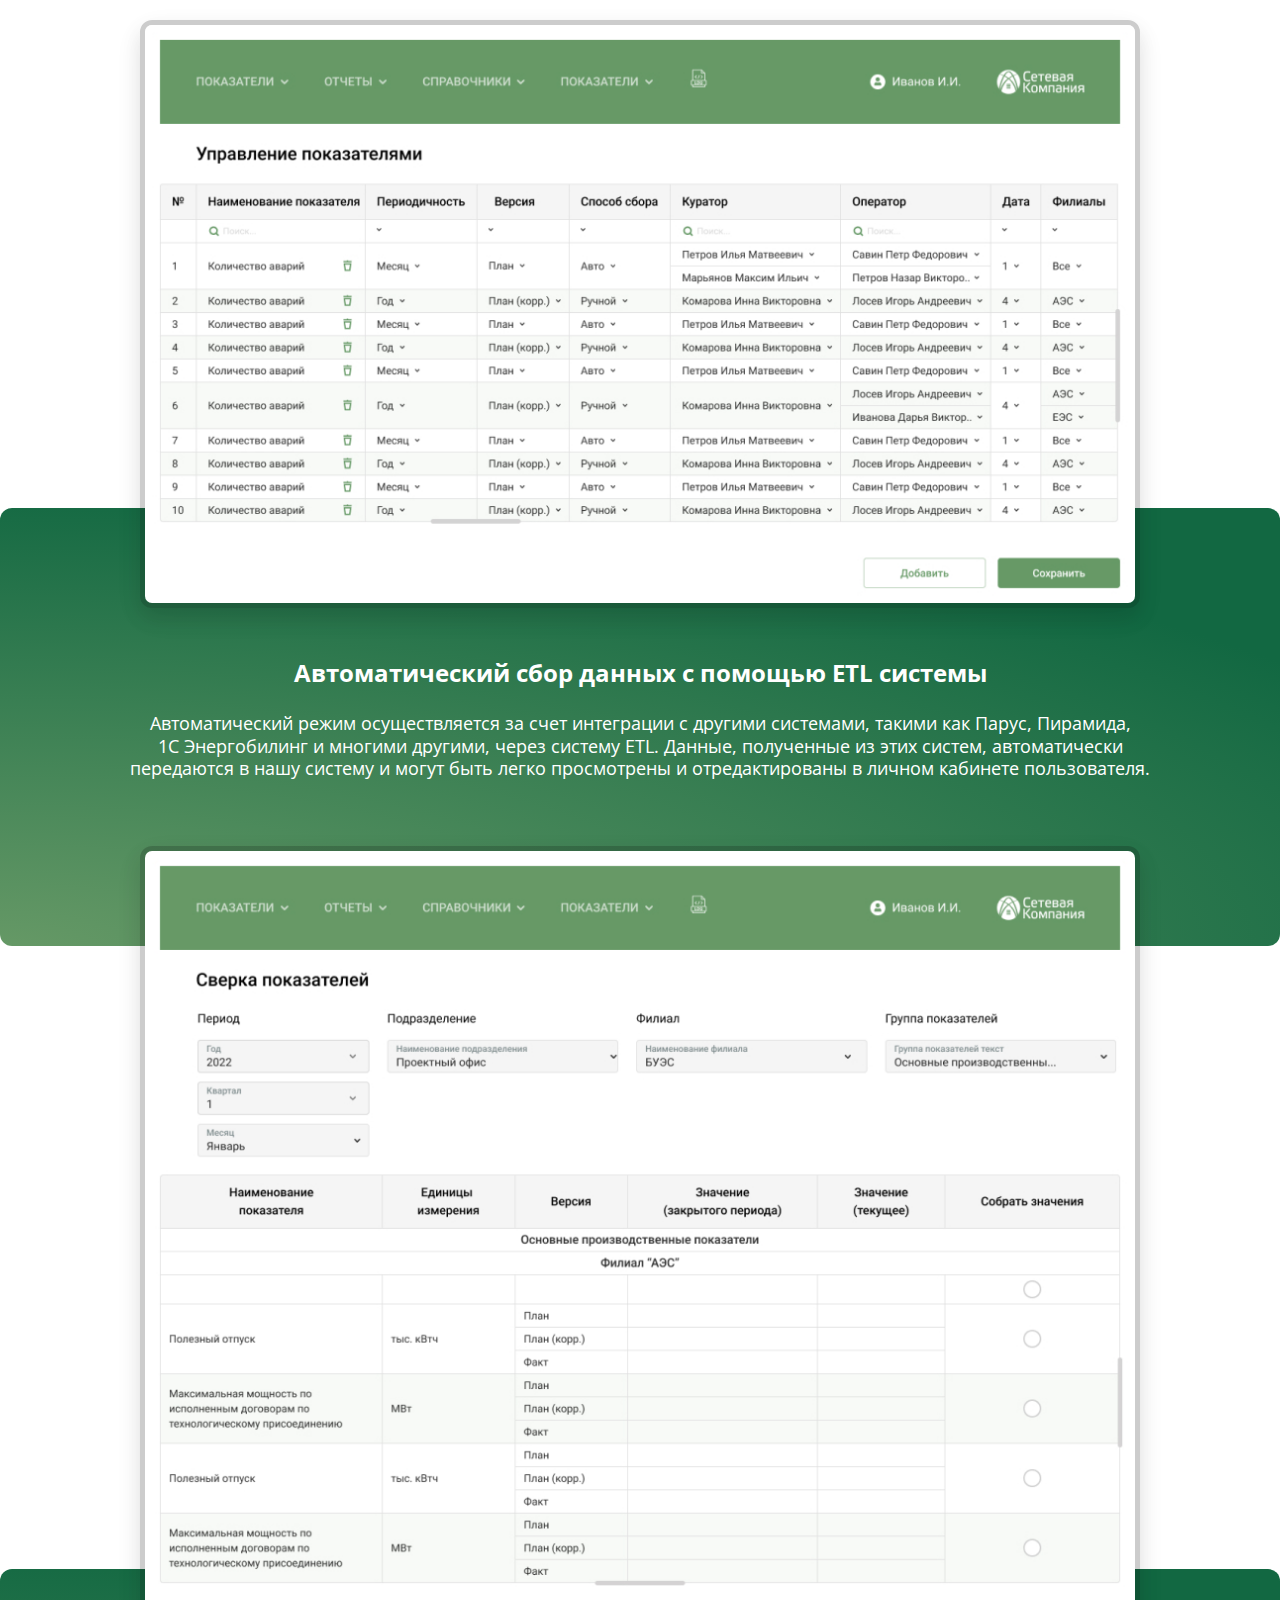
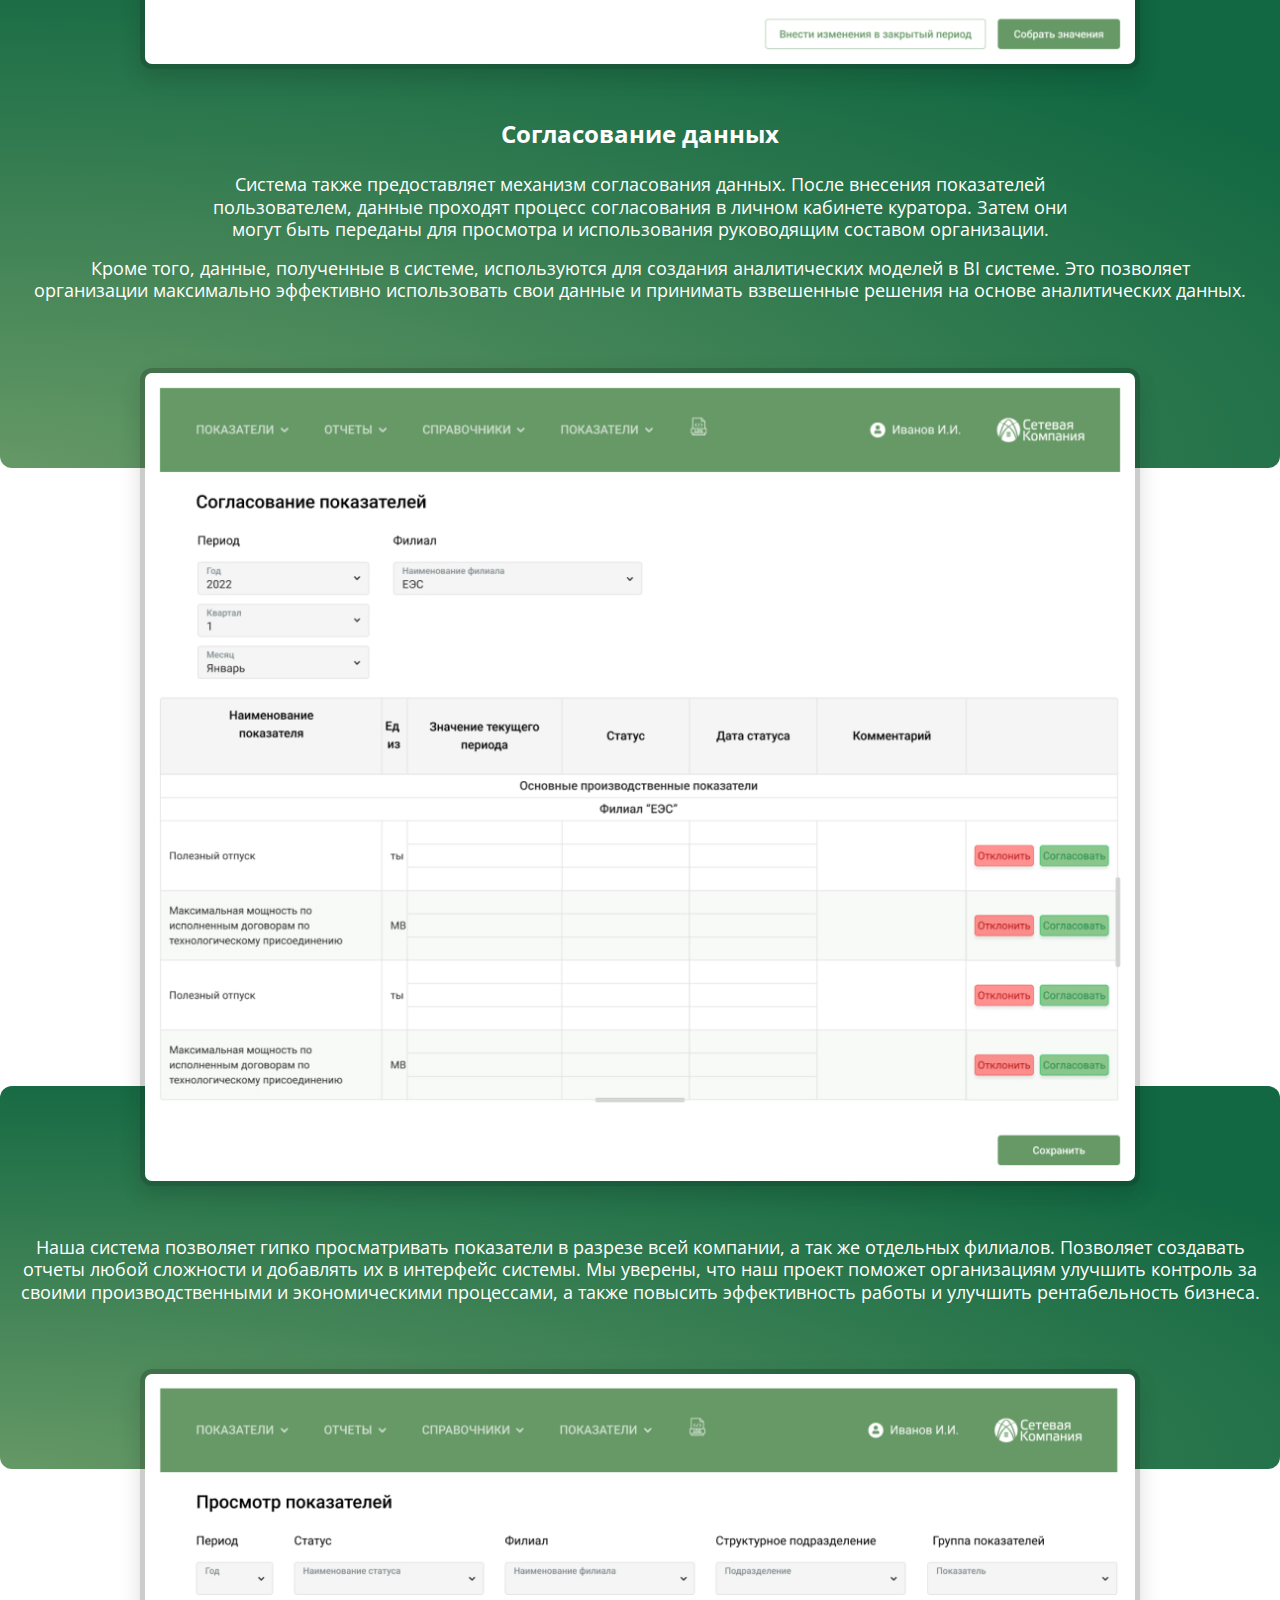
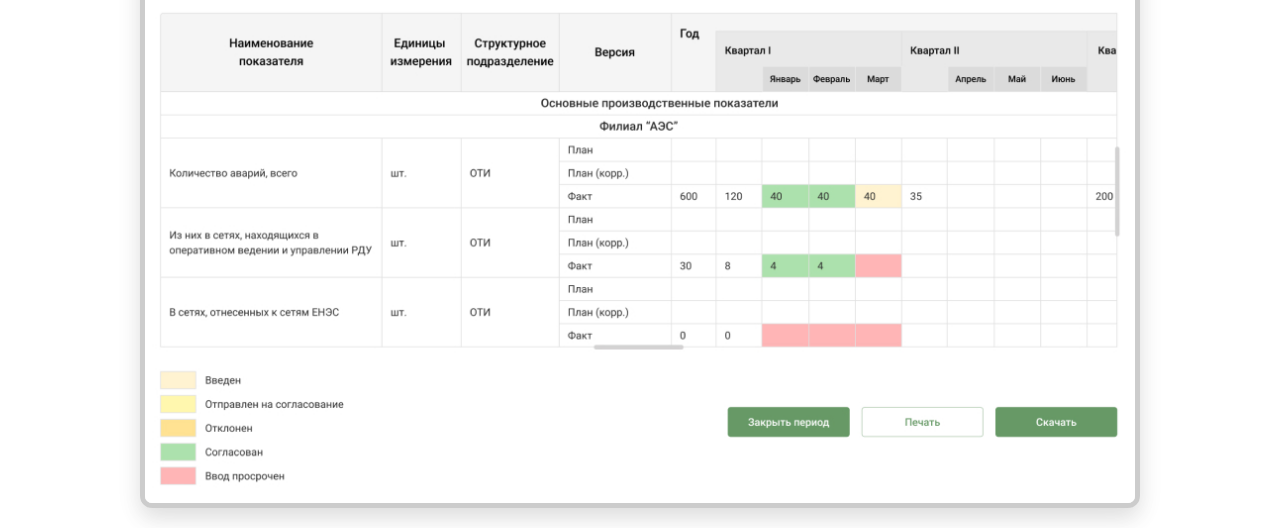
<file: asap/index.html>
<!DOCTYPE html>
<html>
<head>
    <meta http-equiv="Content-Type" content="text/html; charset=UTF-8">
    <meta http-equiv="X-UA-Compatible" content="IE=edge">
    <meta name="viewport" content="width=device-width, initial-scale=1.0">
    
    <link rel="icon" href="./favicon.ico" type="image/x-icon"> 
    <link rel="shortcut icon" href="./favicon.ico" type="image/x-icon">

    <link rel="preconnect" href="https://fonts.googleapis.com">
    <link rel="preconnect" href="https://fonts.gstatic.com" crossorigin>
    <link href="https://fonts.googleapis.com/css2?family=Open+Sans:ital,wght@0,300..800;1,300..800&display=swap" rel="stylesheet">

    <link href="./style.css" rel="stylesheet" type="text/css">

    <title>Портфолио АСАП</title>

<body>
    <div class="SGV-asap">
        <div class="SGV-container">
            <img src="./1.jpg">
            <div class="SGV-block">
                <h2>Автоматический сбор данных с помощью ETL системы</h2>
                <p>Автоматический режим осуществляется за счет интеграции с другими системами, такими как Парус, Пирамида, 1С Энергобилинг и многими другими, через систему ETL. Данные, полученные из этих систем, автоматически передаются в нашу систему и могут быть легко просмотрены и отредактированы в личном кабинете пользователя.</p>
            </div>
            <img src="./2.jpg">
            <div class="SGV-block">
                <h2>Согласование данных</h2>
                <p>Система также предоставляет механизм согласования данных. После внесения показателей пользователем, данные проходят процесс согласования в личном кабинете куратора. Затем они могут быть переданы для просмотра и использования руководящим составом организации.</p>
                <p>Кроме того, данные, полученные в системе, используются для создания аналитических моделей в BI системе. Это позволяет организации максимально эффективно использовать свои данные и принимать взвешенные решения на основе аналитических данных.</p>
            </div>
            <img src="./3.jpg">
            <div class="SGV-block">
                <p>Наша система позволяет гипко просматривать показатели в разрезе всей компании, а так же отдельных филиалов. Позволяет создавать отчеты любой сложности и добавлять их в интерфейс системы. Мы уверены, что наш проект поможет организациям улучшить контроль за своими производственными и экономическими процессами, а также повысить эффективность работы и улучшить рентабельность бизнеса.</p>
            </div>
            <img src="./4.jpg">
        </div>
    </div>
</body>
</html>
</file>
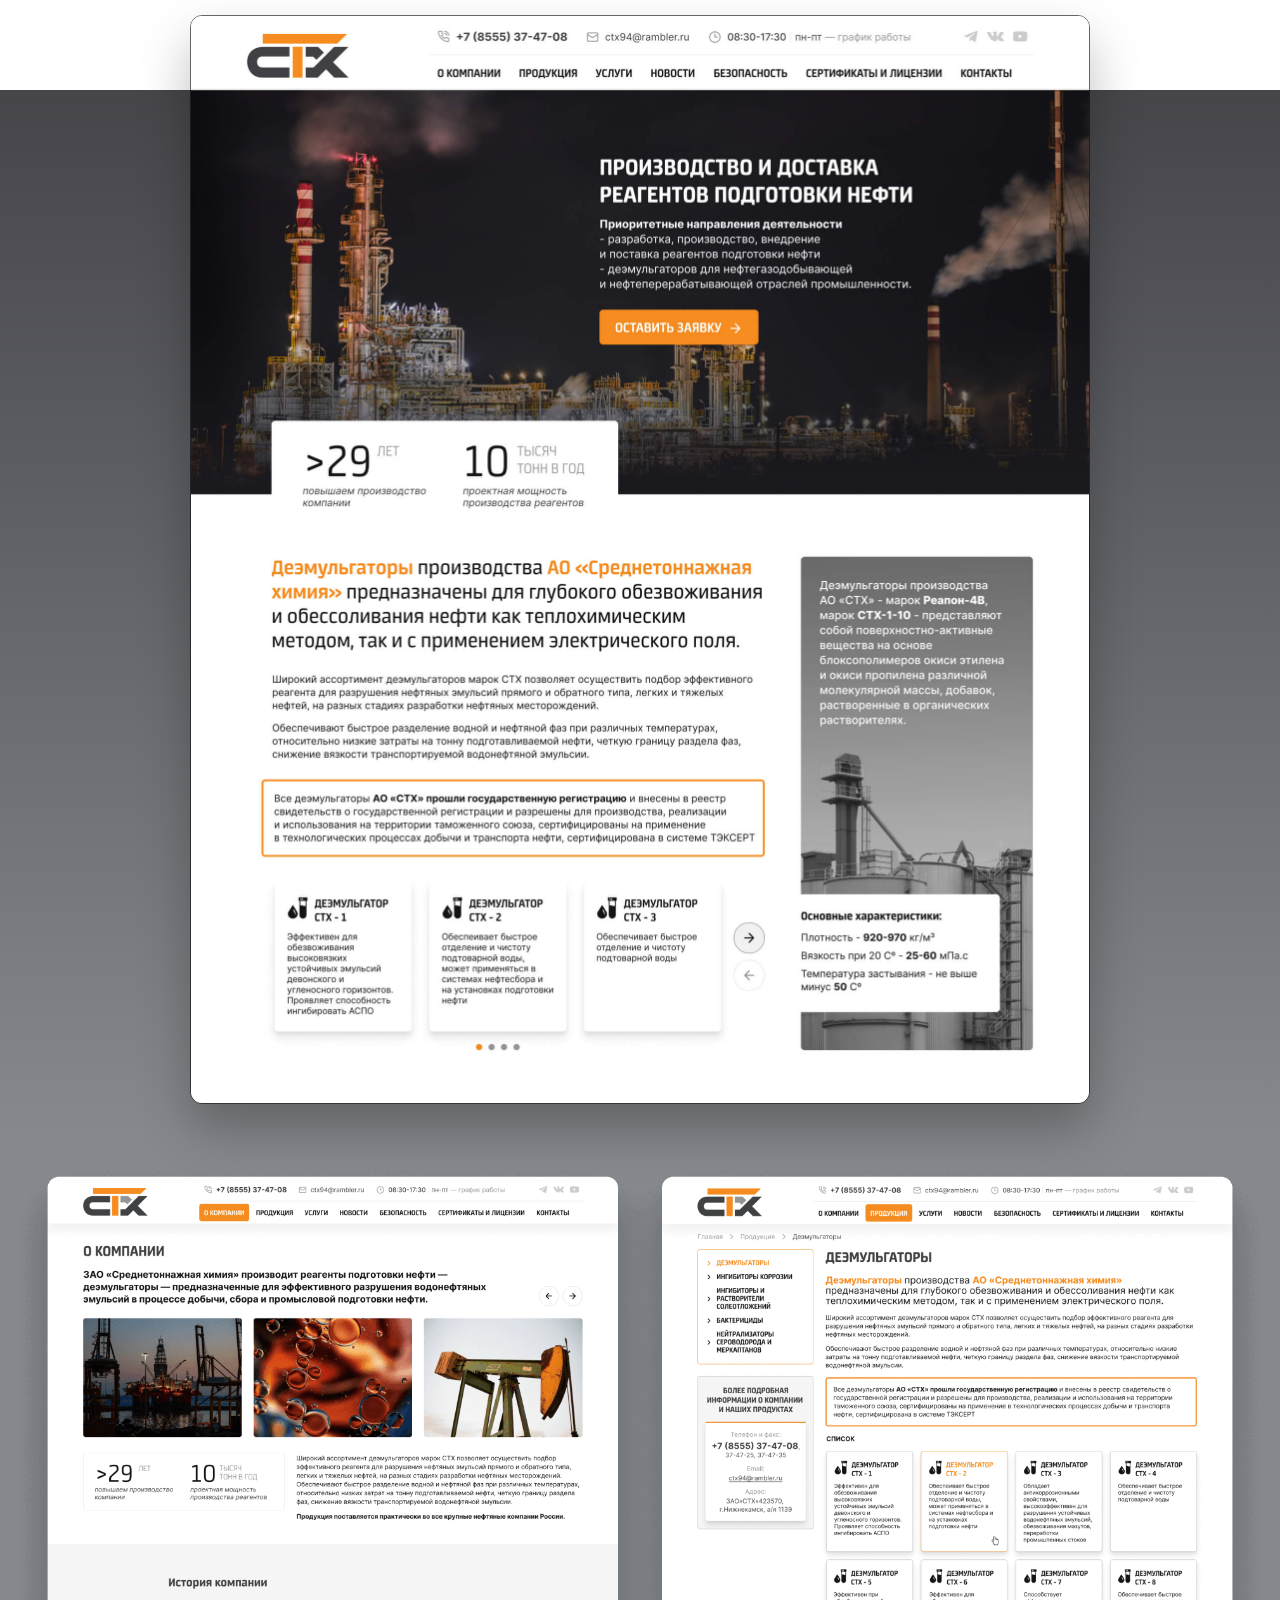
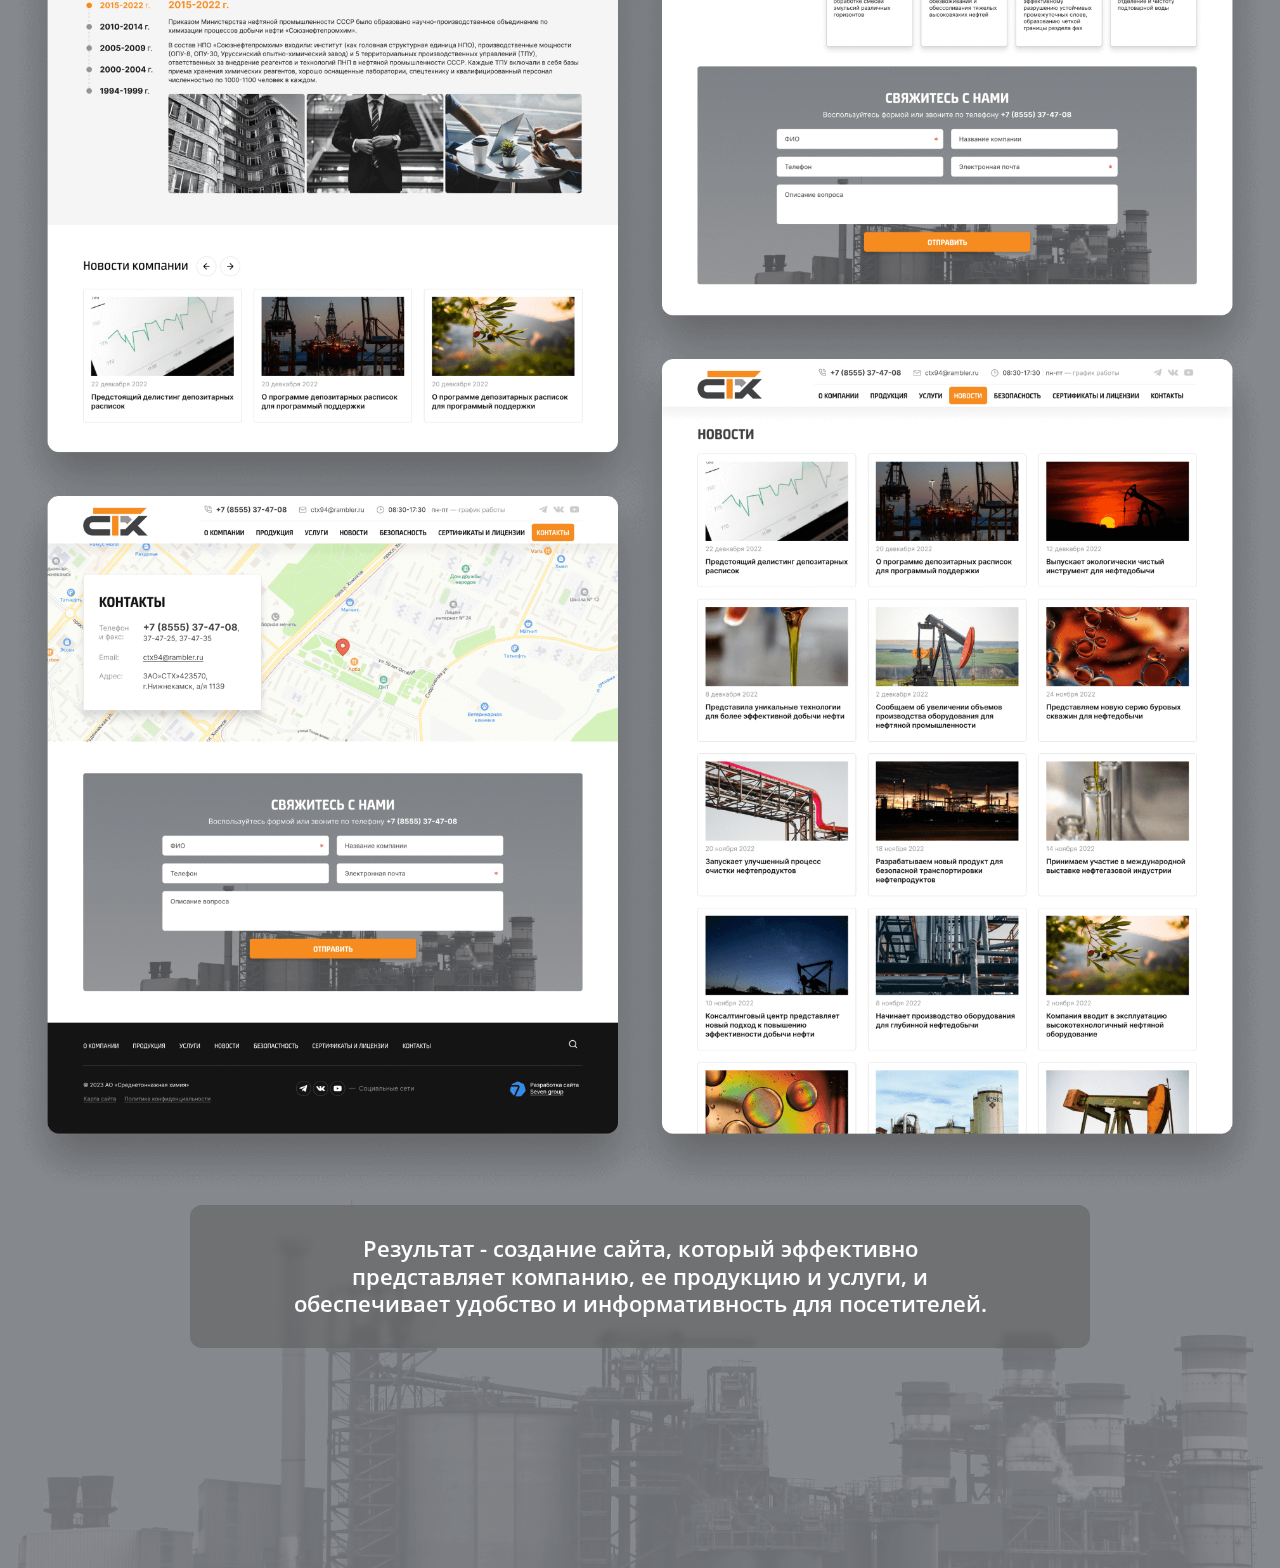
<file: ctx/index.html>
<!DOCTYPE html>
<html>
<head>
    <meta http-equiv="Content-Type" content="text/html; charset=UTF-8">
    <meta http-equiv="X-UA-Compatible" content="IE=edge">
    <meta name="viewport" content="width=device-width, initial-scale=1.0">
    
    <link rel="icon" href="./favicon.ico" type="image/x-icon"> 
    <link rel="shortcut icon" href="./favicon.ico" type="image/x-icon">

    <link rel="preconnect" href="https://fonts.googleapis.com">
    <link rel="preconnect" href="https://fonts.gstatic.com" crossorigin>
    <link href="https://fonts.googleapis.com/css2?family=Open+Sans:ital,wght@0,300..800;1,300..800&display=swap" rel="stylesheet">

    <link href="./style.css" rel="stylesheet" type="text/css">

    <title>Портфолио CTX</title>

<body>
    <div class="SGV-stx">
        <div class="SGV-stx_top">
            <div class="SGV-stx_top_bg">
                <img src="./img1.jpg">
            </div>
        </div>
        <div class="SGV-stx_bg">
            <div class="SGV-container">
                <img src="./img2.png">
                <div class="SGV-stx_text">
                    Результат - создание сайта, который эффективно представляет компанию, ее продукцию и услуги, и обеспечивает удобство и информативность для посетителей.
                </div>
            </div>
        </div>
    </div>
</body>
</html>
</file>
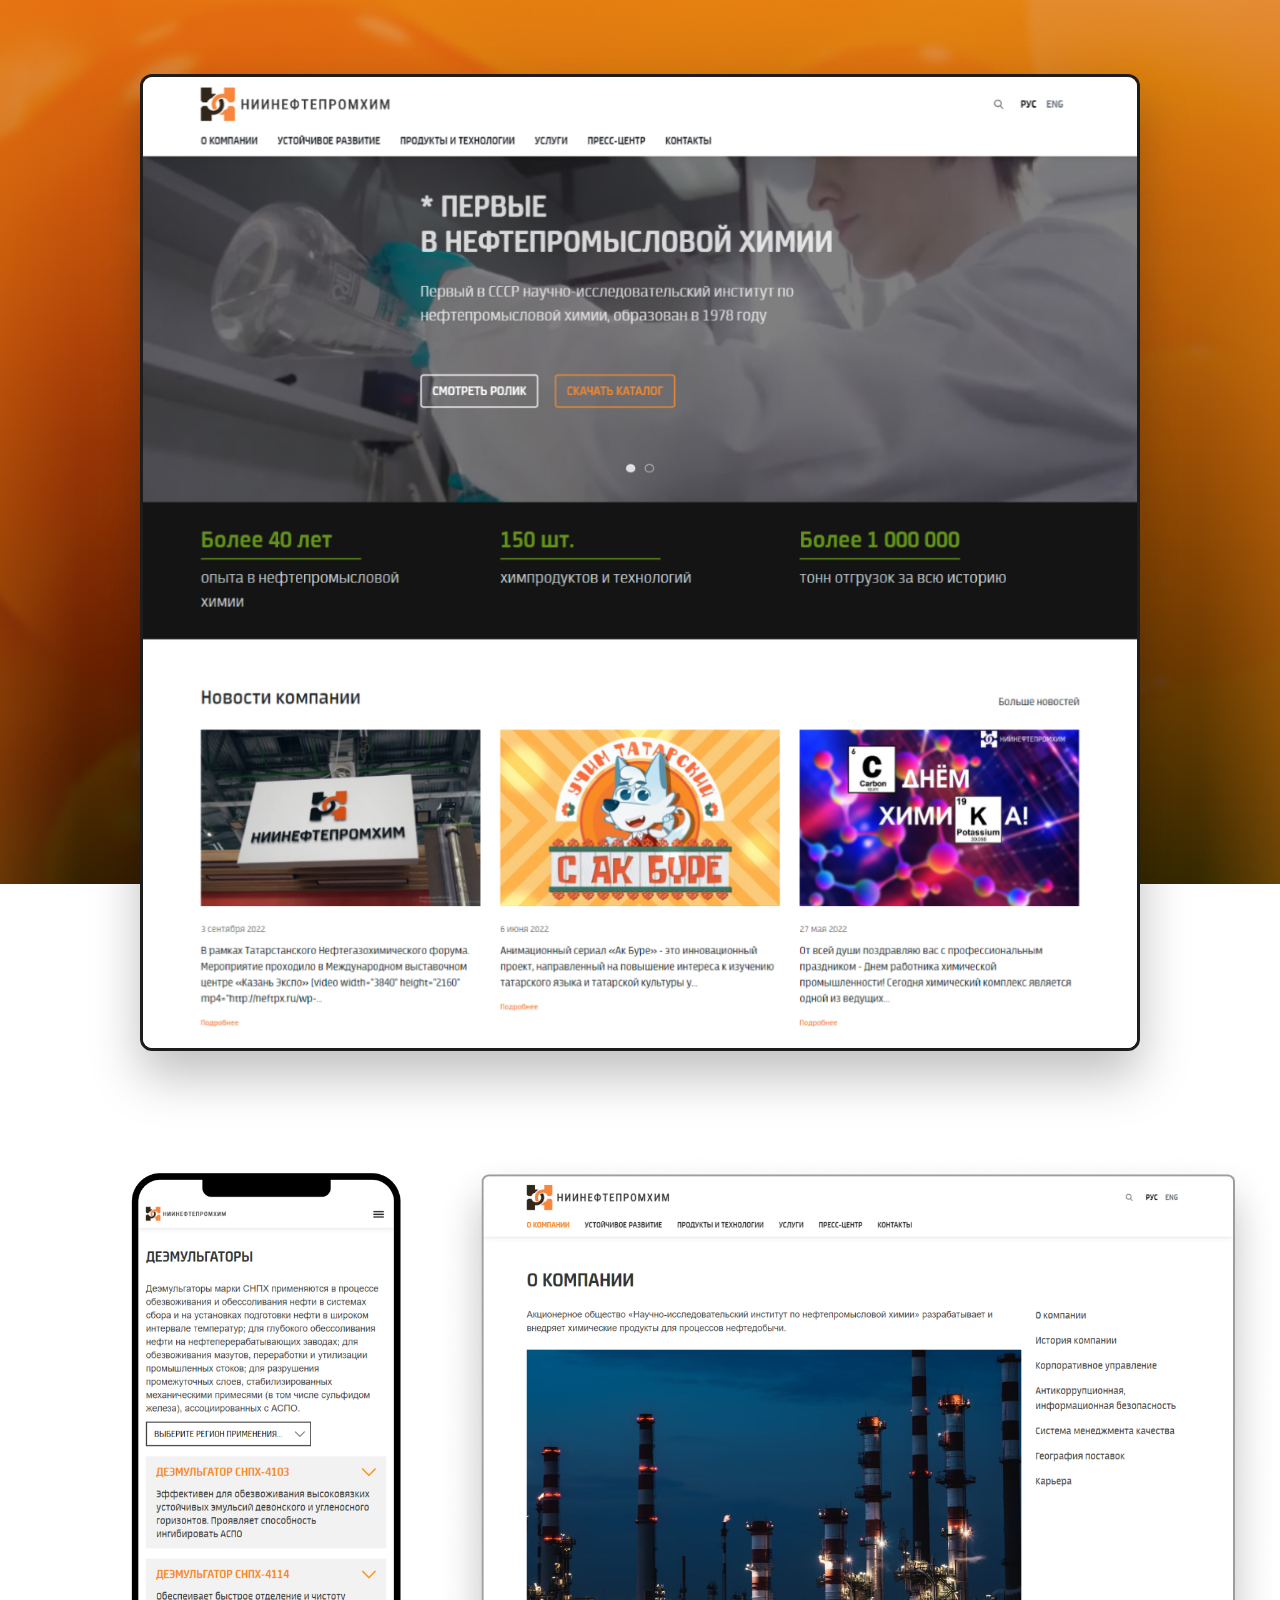
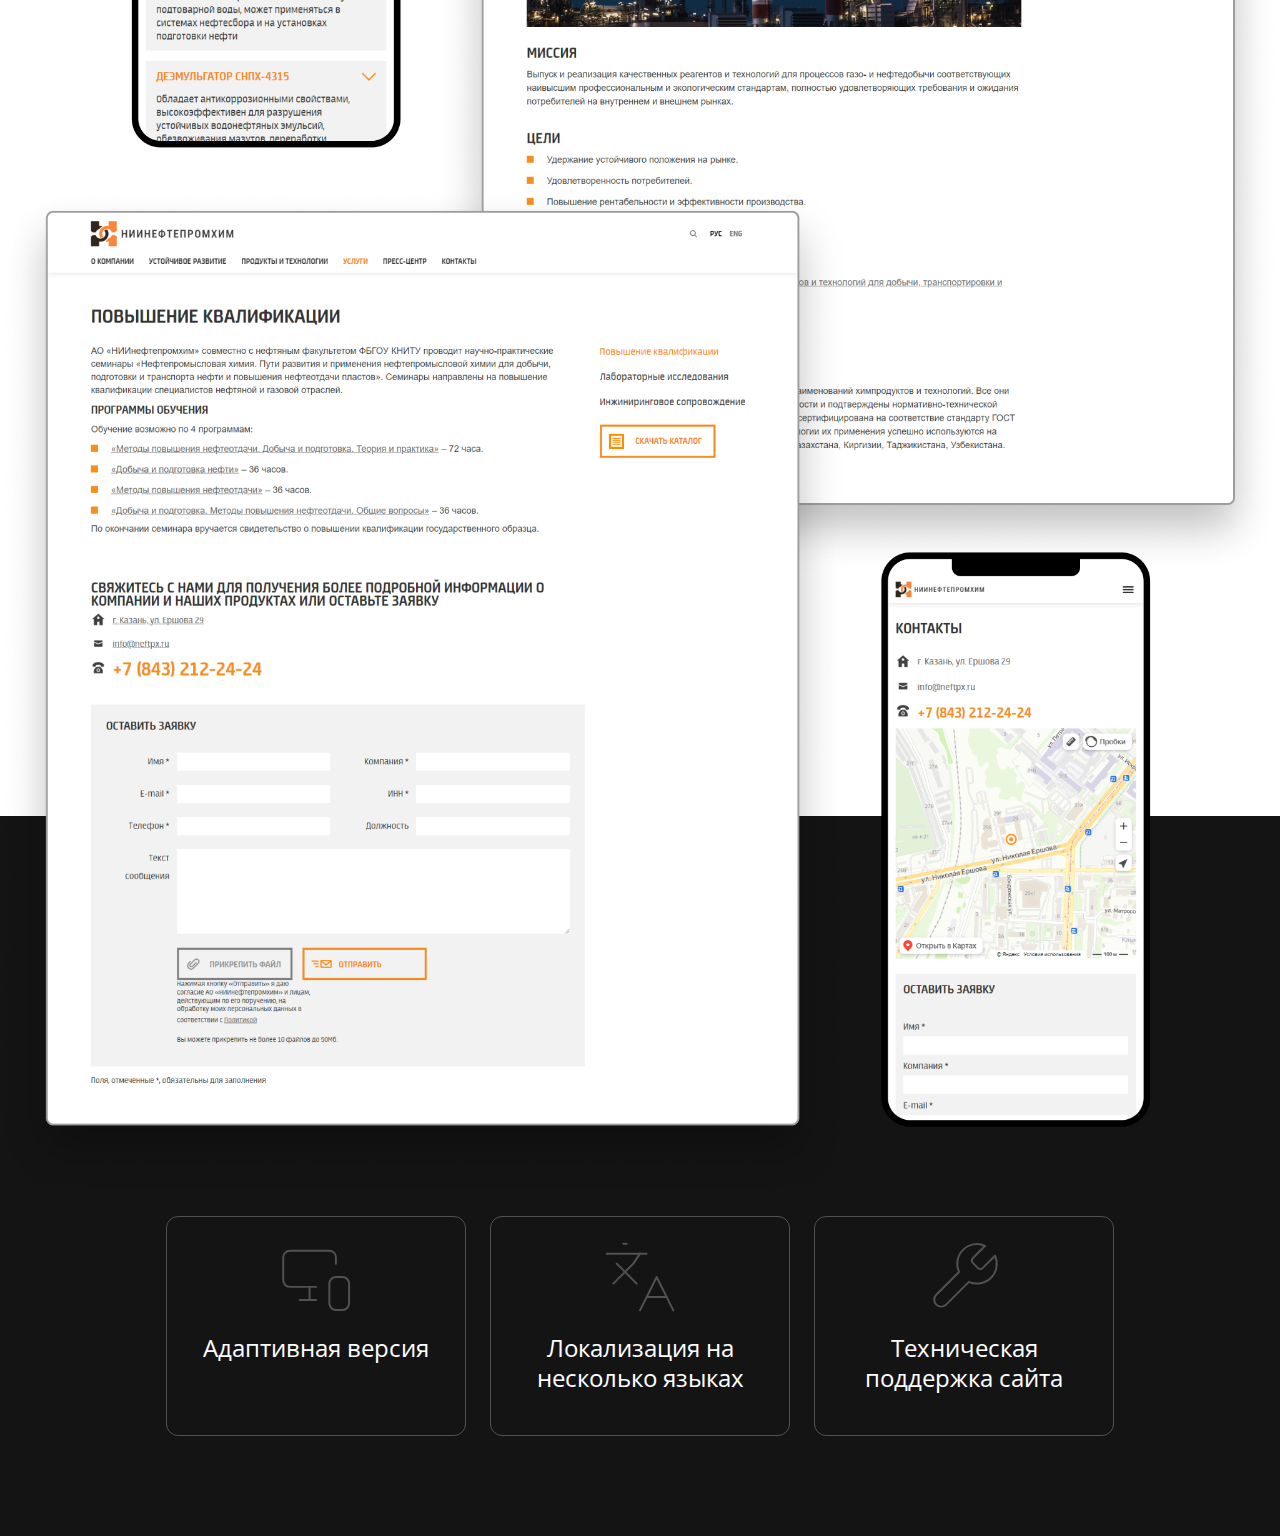
<file: neftpx/index.html>
<!DOCTYPE html>
<html>
<head>
    <meta http-equiv="Content-Type" content="text/html; charset=UTF-8">
    <meta http-equiv="X-UA-Compatible" content="IE=edge">
    <meta name="viewport" content="width=device-width, initial-scale=1.0">
    
    <link rel="icon" href="./favicon.ico" type="image/x-icon"> 
    <link rel="shortcut icon" href="./favicon.ico" type="image/x-icon">

    <link rel="preconnect" href="https://fonts.googleapis.com">
    <link rel="preconnect" href="https://fonts.gstatic.com" crossorigin>
    <link href="https://fonts.googleapis.com/css2?family=Open+Sans:ital,wght@0,300..800;1,300..800&display=swap" rel="stylesheet">

    <link href="./style.css" rel="stylesheet" type="text/css">

    <title>Портфолио neftpx</title>

<body>
    <div class="SVG-neftpx">
    <div class="SGV-background-orange">
        <img src="./fon.jpg">
    </div>
    <div class="SGV-container">
        <img class="SGV-img1" src="./neftpx1.jpg">
        <img class="SGV-img2" src="./neftpx2.png">
    </div>
    <div class="SGV-blackfon">
        <ul>
            <li>
                <svg class="SGV-icon-1">
                    <use xlink:href="#SGV-icon-1" />
                </svg>
                Адаптивная версия
            </li>
            <li>
                <svg class="SGV-icon-2">
                    <use xlink:href="#SGV-icon-2" />
                </svg>
                Локализация на несколько языках
            </li>
            <li>
                <svg class="SGV-icon-3">
                    <use xlink:href="#SGV-icon-3" />
                </svg>
                Техническая поддержка сайта
            </li>
        </ul>
    </div>
</div>
<!--sprite-->
<svg
    style="position: absolute; width: 0; height: 0"
    width="0"
    height="0"
    version="1.1"
    xmlns="http://www.w3.org/2000/svg"
    xmlns:xlink="http://www.w3.org/1999/xlink"
>
    <defs>
        <symbol id="SGV-icon-1" viewBox="0 0 81 80">
            <path d="M60.6663 26.6666V20C60.6663 18.2319 59.964 16.5362 58.7137 15.2859C57.4635 14.0357 55.7678 13.3333 53.9997 13.3333H13.9997C12.2316 13.3333 10.5359 14.0357 9.28563 15.2859C8.03539 16.5362 7.33301 18.2319 7.33301 20V43.3333C7.33301 45.1014 8.03539 46.7971 9.28563 48.0474C10.5359 49.2976 12.2316 50 13.9997 50H40.6663" stroke="#515151" stroke-width="2" stroke-linecap="round" stroke-linejoin="round"/>
            <path d="M34 63.3333V50.1333V60.6333" stroke="#515151" stroke-width="2" stroke-linecap="round" stroke-linejoin="round"/>
            <path d="M24 63.3334H40.6667" stroke="#515151" stroke-width="2" stroke-linecap="round" stroke-linejoin="round"/>
            <path d="M67.3333 40H60.6667C56.9848 40 54 42.9848 54 46.6667V66.6667C54 70.3486 56.9848 73.3333 60.6667 73.3333H67.3333C71.0152 73.3333 74 70.3486 74 66.6667V46.6667C74 42.9848 71.0152 40 67.3333 40Z" stroke="#515151" stroke-width="2" stroke-linecap="round" stroke-linejoin="round"/>
        </symbol>
        <symbol id="SGV-icon-2" viewBox="0 0 80 80">
            <path d="M16.6665 26.6666L36.6665 46.6666" stroke="#515151" stroke-width="2" stroke-linecap="round" stroke-linejoin="round"/>
            <path d="M13.3335 46.6667L33.3335 26.6667L40.0002 16.6667" stroke="#515151" stroke-width="2" stroke-linecap="round" stroke-linejoin="round"/>
            <path d="M6.6665 16.6667H46.6665" stroke="#515151" stroke-width="2" stroke-linecap="round" stroke-linejoin="round"/>
            <path d="M23.3335 6.66669H26.6668" stroke="#515151" stroke-width="2" stroke-linecap="round" stroke-linejoin="round"/>
            <path d="M73.3333 73.3333L56.6667 40L40 73.3333" stroke="#515151" stroke-width="2" stroke-linecap="round" stroke-linejoin="round"/>
            <path d="M46.6665 60H66.6665" stroke="#515151" stroke-width="2" stroke-linecap="round" stroke-linejoin="round"/>
        </symbol>
        <symbol id="SGV-icon-3" viewBox="0 0 81 80">
            <path d="M49.333 21C48.7223 21.6231 48.3802 22.4608 48.3802 23.3333C48.3802 24.2059 48.7223 25.0436 49.333 25.6667L54.6663 31C55.2894 31.6108 56.1272 31.9529 56.9997 31.9529C57.8722 31.9529 58.7099 31.6108 59.333 31L71.8997 18.4333C73.5758 22.1373 74.0833 26.2641 73.3545 30.2638C72.6258 34.2635 70.6954 37.9462 67.8206 40.8209C64.9458 43.6957 61.2632 45.6261 57.2635 46.3549C53.2638 47.0836 49.137 46.5761 45.433 44.9L22.3997 67.9333C21.0736 69.2594 19.275 70.0044 17.3997 70.0044C15.5243 70.0044 13.7258 69.2594 12.3997 67.9333C11.0736 66.6073 10.3286 64.8087 10.3286 62.9333C10.3286 61.058 11.0736 59.2594 12.3997 57.9333L35.433 34.9C33.7569 31.1961 33.2494 27.0692 33.9782 23.0695C34.7069 19.0698 36.6373 15.3872 39.5121 12.5124C42.3869 9.63764 46.0695 7.70724 50.0692 6.97849C54.0689 6.24973 58.1957 6.75723 61.8997 8.43335L49.3663 20.9667L49.333 21Z" stroke="#515151" stroke-width="2" stroke-linecap="round" stroke-linejoin="round"/>
        </symbol>
    </defs>
</svg>
<!--sprite-->
</body>
</html>
</file>
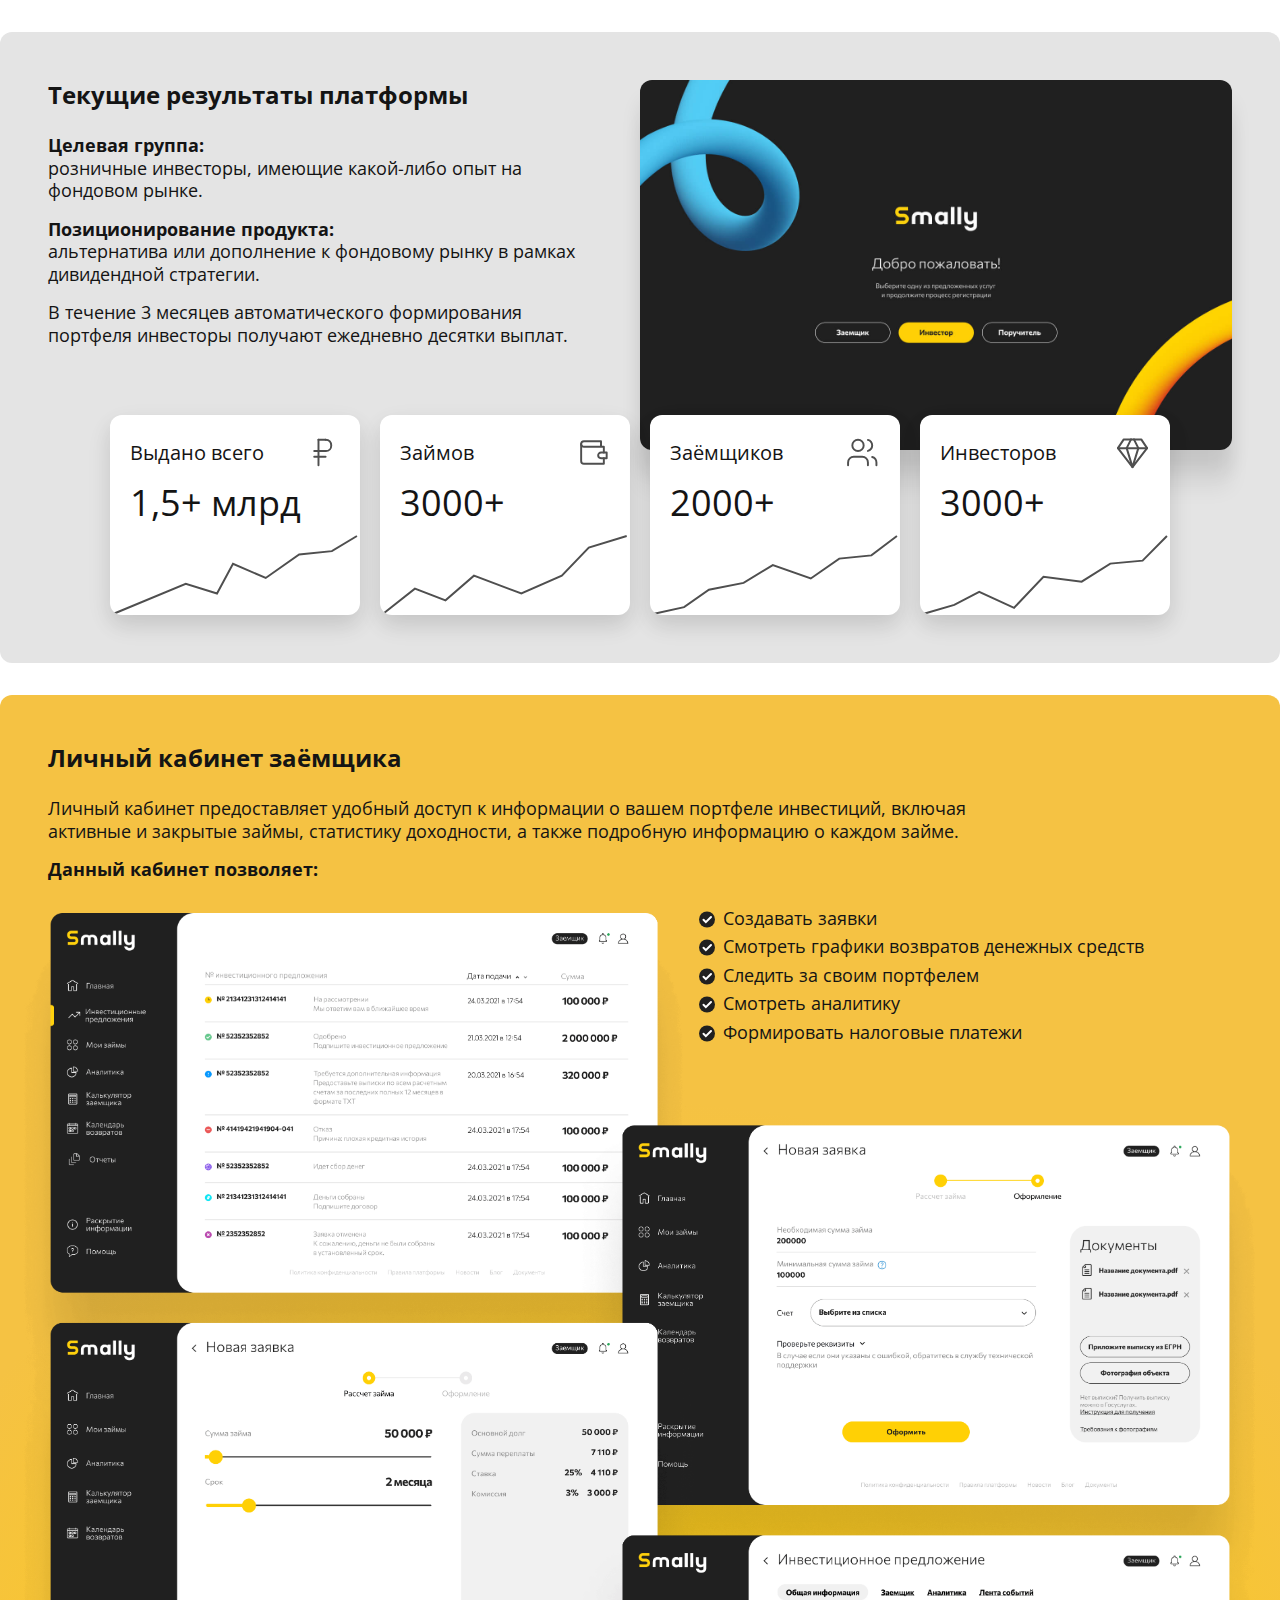
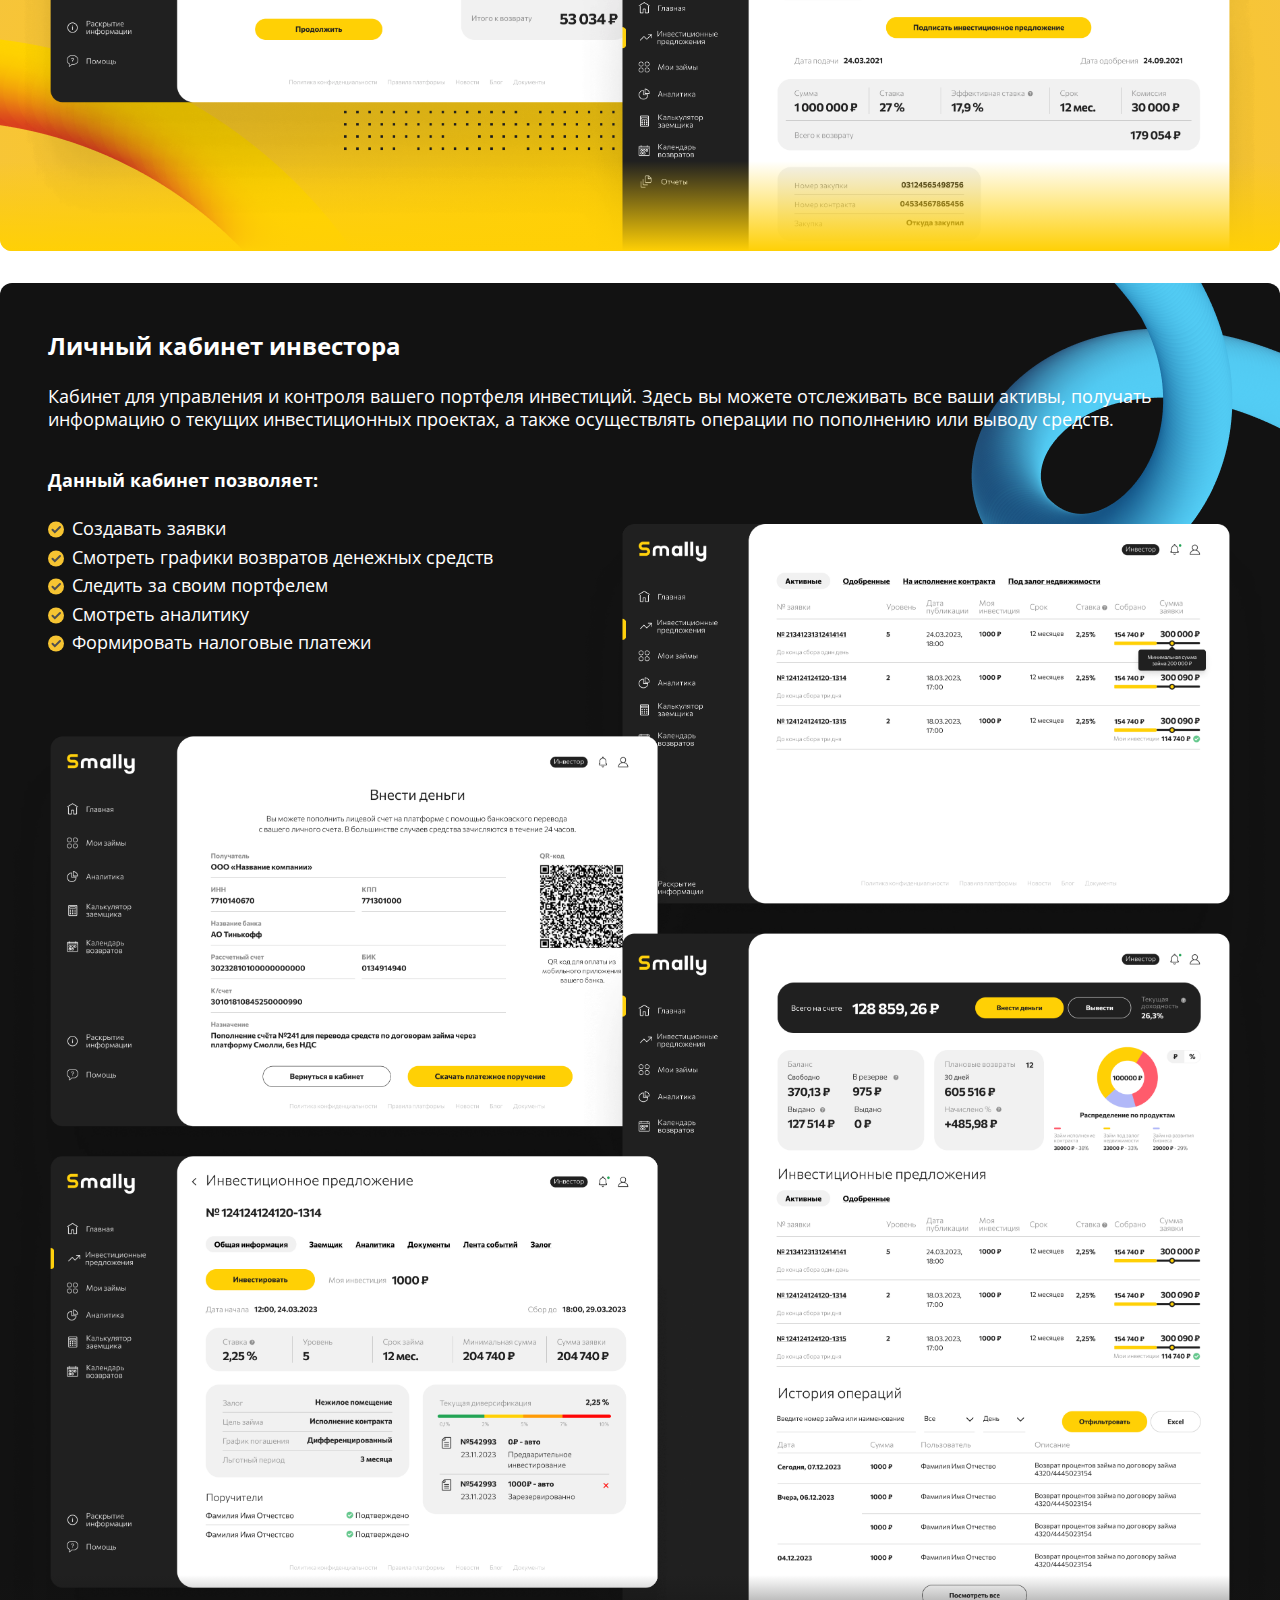
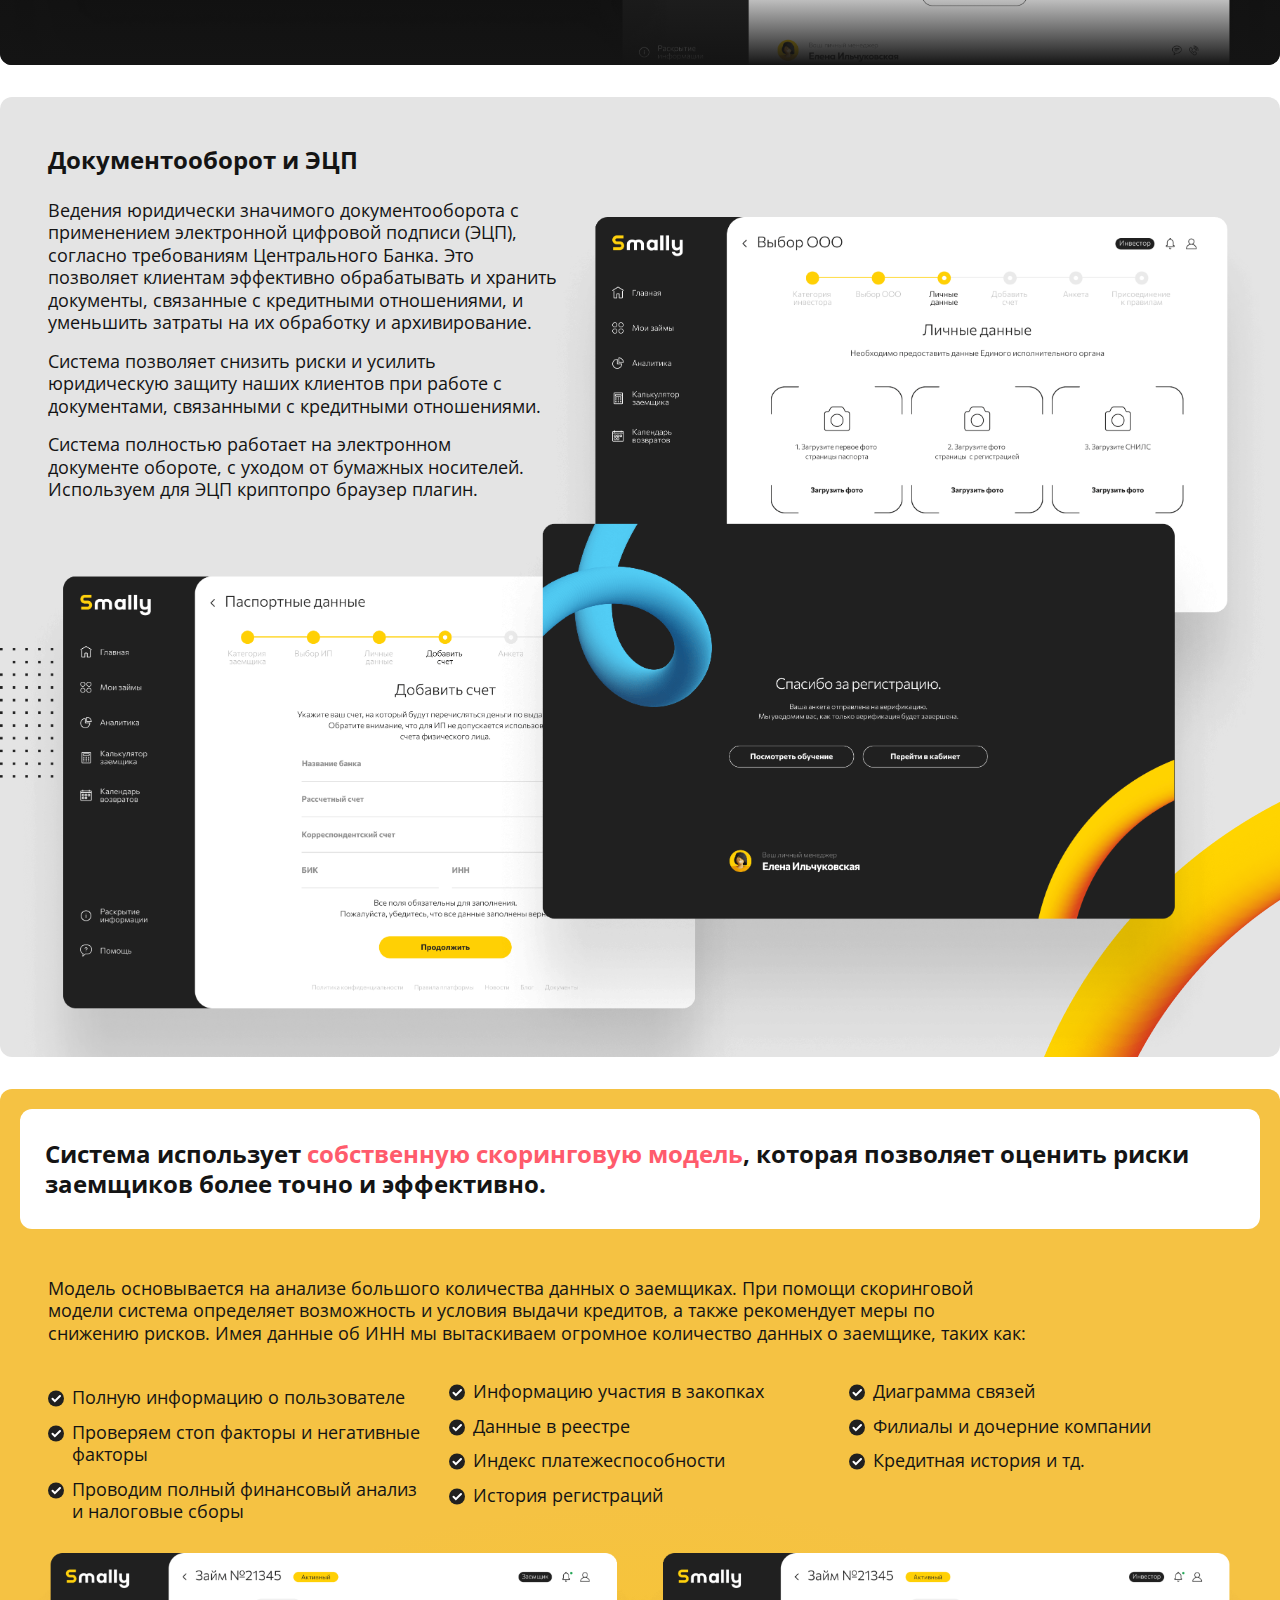
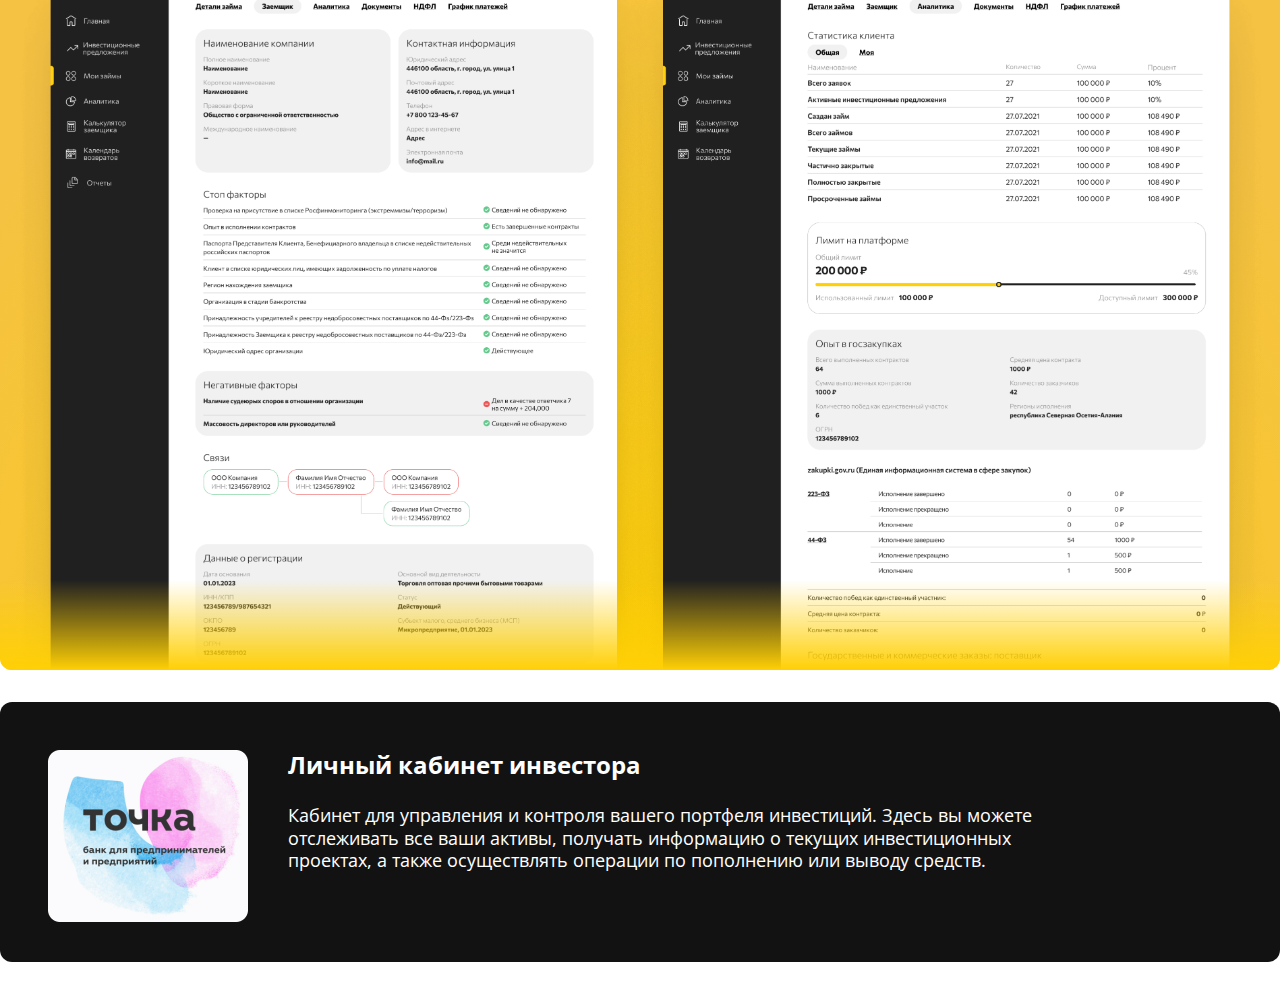
<file: smally/index.html>
<!DOCTYPE html>
<html>
<head>
    <meta http-equiv="Content-Type" content="text/html; charset=UTF-8">
    <meta http-equiv="X-UA-Compatible" content="IE=edge">
    <meta name="viewport" content="width=device-width, initial-scale=1.0">
    
    <link rel="icon" href="./favicon.ico" type="image/x-icon"> 
    <link rel="shortcut icon" href="./favicon.ico" type="image/x-icon">

    <link rel="preconnect" href="https://fonts.googleapis.com">
    <link rel="preconnect" href="https://fonts.gstatic.com" crossorigin>
    <link href="https://fonts.googleapis.com/css2?family=Open+Sans:ital,wght@0,300..800;1,300..800&display=swap" rel="stylesheet">

    <link href="./style.css" rel="stylesheet" type="text/css">

    <title>Портфолио Smally</title>

<body>
    <div class="SGV-container mb20 SVG-smally">
        <section class="SGV-section SGV-section-gray SGV-indent SGV-padding-big">
            <div class="SGV-info">
                <div class="SGV-info__text">
                    <h2>Текущие результаты платформы</h2>
                    <p><b>Целевая группа:</b> <br>розничные инвесторы, имеющие какой-либо опыт на фондовом рынке.</p>
                    <p><b>Позиционирование продукта: </b> <br>альтернатива или дополнение к фондовому рынку в рамках дивидендной стратегии.</p>
                    <p>В течение 3 месяцев  автоматического формирования портфеля инвесторы получают ежедневно десятки выплат.</p>
                </div>
                <img class="SGV-info50__img" src="./smally-1.jpg">
            </div>
            <div class="SGV-number-list">
                <div class="SGV-number-list__item">
                    <div class="SGV-number-list__item-block">
                        <div class="SGV-number-list__item-title">Выдано всего</div>
                        <svg class="icon-rub">
                            <use xlink:href="#icon-rub" />
                        </svg>
                    </div>
                    <div class="SGV-number-list__item-number">1,5+ млрд</div>
                    <svg class="icon-g1">
                        <use xlink:href="#icon-g1" />
                    </svg>
                </div>
                <div class="SGV-number-list__item">
                    <div class="SGV-number-list__item-block">
                        <div class="SGV-number-list__item-title">Займов</div>
                        <svg class="icon-loan">
                            <use xlink:href="#icon-loan" />
                        </svg>
                    </div>
                    <div class="SGV-number-list__item-number">3000+</div>
                    <svg class="icon-g2">
                        <use xlink:href="#icon-g2" />
                    </svg>
                </div>
                <div class="SGV-number-list__item">
                    <div class="SGV-number-list__item-block">
                        <div class="SGV-number-list__item-title">Заёмщиков</div>
                        <svg class="icon-user">
                            <use xlink:href="#icon-user" />
                        </svg>
                    </div>
                    <div class="SGV-number-list__item-number">2000+</div>
                    <svg class="icon-g3">
                        <use xlink:href="#icon-g3" />
                    </svg>
                </div>
                <div class="SGV-number-list__item">
                    <div class="SGV-number-list__item-block">
                        <div class="SGV-number-list__item-title">Инвесторов</div>
                        <svg class="icon-inv">
                            <use xlink:href="#icon-inv" />
                        </svg>
                    </div>
                    <div class="SGV-number-list__item-number">3000+</div>
                    <svg class="icon-g4">
                        <use xlink:href="#icon-g4" />
                    </svg>
                </div>
            </div>
        </section>
        <section class="SGV-section SGV-section-yellow SGV-indent">
            <div class="SGV-padding SGV-zn2">
                <h2>Личный кабинет заёмщика</h2>
                <p>Личный кабинет предоставляет удобный доступ к информации о вашем портфеле инвестиций, включая активные и закрытые займы, статистику доходности, а также подробную информацию о каждом займе.</p>
                <b>Данный кабинет позволяет:</b>
                <ul class="SGV-ul-right">
                    <li>Создавать заявки</li>
                    <li>Смотреть графики возвратов денежных средств</li>
                    <li>Следить за своим портфелем</li>
                    <li>Смотреть аналитику</li>
                    <li>Формировать налоговые платежи</li>
                </ul>
            </div>
            <picture>
                <source srcset="./smally-2.png" media="(min-width: 1024px)" />
                <img src="./smally-2-mini.png" />
              </picture>
        </section>
        <section class="SGV-section SGV-section-black SGV-indent">
            <div class="SGV-padding SGV-zn2">
                <h2>Личный кабинет инвестора</h2>
                <p>Кабинет для управления и контроля вашего портфеля инвестиций. Здесь вы можете отслеживать все ваши активы, получать информацию о текущих инвестиционных проектах, а также осуществлять операции по пополнению или выводу средств.</p>
                <br>
                <b>Данный кабинет позволяет:</b>
                <ul>
                    <li>Создавать заявки</li>
                    <li>Смотреть графики возвратов денежных средств</li>
                    <li>Следить за своим портфелем</li>
                    <li>Смотреть аналитику</li>
                    <li>Формировать налоговые платежи</li>
                </ul>
            </div>
            <picture>
                <source srcset="./smally-3.png" media="(min-width: 1024px)" />
                <img src="./smally-3-mini.png" />
              </picture>
        </section>
        <section class="SGV-section SGV-section-gray2 SGV-indent">
            <div class="SGV-padding SGV-w50">
                <h2>Документооборот и ЭЦП</h2>
                <p>Ведения юридически значимого документооборота с применением электронной цифровой подписи (ЭЦП), согласно требованиям Центрального Банка. Это позволяет клиентам эффективно обрабатывать и хранить документы, связанные с кредитными отношениями, и уменьшить затраты на их обработку и архивирование.</p>
                <p>Система позволяет снизить риски и усилить юридическую защиту наших клиентов при работе с документами, связанными с кредитными отношениями.</p>
                <p>Система полностью работает на электронном документе обороте, с уходом от бумажных носителей. Используем для ЭЦП криптопро браузер плагин.</p>
            </div>
            <picture>
                <source srcset="./smally-4.png" media="(min-width: 1024px)" />
                <img src="./smally-4-mini.png" />
              </picture>
        </section>
        <section class="SGV-section SGV-section-yellow2 SGV-indent">
            <div class="SGV-selected">Система использует <span>собственную скоринговую модель</span>, которая позволяет оценить риски заемщиков более точно и эффективно.</div>
            <div class="SGV-padding">
                <p>Модель основывается на анализе большого количества данных о заемщиках. При помощи скоринговой модели система определяет возможность и условия выдачи кредитов, а также рекомендует меры по снижению рисков. Имея данные об ИНН мы вытаскиваем огромное количество данных о заемщике, таких как:</p>
                <ul class="SGV-column3">
                    <li>Полную информацию о пользователе</li>
                    <li>Проверяем стоп факторы и негативные факторы</li>
                    <li>Проводим полный финансовый анализ и налоговые сборы</li>
                    <li>Информацию участия в закопках</li>
                    <li>Данные в реестре</li>
                    <li>Индекс платежеспособности</li>
                    <li>История регистраций</li>
                    <li>Диаграмма связей</li>
                    <li>Филиалы и дочерние компании</li>
                    <li>Кредитная история и тд.</li>
                </ul>
            </div>
            <picture>
                <img src="./smally-5.png" />
            </picture>
        </section>
        <section class="SGV-section SGV-section-black2 SGV-indent">
            <div class="SGV-padding-big">
                <img src="./tochka.png">
                <h2>Личный кабинет инвестора</h2>
                <p>Кабинет для управления и контроля вашего портфеля инвестиций. Здесь вы можете отслеживать все ваши активы, получать информацию о текущих инвестиционных проектах, а также осуществлять операции по пополнению или выводу средств.</p>
            </div>
            <div class="clearfix"></div>
        </section>
    </div>
<!--sprite-->
<svg
    style="position: absolute; width: 0; height: 0"
    width="0"
    height="0"
    version="1.1"
    xmlns="http://www.w3.org/2000/svg"
    xmlns:xlink="http://www.w3.org/1999/xlink"
>
    <defs>
    <symbol id="icon-rub" viewBox="0 0 36 35">
        <path d="M21.1666 16.0417C28.9439 16.0417 28.9439 4.375 21.1666 4.375" stroke="#4F4F4F" stroke-width="2" stroke-linecap="round" stroke-linejoin="round"/>
        <path d="M9.5 16.0416H21.1667" stroke="#4F4F4F" stroke-width="2" stroke-linecap="round" stroke-linejoin="round"/>
        <path d="M9.5 21.875H21.1667" stroke="#4F4F4F" stroke-width="2" stroke-linecap="round" stroke-linejoin="round"/>
        <path d="M13.875 30.625V4.375" stroke="#4F4F4F" stroke-width="2" stroke-linecap="round" stroke-linejoin="round"/>
        <path d="M13.875 4.375H21.1667" stroke="#4F4F4F" stroke-width="2" stroke-linecap="round" stroke-linejoin="round"/>
    </symbol>
    <symbol id="icon-g1" viewBox="0 0 252 82">
        <path d="M1 81L75.5156 50L107.557 60L123.951 29.5L157.483 44L191.76 20L225.292 16.5L251 1" stroke="#4F4F4F" stroke-width="2"/>
    </symbol>
    <symbol id="icon-loan" viewBox="0 0 36 35">
        <path d="M29.6667 17.5V11.6667H9.25004C8.47649 11.6667 7.73463 11.3594 7.18765 10.8124C6.64066 10.2655 6.33337 9.52359 6.33337 8.75004C6.33337 7.14587 7.64587 5.83337 9.25004 5.83337H26.75V11.6667" stroke="#4F4F4F" stroke-width="2" stroke-linecap="round" stroke-linejoin="round"/>
        <path d="M6.33337 8.75V26.25C6.33337 27.8542 7.64587 29.1667 9.25004 29.1667H29.6667V23.3333" stroke="#4F4F4F" stroke-width="2" stroke-linecap="round" stroke-linejoin="round"/>
        <path d="M26.75 17.5C25.9765 17.5 25.2346 17.8073 24.6876 18.3543C24.1407 18.9013 23.8334 19.6431 23.8334 20.4167C23.8334 22.0208 25.1459 23.3333 26.75 23.3333H32.5834V17.5H26.75Z" stroke="#4F4F4F" stroke-width="2" stroke-linecap="round" stroke-linejoin="round"/>
    </symbol>
    <symbol id="icon-g2" viewBox="0 0 252 82">
        <path d="M0.75 81L33.6349 55.0351L65.025 66.9649L94.173 41.7018L142.753 59.9474L184.233 41.7018L211.886 12.9298L250.75 1" stroke="#4F4F4F" stroke-width="2"/>
    </symbol>
    <symbol id="icon-user" viewBox="0 0 36 35">
        <path d="M23.5833 30.625V27.7083C23.5833 26.1612 22.9687 24.6775 21.8747 23.5835C20.7808 22.4896 19.2971 21.875 17.75 21.875H8.99996C7.45286 21.875 5.96913 22.4896 4.87517 23.5835C3.78121 24.6775 3.16663 26.1612 3.16663 27.7083V30.625" stroke="#4F4F4F" stroke-width="2" stroke-linecap="round" stroke-linejoin="round"/>
        <path d="M13.375 16.0417C16.5966 16.0417 19.2083 13.43 19.2083 10.2083C19.2083 6.98667 16.5966 4.375 13.375 4.375C10.1533 4.375 7.54163 6.98667 7.54163 10.2083C7.54163 13.43 10.1533 16.0417 13.375 16.0417Z" stroke="#4F4F4F" stroke-width="2" stroke-linecap="round" stroke-linejoin="round"/>
        <path d="M32.3334 30.625V27.7083C32.3324 26.4158 31.9022 25.1603 31.1104 24.1388C30.3185 23.1173 29.2098 22.3877 27.9584 22.0646" stroke="#4F4F4F" stroke-width="2" stroke-linecap="round" stroke-linejoin="round"/>
        <path d="M23.5834 4.56458C24.8381 4.88585 25.9503 5.6156 26.7445 6.63878C27.5387 7.66196 27.9698 8.92037 27.9698 10.2156C27.9698 11.5109 27.5387 12.7693 26.7445 13.7925C25.9503 14.8156 24.8381 15.5454 23.5834 15.8667" stroke="#4F4F4F" stroke-width="2" stroke-linecap="round" stroke-linejoin="round"/>
    </symbol>
    <symbol id="icon-g3" viewBox="0 0 252 82">
        <path d="M1 81L32.8114 73.9534L58.2605 56.1295L93.8144 49.0829L123.754 30.8446L162.677 44.5233L191.868 24.2124L224.802 20.8964L251 1" stroke="#4F4F4F" stroke-width="2"/>
    </symbol>
    <symbol id="icon-g4" viewBox="0 0 252 82">
        <path d="M1 81L32.9867 71.571L58.5761 58.3705L94.3259 74.5883L124.431 42.907L163.568 47.8101L192.92 29.3293L226.036 26.312L251 1" stroke="#4F4F4F" stroke-width="2"/>
    </symbol>
    <symbol id="icon-inv" viewBox="0 0 35 35">
        <path d="M8.74996 4.375H26.25L32.0833 13.125L17.5 32.0833L2.91663 13.125L8.74996 4.375Z" stroke="#4F4F4F" stroke-width="2" stroke-linecap="round" stroke-linejoin="round"/>
        <path d="M16.0417 4.375L11.6667 13.125L17.5001 32.0833L23.3334 13.125L18.9584 4.375" stroke="#4F4F4F" stroke-width="2" stroke-linecap="round" stroke-linejoin="round"/>
        <path d="M2.91663 13.125H32.0833" stroke="#4F4F4F" stroke-width="2" stroke-linecap="round" stroke-linejoin="round"/>
    </symbol>
    </defs>
</svg>
<!--sprite-->
</body>
</html>
</file>
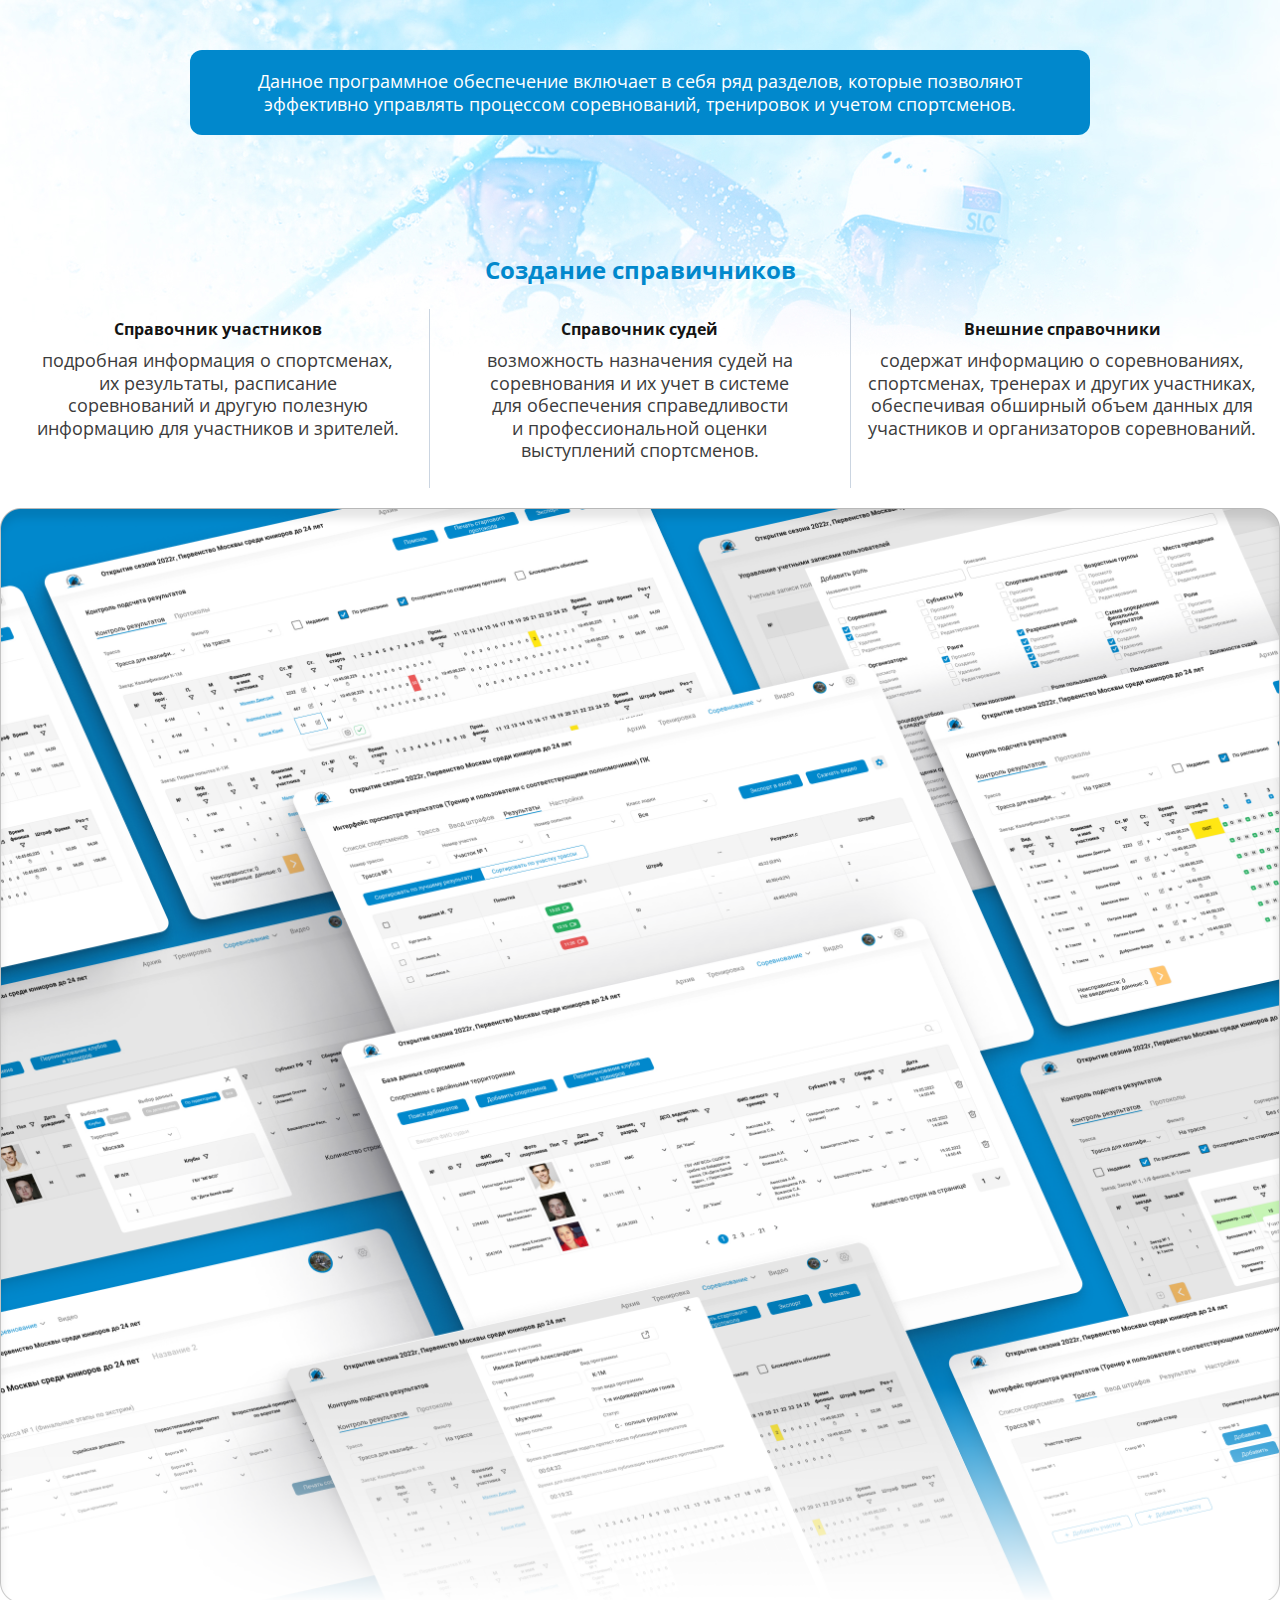
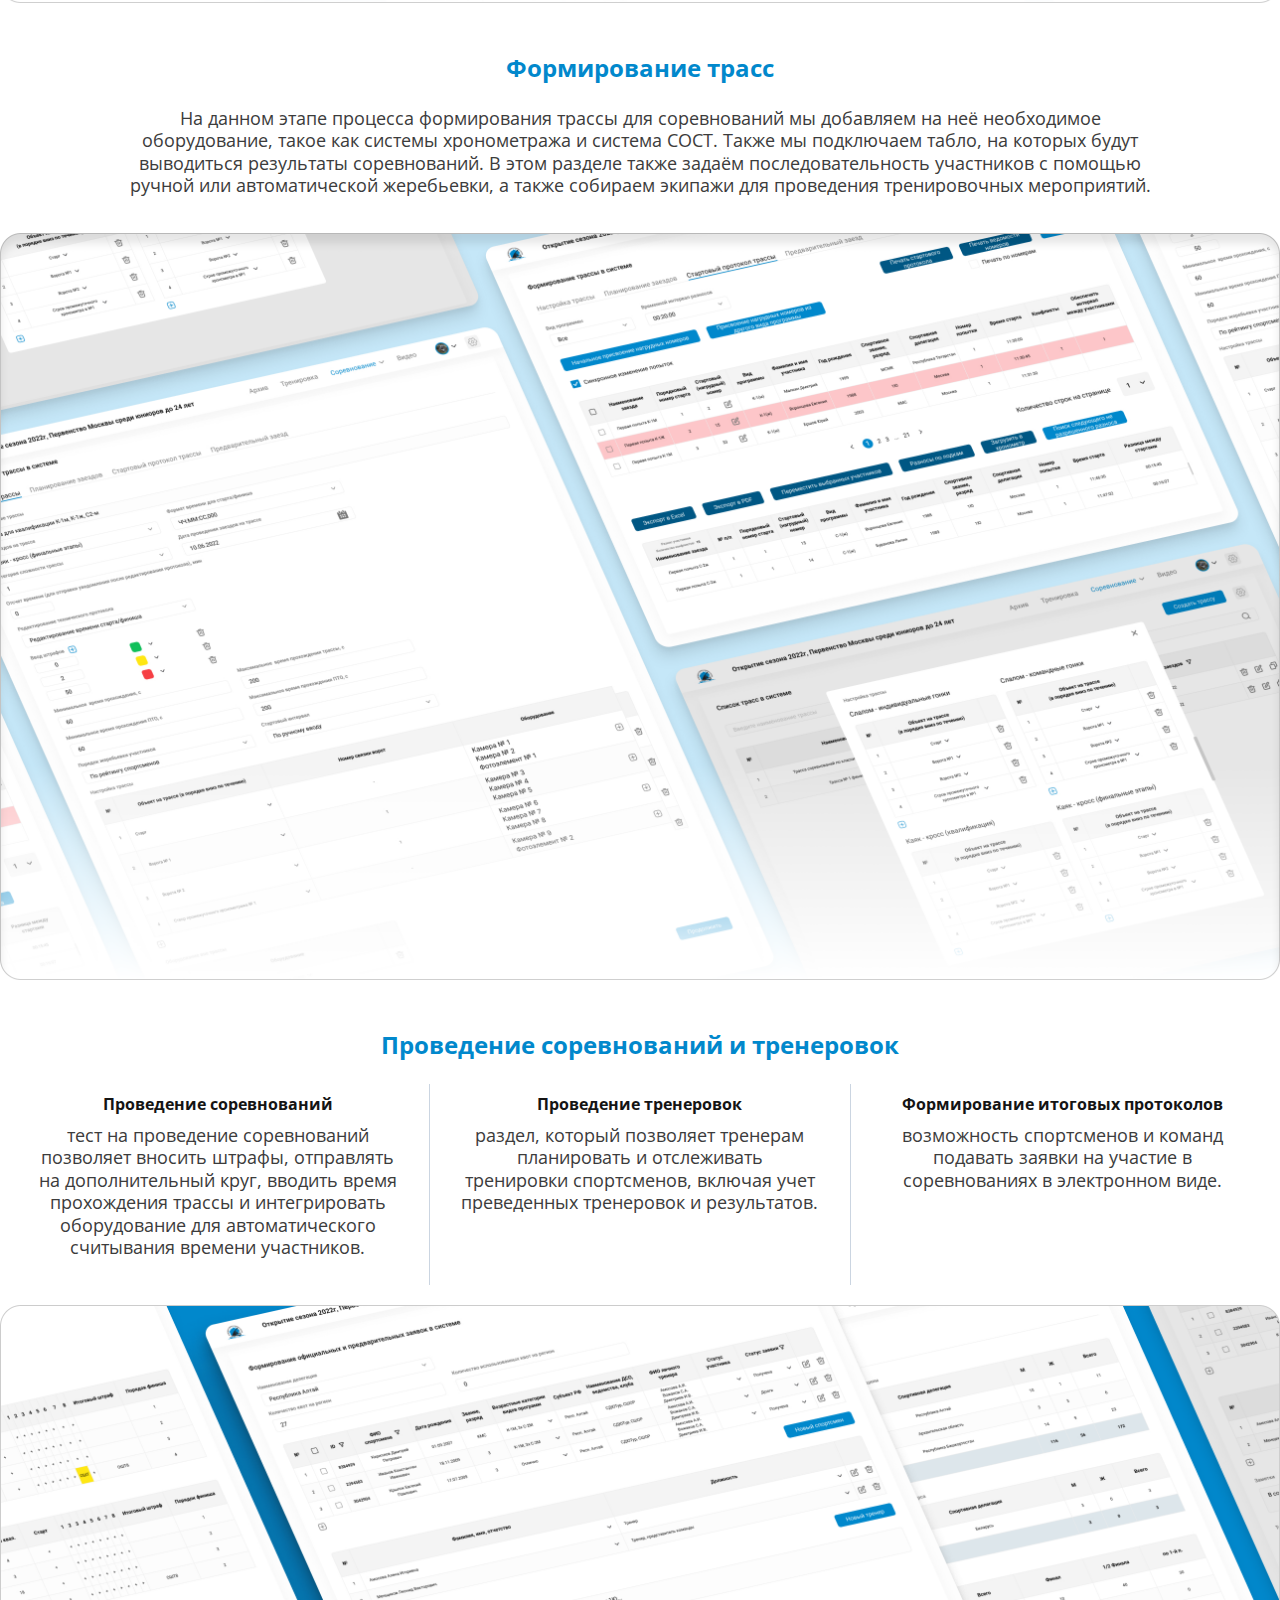
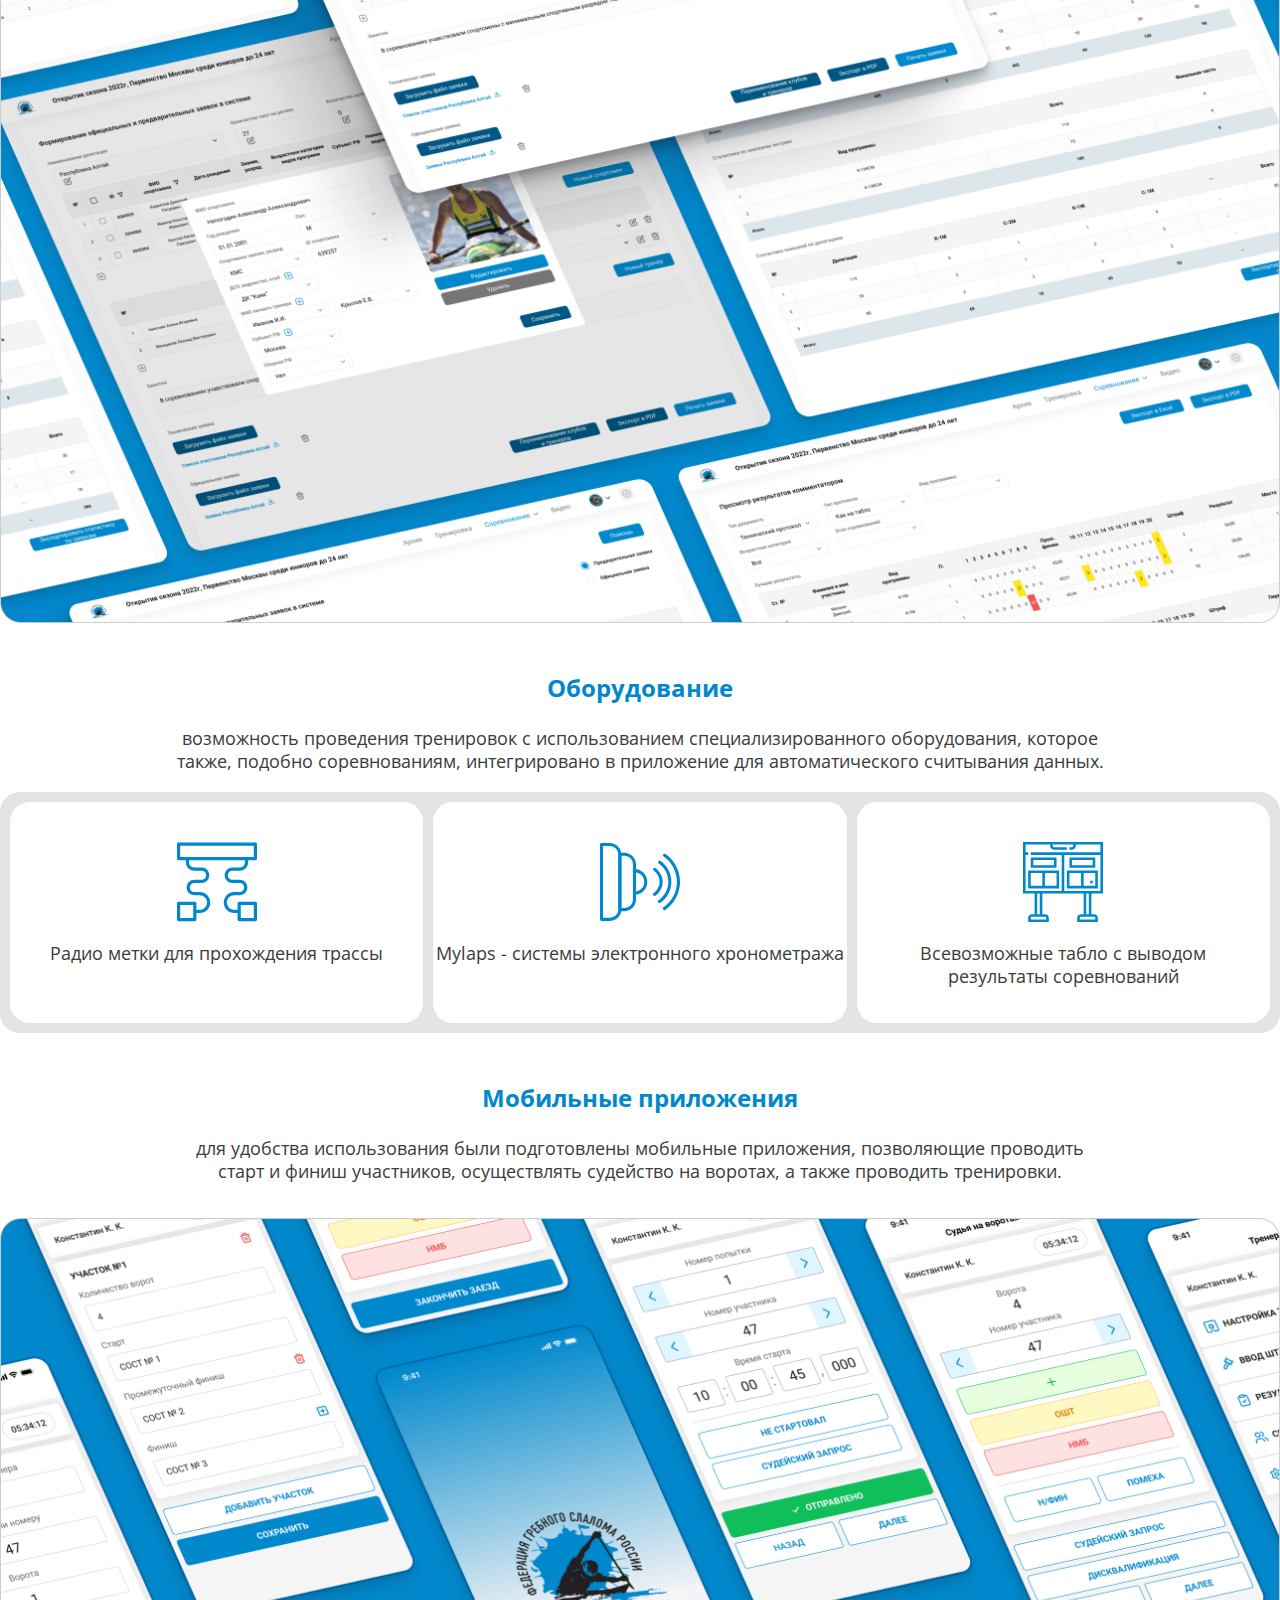
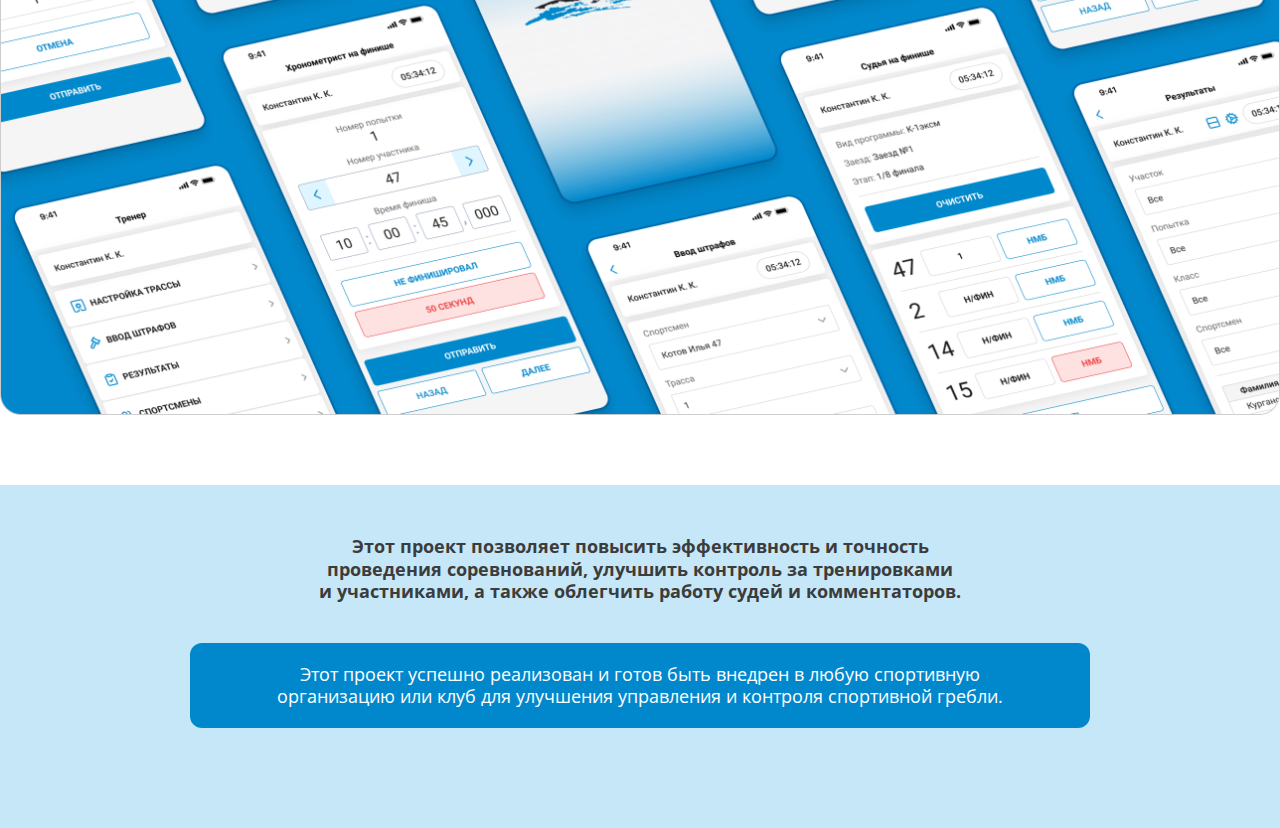
<file: Гребной/index.html>
<!DOCTYPE html>
<html>
<head>
    <meta http-equiv="Content-Type" content="text/html; charset=UTF-8">
    <meta http-equiv="X-UA-Compatible" content="IE=edge">
    <meta name="viewport" content="width=device-width, initial-scale=1.0">
    
    <link rel="icon" href="./favicon.ico" type="image/x-icon"> 
    <link rel="shortcut icon" href="./favicon.ico" type="image/x-icon">

    <link rel="preconnect" href="https://fonts.googleapis.com">
    <link rel="preconnect" href="https://fonts.gstatic.com" crossorigin>
    <link href="https://fonts.googleapis.com/css2?family=Open+Sans:ital,wght@0,300..800;1,300..800&display=swap" rel="stylesheet">

    <link href="./style.css" rel="stylesheet" type="text/css">

    <title>Портфолио Гребной</title>

<body>
    <div class="SVG-grebnoi">
        <div class="SGV-container">
            <div class="SVG-grebnoi-top">
                Данное программное обеспечение включает в себя ряд разделов, которые позволяют эффективно управлять процессом соревнований, тренировок и учетом спортсменов.
            </div>
            <section class="SVG-grebnoi__1">
                <h2>Создание справичников</h2>
                <div class="SVG-grebnoi__list">
                    <div class="SVG-grebnoi__item">
                        <h3>Справочник участников</h3>
                        <p>подробная информация о спортсменах, их результаты, расписание соревнований и другую полезную информацию для участников и зрителей.</p>
                    </div>
                    <div class="SVG-grebnoi__item">
                        <h3>Справочник судей</h3>
                        <p>возможность назначения судей на соревнования и их учет в системе для обеспечения справедливости и профессиональной оценки выступлений спортсменов.</p>
                    </div>
                    <div class="SVG-grebnoi__item">
                        <h3>Внешние справочники</h3>
                        <p>содержат информацию о соревнованиях, спортсменах, тренерах и других участниках, обеспечивая обширный объем данных для участников и организаторов соревнований.</p>
                    </div>
                </div>
                <img src="./img1.png">
            </section>
            <section class="SVG-grebnoi__2">
                <h2>Формирование трасс</h2>
                <p>На данном этапе процесса формирования трассы для соревнований мы добавляем на неё необходимое оборудование, такое как системы хронометража и система СОСТ. Также мы подключаем табло, на которых будут выводиться результаты соревнований. В этом разделе также задаём последовательность участников с помощью ручной или автоматической жеребьевки, а также собираем экипажи для проведения тренировочных мероприятий.</p>
                <img src="./img2.png">
            </section>
            <section class="SVG-grebnoi__3">
                <h2>Проведение соревнований и тренеровок</h2>
                <div class="SVG-grebnoi__list">
                    <div class="SVG-grebnoi__item">
                        <h3>Проведение соревнований</h3>
                        <p>тест на проведение соревнований позволяет вносить штрафы, отправлять на дополнительный круг, вводить время прохождения трассы и интегрировать оборудование для автоматического считывания времени участников.</p>
                    </div>
                    <div class="SVG-grebnoi__item">
                        <h3>Проведение тренеровок</h3>
                        <p>раздел, который позволяет тренерам планировать и отслеживать тренировки спортсменов, включая учет преведенных тренеровок и результатов.</p>
                    </div>
                    <div class="SVG-grebnoi__item">
                        <h3>Формирование итоговых протоколов</h3>
                        <p>возможность спортсменов и команд подавать заявки на участие в соревнованиях в электронном виде.</p>
                    </div>
                </div>
                <img src="./img3.png">
            </section>
            <section class="SVG-grebnoi__4">
                <h2>Оборудование</h2>
                <p>возможность проведения тренировок с использованием специализированного оборудования, которое также, подобно соревнованиям, интегрировано в приложение для автоматического считывания данных.</p>
                <div class="SVG-grebnoi__ul">
                    <div class="SVG-grebnoi__li">
                        <svg class="SVG-grebnoi__icon1">
                            <use xlink:href="#SVG-grebnoi__icon1" />
                        </svg>
                        <p>Радио метки для прохождения трассы</p>
                    </div>
                    <div class="SVG-grebnoi__li">
                        <svg class="SVG-grebnoi__icon2">
                            <use xlink:href="#SVG-grebnoi__icon2" />
                        </svg>
                        <p>Mylaps - системы электронного хронометража</p>
                    </div>
                    <div class="SVG-grebnoi__li">
                        <svg class="SVG-grebnoi__icon3">
                            <use xlink:href="#SVG-grebnoi__icon3" />
                        </svg>
                        <p>Всевозможные табло с выводом результаты соревнований</p>
                    </div>
                </div>
            </section>
            <section class="SVG-grebnoi__5">
                <h2>Мобильные приложения</h2>
                <p>для удобства использования были подготовлены мобильные приложения, позволяющие проводить старт и финиш участников, осуществлять судейство на воротах, а также проводить тренировки.</p>
                <img src="./img4.png">
            </section>
        </div>
        <div class="SVG-grebnoi__bottom">
            <div class="SVG-grebnoi__bottom-text">
                <p><b>Этот проект позволяет повысить эффективность и точность проведения соревнований, улучшить контроль за тренировками и участниками, а также облегчить работу судей и комментаторов.</b></p>
                <p class="p-blue">Этот проект успешно реализован и готов быть внедрен в любую спортивную организацию или клуб для улучшения управления и контроля спортивной гребли.</p>
            </div>
        </div>
    </div>
<!--sprite-->
<svg
    style="position: absolute; width: 0; height: 0"
    width="0"
    height="0"
    version="1.1"
    xmlns="http://www.w3.org/2000/svg"
    xmlns:xlink="http://www.w3.org/1999/xlink"
>
    <defs>
    <symbol id="SVG-grebnoi__icon1" viewBox="0 0 80 79">
        <path d="M78.4 0H1.6C1.17565 0 0.768688 0.168571 0.468629 0.468629C0.168571 0.768688 0 1.17565 0 1.6V16.1776C0 16.6019 0.168571 17.0089 0.468629 17.309C0.768688 17.609 1.17565 17.7776 1.6 17.7776H8.8672V20.0848C8.86974 22.2223 9.71999 24.2715 11.2314 25.783C12.7429 27.2944 14.7921 28.1447 16.9296 28.1472H24.5936C27.1088 28.1472 29.1568 30.1936 29.1568 32.7104C29.1568 35.2272 27.1104 37.272 24.5936 37.272H17.304C13.0672 37.272 9.6176 40.72 9.6176 44.9584C9.6176 49.1968 13.0656 52.6448 17.304 52.6448H22.7152C26.7632 52.6448 30.0576 55.9392 30.0576 59.9872C30.0576 64.0352 26.7632 67.3296 22.7152 67.3296H19.4304V60.8144C19.4304 60.3901 19.2618 59.9831 18.9618 59.683C18.6617 59.383 18.2547 59.2144 17.8304 59.2144H1.6C1.17565 59.2144 0.768688 59.383 0.468629 59.683C0.168571 59.9831 0 60.3901 0 60.8144V77.0464C0 77.4707 0.168571 77.8777 0.468629 78.1778C0.768688 78.4778 1.17565 78.6464 1.6 78.6464H17.832C18.2563 78.6464 18.6633 78.4778 18.9634 78.1778C19.2634 77.8777 19.432 77.4707 19.432 77.0464V70.5312H22.7168C28.5296 70.5312 33.2592 65.8016 33.2592 59.9888C33.2592 54.176 28.5296 49.4464 22.7168 49.4464H17.3056C14.832 49.4464 12.8192 47.4336 12.8192 44.96C12.8192 42.4864 14.832 40.4736 17.3056 40.4736H24.5952C28.8752 40.4736 32.3584 36.992 32.3584 32.712C32.3584 28.432 28.8752 24.9488 24.5952 24.9488H16.9312C15.642 24.9475 14.406 24.4348 13.4944 23.5232C12.5828 22.6116 12.0701 21.3756 12.0688 20.0864V17.7792H67.9328V20.0864C67.9315 21.3756 67.4188 22.6116 66.5072 23.5232C65.5956 24.4348 64.3596 24.9475 63.0704 24.9488H55.4064C53.3481 24.9509 51.3748 25.7695 49.9193 27.2249C48.4639 28.6804 47.6453 30.6537 47.6432 32.712C47.6457 34.77 48.4645 36.743 49.9199 38.198C51.3753 39.6531 53.3484 40.4715 55.4064 40.4736H62.696C65.1712 40.4736 67.184 42.4864 67.184 44.96C67.184 47.4336 65.1712 49.4464 62.696 49.4464H57.2848C51.472 49.4464 46.7424 54.176 46.7424 59.9888C46.7424 65.8016 51.472 70.5312 57.2848 70.5312H60.5696V77.0464C60.5696 77.4707 60.7382 77.8777 61.0382 78.1778C61.3383 78.4778 61.7453 78.6464 62.1696 78.6464H78.4C78.8243 78.6464 79.2313 78.4778 79.5314 78.1778C79.8314 77.8777 80 77.4707 80 77.0464V60.816C80 60.3917 79.8314 59.9847 79.5314 59.6846C79.2313 59.3846 78.8243 59.216 78.4 59.216H62.1664C61.7421 59.216 61.3351 59.3846 61.035 59.6846C60.735 59.9847 60.5664 60.3917 60.5664 60.816V67.3312H57.2816C55.3351 67.3287 53.469 66.5543 52.0925 65.1779C50.7161 63.8014 49.9417 61.9353 49.9392 59.9888C49.9413 58.0421 50.7156 56.1758 52.0921 54.7993C53.4686 53.4228 55.3349 52.6485 57.2816 52.6464H62.6928C66.9312 52.6464 70.3808 49.1984 70.3808 44.96C70.3808 40.7216 66.9328 37.2736 62.6928 37.2736H55.4032C52.888 37.2736 50.84 35.2272 50.84 32.712C50.84 30.1968 52.8864 28.1488 55.4032 28.1488H63.0672C65.2047 28.1463 67.2539 27.296 68.7654 25.7846C70.2768 24.2731 71.1271 22.2239 71.1296 20.0864V17.7792H78.4C78.8243 17.7792 79.2313 17.6106 79.5314 17.3106C79.8314 17.0105 80 16.6035 80 16.1792V1.6C80 1.17565 79.8314 0.768688 79.5314 0.468629C79.2313 0.168571 78.8243 0 78.4 0ZM16.232 75.4464H3.2V62.4144H16.232V75.4464ZM63.7664 62.416H76.8V75.448H63.7664V62.416ZM76.8 14.5776H3.2V3.2H76.8V14.5776Z" fill="#0188CC"/>
    </symbol>
    <symbol id="SVG-grebnoi__icon2" viewBox="0 0 80 78">
        <path d="M9.72686 77.9053H1.53845C1.13043 77.9053 0.739118 77.7432 0.450602 77.4547C0.162087 77.1661 0 76.7748 0 76.3668V1.53845C0 1.13043 0.162087 0.739118 0.450602 0.450602C0.739118 0.162087 1.13043 0 1.53845 0H9.72686C12.8216 0.00330832 15.7886 1.23407 17.9769 3.42226C20.1653 5.61045 21.3963 8.57735 21.3999 11.672V66.2332C21.3963 69.3279 20.1653 72.2948 17.9769 74.483C15.7886 76.6712 12.8216 77.902 9.72686 77.9053ZM3.0769 74.8284H9.72686C12.0057 74.8258 14.1906 73.9195 15.8021 72.3082C17.4136 70.6968 18.3202 68.5121 18.323 66.2332V11.672C18.3202 9.39316 17.4136 7.20843 15.8021 5.59711C14.1906 3.98579 12.0057 3.07945 9.72686 3.0769H3.0769V74.8284Z" fill="#0188CC"/>
    <path d="M24.3271 68.1947H19.8617C19.4537 68.1947 19.0624 68.0326 18.7738 67.7441C18.4853 67.4556 18.3232 67.0643 18.3232 66.6562V11.2489C18.3232 10.8409 18.4853 10.4496 18.7738 10.1611C19.0624 9.87253 19.4537 9.71045 19.8617 9.71045H24.3271C27.4218 9.71401 30.3888 10.945 32.5772 13.1333C34.7655 15.3217 35.9965 18.2887 36.0001 21.3834V56.5217C35.9965 59.6165 34.7655 62.5835 32.5772 64.7718C30.3888 66.9601 27.4218 68.1911 24.3271 68.1947ZM21.4021 65.1178H24.3271C26.6061 65.1152 28.7911 64.2088 30.4026 62.5972C32.0141 60.9857 32.9206 58.8007 32.9231 56.5217V21.3834C32.9206 19.1044 32.0141 16.9194 30.4026 15.3079C28.7911 13.6964 26.6061 12.7899 24.3271 12.7874H21.4001L21.4021 65.1178Z" fill="#0188CC"/>
    <path d="M34.4584 51.8064C34.0504 51.8064 33.659 51.6444 33.3705 51.3558C33.082 51.0673 32.9199 50.676 32.9199 50.268C32.9199 49.86 33.082 49.4687 33.3705 49.1801C33.659 48.8916 34.0504 48.7295 34.4584 48.7295C37.0514 48.7295 39.5381 47.6995 41.3717 45.866C43.2052 44.0324 44.2352 41.5457 44.2352 38.9527C44.2352 36.3597 43.2052 33.8729 41.3717 32.0394C39.5381 30.2059 37.0514 29.1758 34.4584 29.1758C34.0504 29.1758 33.659 29.0137 33.3705 28.7252C33.082 28.4367 32.9199 28.0454 32.9199 27.6374C32.9199 27.2293 33.082 26.838 33.3705 26.5495C33.659 26.261 34.0504 26.0989 34.4584 26.0989C41.5458 26.0989 47.3121 31.8681 47.3121 38.9527C47.3121 46.0372 41.5458 51.8064 34.4584 51.8064ZM64.3659 67.1583C64.0371 67.1588 63.7168 67.0541 63.4519 66.8593C63.187 66.6646 62.9915 66.3901 62.894 66.0762C62.7965 65.7622 62.8021 65.4253 62.91 65.1147C63.018 64.8042 63.2225 64.5364 63.4938 64.3506C67.6146 61.5271 70.9891 57.7462 73.3279 53.3322C75.6667 48.9182 76.9 44.0028 76.922 39.0075C76.944 34.0123 75.7541 29.0862 73.4544 24.6517C71.1546 20.2173 67.8136 16.4068 63.7178 13.5471C63.3833 13.3133 63.1554 12.9563 63.0842 12.5546C63.013 12.1528 63.1043 11.7392 63.338 11.4048C63.5717 11.0703 63.9287 10.8424 64.3305 10.7712C64.7322 10.7 65.1458 10.7912 65.4803 11.025C69.984 14.1697 73.6578 18.3598 76.1866 23.2361C78.7154 28.1123 80.0238 33.5291 79.9996 39.022C79.9754 44.5149 78.6193 49.92 76.0476 54.7737C73.4759 59.6275 69.7654 63.7851 65.2341 66.89C64.9783 67.0648 64.6757 67.1583 64.3659 67.1583Z" fill="#0188CC"/>
    <path d="M59.4704 60.0774C59.1419 60.0777 58.8219 59.9728 58.5573 59.7781C58.2928 59.5834 58.0974 59.3091 58 58.9954C57.9025 58.6817 57.908 58.3451 58.0156 58.0347C58.1233 57.7244 58.3275 57.4566 58.5983 57.2707C59.7404 56.4851 60.8083 55.5968 61.7886 54.6168C65.9646 50.4406 68.3105 44.7766 68.3105 38.8708C68.3105 32.9649 65.9646 27.301 61.7886 23.1247C60.8713 22.2086 59.8777 21.3723 58.8185 20.6248C58.4849 20.3898 58.2584 20.0319 58.1887 19.6299C58.119 19.2278 58.2118 18.8146 58.4468 18.481C58.6818 18.1475 59.0397 17.9209 59.4417 17.8512C59.8438 17.7815 60.257 17.8744 60.5906 18.1094C61.7933 18.9586 62.9217 19.9085 63.9636 20.9488C66.3173 23.3024 68.1843 26.0965 69.4581 29.1717C70.7319 32.2468 71.3875 35.5428 71.3875 38.8713C71.3875 42.1998 70.7319 45.4957 69.4581 48.5709C68.1843 51.646 66.3173 54.4402 63.9636 56.7938C62.8502 57.9071 61.6371 58.9161 60.3396 59.8082C60.0838 59.9839 59.7807 60.0778 59.4704 60.0774Z" fill="#0188CC"/>
    <path d="M54.5029 52.8948C54.1737 52.8952 53.853 52.7899 53.588 52.5944C53.3231 52.399 53.1278 52.1236 53.031 51.809C52.9341 51.4943 52.9408 51.1568 53.05 50.8462C53.1591 50.5356 53.3651 50.2682 53.6376 50.0833C54.3467 49.6017 55.0089 49.0545 55.6154 48.4487C56.8731 47.1917 57.8707 45.6991 58.5514 44.0564C59.2321 42.4137 59.5824 40.6529 59.5824 38.8747C59.5824 37.0966 59.2321 35.3358 58.5514 33.6931C57.8707 32.0504 56.8731 30.5578 55.6154 29.3008C55.0688 28.7535 54.477 28.2533 53.8462 27.8056C53.6792 27.6898 53.5369 27.5421 53.4273 27.3709C53.3177 27.1998 53.2432 27.0087 53.2079 26.8086C53.1726 26.6085 53.1773 26.4034 53.2217 26.2051C53.2661 26.0068 53.3494 25.8193 53.4666 25.6534C53.5839 25.4874 53.7329 25.3464 53.905 25.2384C54.0771 25.1303 54.2689 25.0575 54.4693 25.024C54.6697 24.9905 54.8748 24.997 55.0727 25.0432C55.2705 25.0894 55.4573 25.1743 55.6222 25.2931C56.3947 25.8417 57.1194 26.4548 57.7885 27.1258C59.3318 28.6686 60.5561 30.5004 61.3914 32.5165C62.2266 34.5326 62.6565 36.6934 62.6565 38.8757C62.6565 41.058 62.2266 43.2188 61.3914 45.2349C60.5561 47.251 59.3318 49.0828 57.7885 50.6256C57.0447 51.3698 56.2324 52.0423 55.3625 52.6343C55.1086 52.8053 54.8091 52.8961 54.5029 52.8948Z" fill="#0188CC"/>
    </symbol>
    <symbol id="SVG-grebnoi__icon3" viewBox="0 0 80 80">
        <g clip-path="url(#clip0_1846_204)">
            <path d="M80 51.6129V0H0V51.6129H11.6155V72.2581H8.97806C6.87355 72.2581 5.16129 73.9703 5.16129 76.0748V80H25.8064V76.0748C25.8064 73.9703 24.0942 72.2581 21.9897 72.2581H19.3574V51.6129H60.6477V72.2581H58.0103C55.9058 72.2581 54.1935 73.9703 54.1935 76.0748V80H74.8387V76.0748C74.8387 73.9703 73.1264 72.2581 71.0219 72.2581H68.3897V51.6129H80ZM41.2929 49.0323V12.9032H77.4193V49.0323H41.2929ZM2.58065 12.9032H5.16129V10.3226H2.58065V2.58065H27.0968V3.87097C27.0968 6.00516 28.8335 7.74194 30.9677 7.74194H43.871V5.16129H30.9677C30.2555 5.16129 29.6774 4.58194 29.6774 3.87097V2.58065H50.3226V3.87097C50.3226 4.58194 49.7445 5.16129 49.0323 5.16129H46.4516V7.74194H49.0323C51.1677 7.74194 52.9032 6.00516 52.9032 3.87097V2.58065H77.4193V10.3226H7.74452V12.9032H38.7123V49.0323H2.58065V12.9032ZM23.2258 76.0748V77.4193H7.74194V76.0748C7.74194 75.3935 8.29677 74.8387 8.97806 74.8387H21.9897C22.671 74.8387 23.2258 75.3935 23.2258 76.0748ZM16.7768 72.2581H14.1961V51.6129H16.7768V72.2581ZM72.2581 76.0748V77.4193H56.7742V76.0748C56.7742 75.3935 57.329 74.8387 58.0103 74.8387H71.0219C71.7032 74.8387 72.2581 75.3935 72.2581 76.0748ZM65.809 72.2581H63.2284V51.6129H65.809V72.2581Z" fill="#0188CC"/>
            <path d="M33.5482 15.4839H7.74178V25.8065H33.5482V15.4839ZM30.9676 23.2258H10.3224V18.0645H30.9676V23.2258ZM5.16113 28.3871V46.4516H36.1289V28.3871H5.16113ZM7.74178 30.9678H19.3573V43.871H7.74178V30.9678ZM33.5482 43.871H21.9379V30.9678H33.5482V43.871ZM72.2579 15.4839H46.4515V25.8065H72.2579V15.4839ZM69.6773 23.2258H49.0321V18.0645H69.6773V23.2258ZM43.8708 46.4516H74.8386V28.3871H43.8708V46.4516ZM72.2579 43.871H60.6476V30.9678H72.2579V43.871ZM46.4515 30.9678H58.0669V43.871H46.4515V30.9678Z" fill="#0188CC"/>
            <path d="M67.0996 38.7097H69.6803V41.2904H67.0996V38.7097Z" fill="#0188CC"/>
            </g>
            <defs>
            <clipPath id="clip0_1846_204">
            <rect width="80" height="80" fill="white"/>
            </clipPath>
            </defs>
    </defs>
</svg>
<!--sprite-->
</body>
</html>
</file>
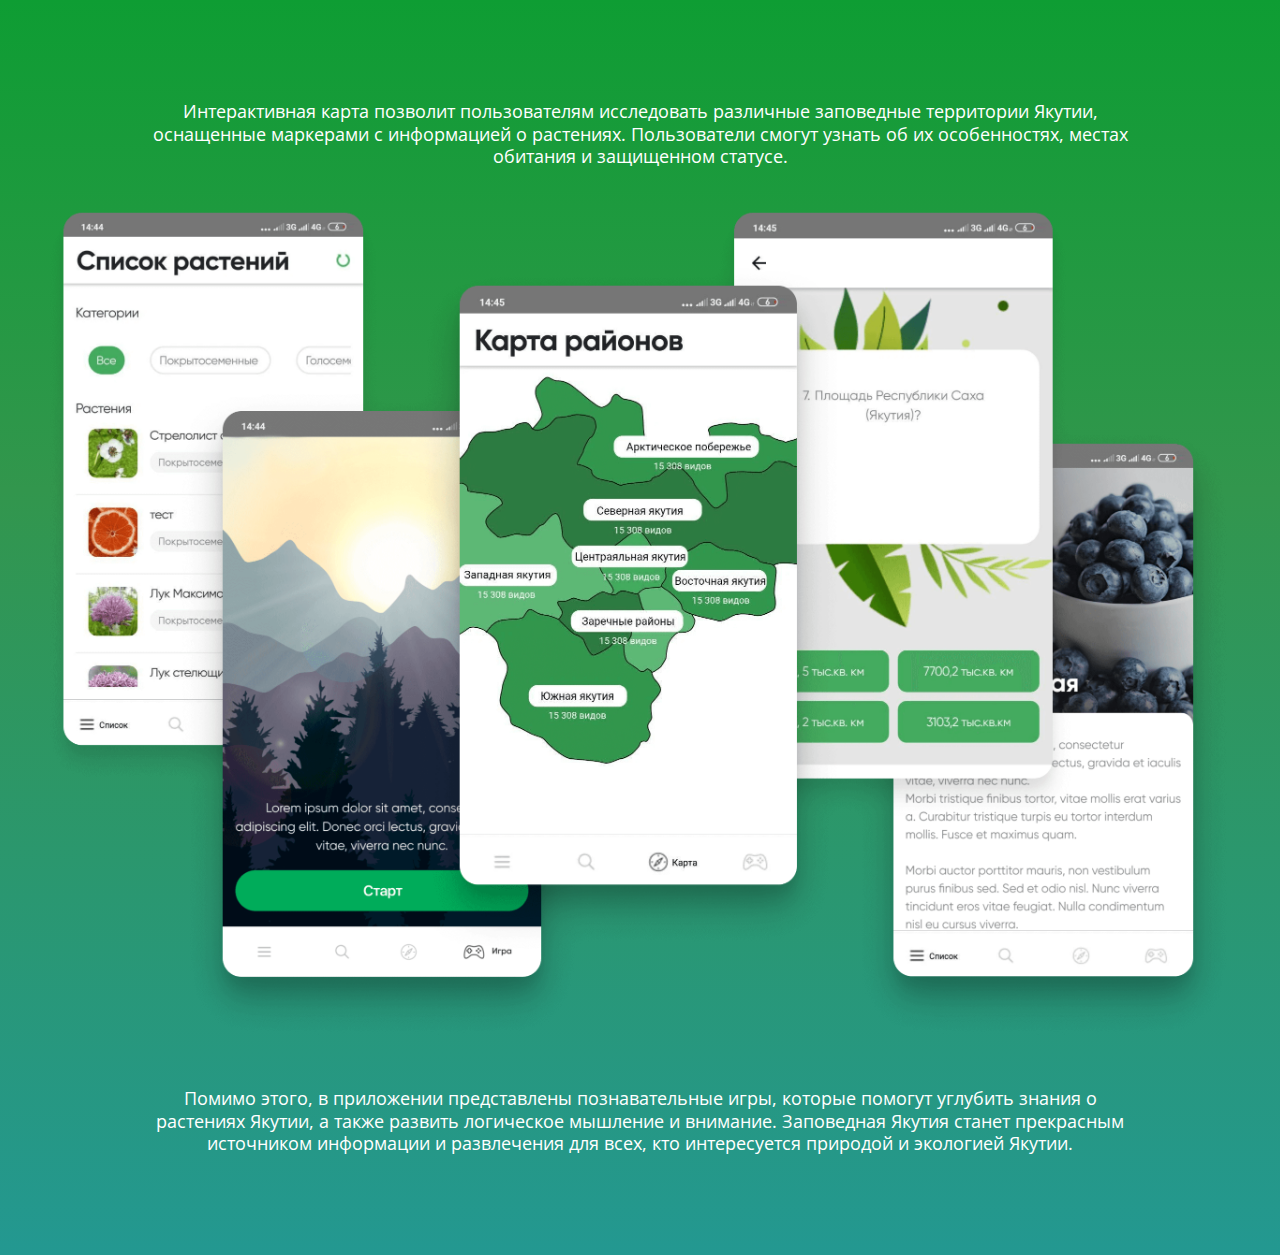
<file: Заповедная якутия/index.html>
<!DOCTYPE html>
<html>
<head>
    <meta http-equiv="Content-Type" content="text/html; charset=UTF-8">
    <meta http-equiv="X-UA-Compatible" content="IE=edge">
    <meta name="viewport" content="width=device-width, initial-scale=1.0">
    
    <link rel="icon" href="./favicon.ico" type="image/x-icon"> 
    <link rel="shortcut icon" href="./favicon.ico" type="image/x-icon">

    <link rel="preconnect" href="https://fonts.googleapis.com">
    <link rel="preconnect" href="https://fonts.gstatic.com" crossorigin>
    <link href="https://fonts.googleapis.com/css2?family=Open+Sans:ital,wght@0,300..800;1,300..800&display=swap" rel="stylesheet">

    <link href="./style.css" rel="stylesheet" type="text/css">

    <title>Портфолио Заповедная якутия</title>

<body>
    <div class="SGV-ZY">
        <p>Интерактивная карта позволит пользователям исследовать различные заповедные территории Якутии, оснащенные маркерами с информацией о растениях. Пользователи смогут узнать об их особенностях, местах обитания и защищенном статусе.</p>
        <img src="./img1.png">
        <p>Помимо этого, в приложении представлены познавательные игры, которые помогут углубить знания о растениях Якутии, а также развить логическое мышление и внимание. Заповедная Якутия станет прекрасным источником информации и развлечения для всех, кто интересуется природой и экологией Якутии.</p>
    </div>
</body>
</html>
</file>
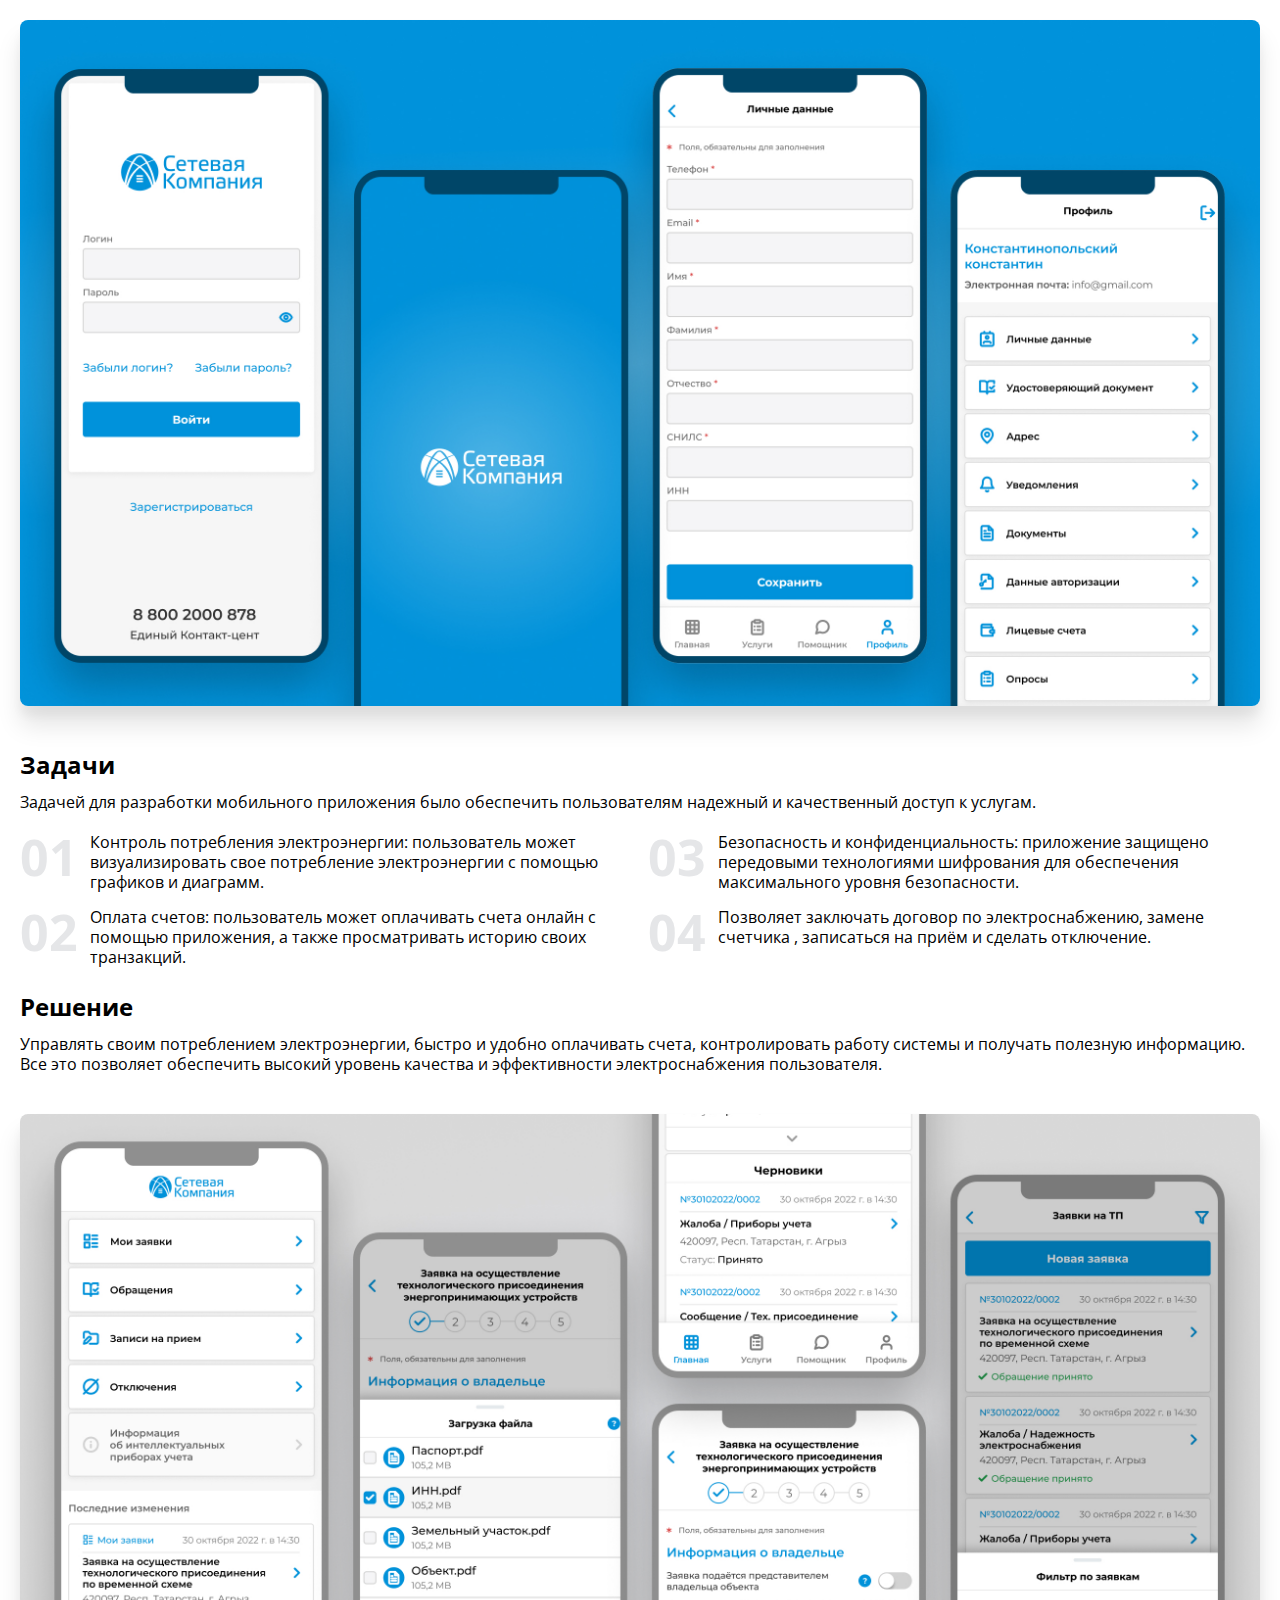
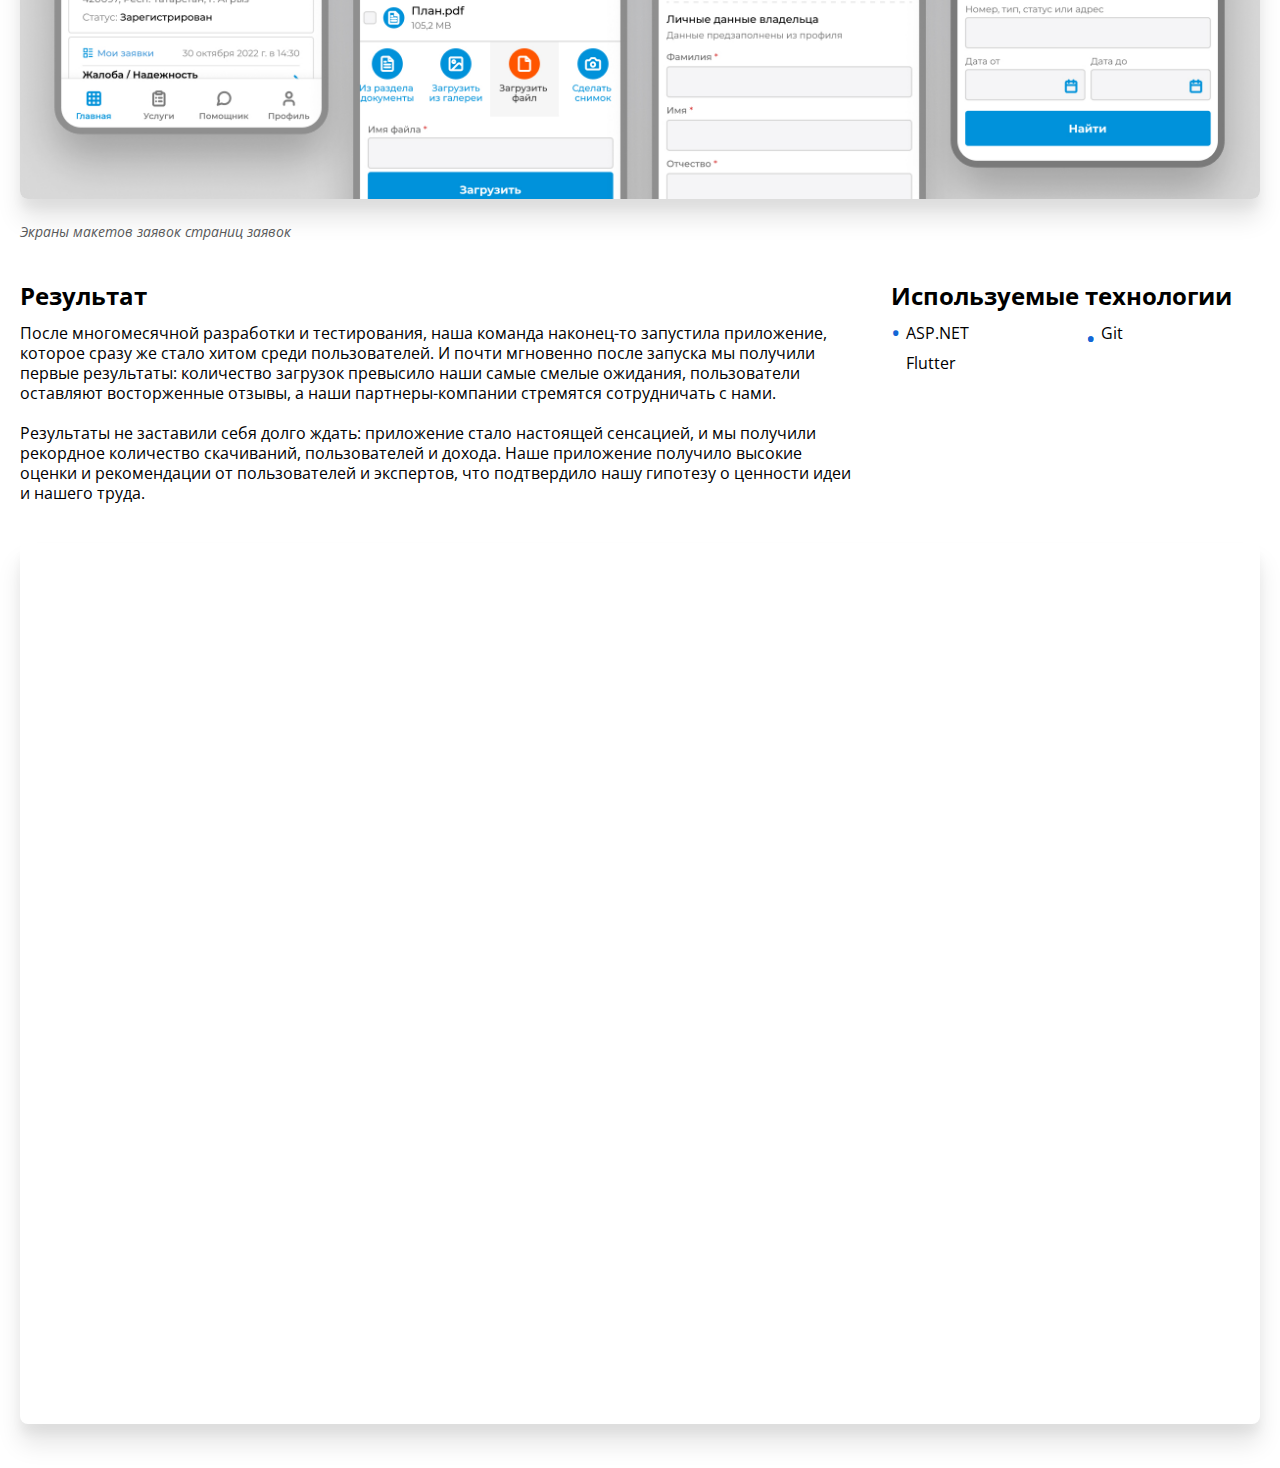
<file: Мобильное приложение для Сетевой компании/index.html>
<!DOCTYPE html>
<html>
<head>
    <meta http-equiv="Content-Type" content="text/html; charset=UTF-8">
    <meta http-equiv="X-UA-Compatible" content="IE=edge">
    <meta name="viewport" content="width=device-width, initial-scale=1.0">
    
    <link rel="icon" href="./favicon.ico" type="image/x-icon"> 
    <link rel="shortcut icon" href="./favicon.ico" type="image/x-icon">

    <link rel="preconnect" href="https://fonts.googleapis.com">
    <link rel="preconnect" href="https://fonts.gstatic.com" crossorigin>
    <link href="https://fonts.googleapis.com/css2?family=Open+Sans:ital,wght@0,300..800;1,300..800&display=swap" rel="stylesheet">

    <link href="./style.css" rel="stylesheet" type="text/css">

    <title>Мобильное приложение для Сетевой компании</title>

<body>
    <div class="SG-portfolio-item__container SG-portfolio-item__one-img">
        <figure>
            <img decoding="async" src="./SG-portfolio-item__SC1.jpg" width="100%" height="auto">
        </figure>
        <br>
        <h2>Задачи</h2>
        <p>Задачей для разработки мобильного приложения было обеспечить пользователям надежный и качественный доступ к услугам.</p>
        <ol class="SG-portfolio-item__number">
            <li><span>01</span>Контроль потребления электроэнергии: пользователь может визуализировать свое потребление электроэнергии с помощью графиков и диаграмм.</li>
            <li><span>02</span>Оплата счетов: пользователь может оплачивать счета онлайн с помощью приложения, а также просматривать историю своих транзакций.</li>
            <li><span>03</span>Безопасность и конфиденциальность: приложение защищено передовыми технологиями шифрования для обеспечения максимального уровня безопасности.</li>
            <li><span>04</span>Позволяет заключать договор по электроснабжению, замене счетчика , записаться на приём и сделать отключение.</li>
        </ol>
        <br>
        <h2>Решение</h2>
        <p>Управлять своим потреблением электроэнергии, быстро и удобно оплачивать счета, контролировать работу системы и получать полезную информацию. Все это позволяет обеспечить высокий уровень качества и эффективности электроснабжения пользователя.</p>
        <br>
        <figure>
            <img decoding="async" src="./SG-portfolio-item__SC2.jpg" width="100%" height="auto">
            <figcaption>Экраны макетов заявок страниц заявок</figcaption>
        </figure>
        <br>
        <div class="SG-portfolio-item__grid2">
            <div class="SG-portfolio-item__grid2-block">
                <h2>Результат</h2>
                <p>После многомесячной разработки и тестирования, наша команда наконец-то запустила приложение, которое сразу же стало хитом среди пользователей. И почти мгновенно после запуска мы получили первые результаты: количество загрузок превысило наши самые смелые ожидания, пользователи оставляют восторженные отзывы, а наши партнеры-компании стремятся сотрудничать с нами.</p>
                <p>Результаты не заставили себя долго ждать: приложение стало настоящей сенсацией, и мы получили рекордное количество скачиваний, пользователей и дохода. Наше приложение получило высокие оценки и рекомендации от пользователей и экспертов, что подтвердило нашу гипотезу о ценности идеи и нашего труда.</p>
            </div>
            <div class="SG-portfolio-item__grid2-block SG-portfolio-item__grid2-block-mini">
                <h2>Используемые технологии</h2>
                <ul class="SG-portfolio-item__col2">
                    <li>ASP.NET</li>
                    <li>Flutter</li>
                    <li>Git</li>
                </ul>
            </div>
        </div>
        <br>
        <figure>
            <img decoding="async" src="./SG-portfolio-item__SC3.jpg" width="100%" height="auto">
        </figure>
    </div>
</body>
</html>
</file>
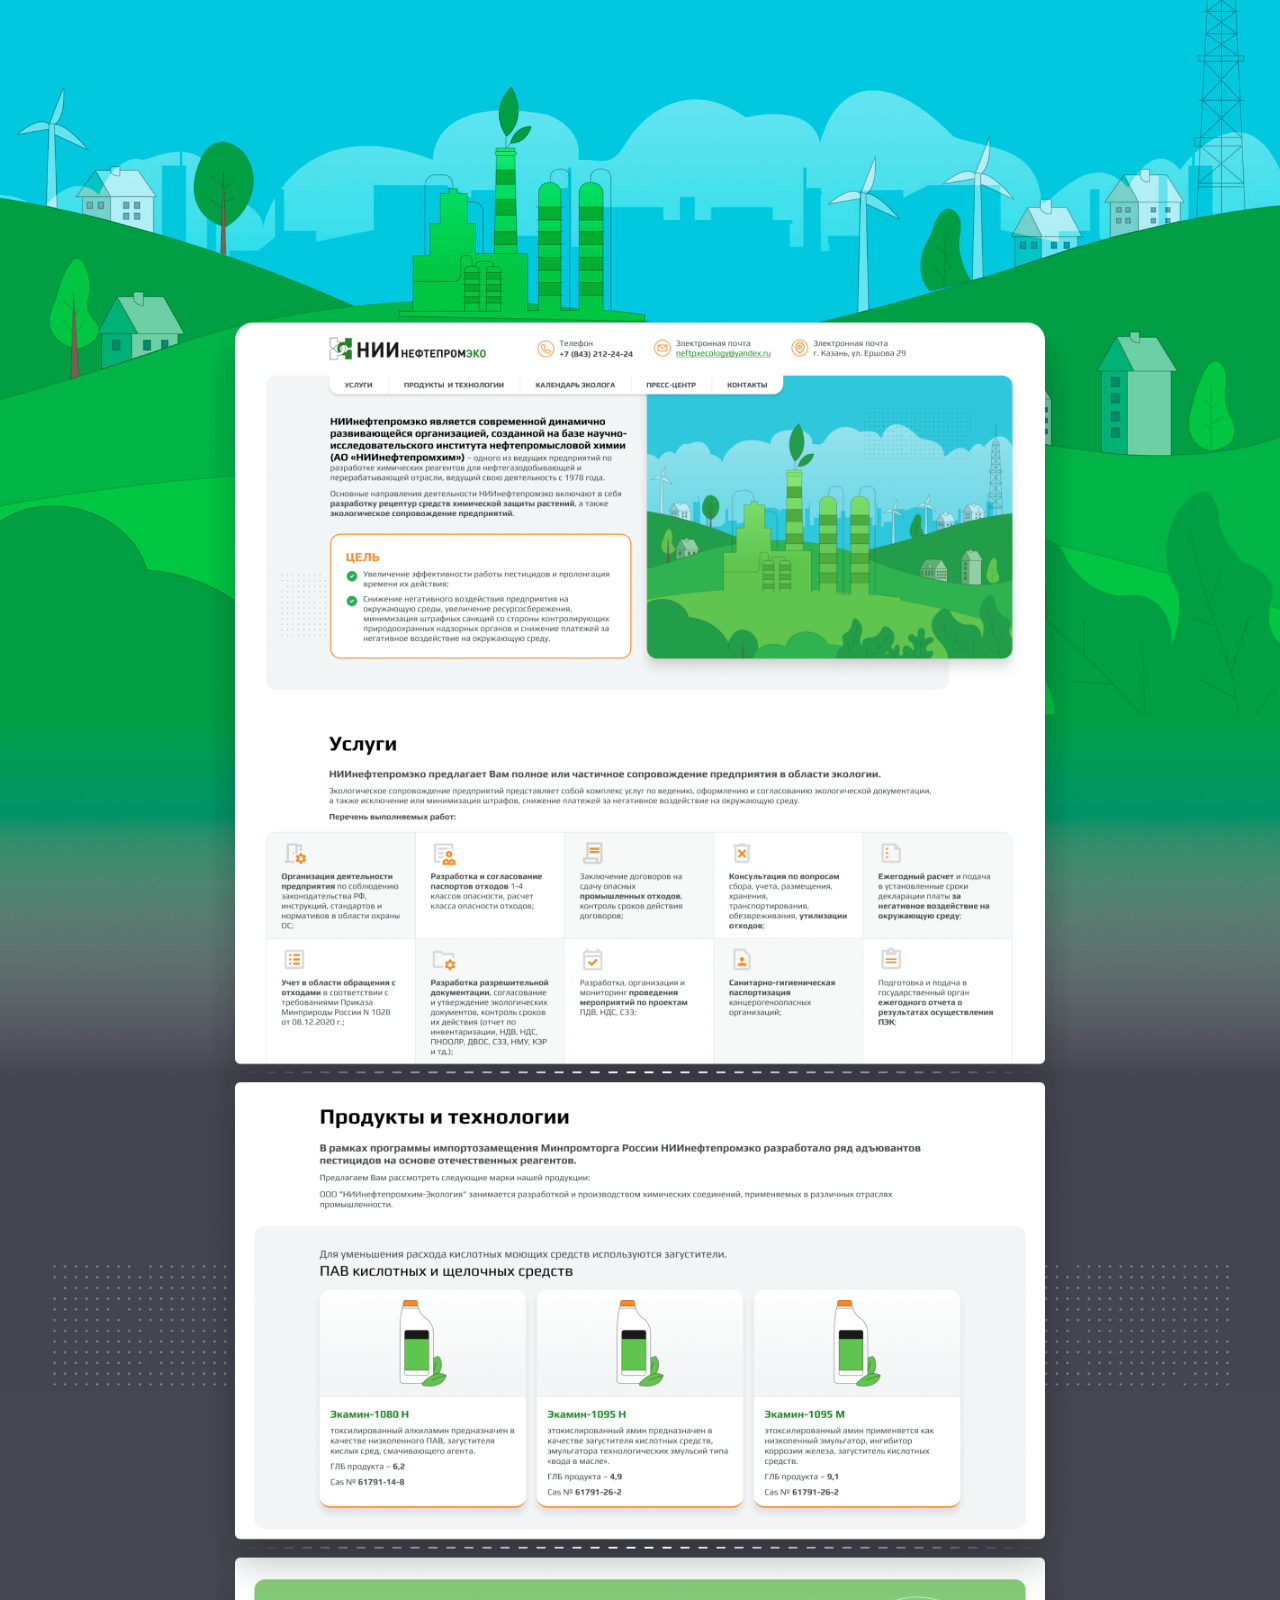
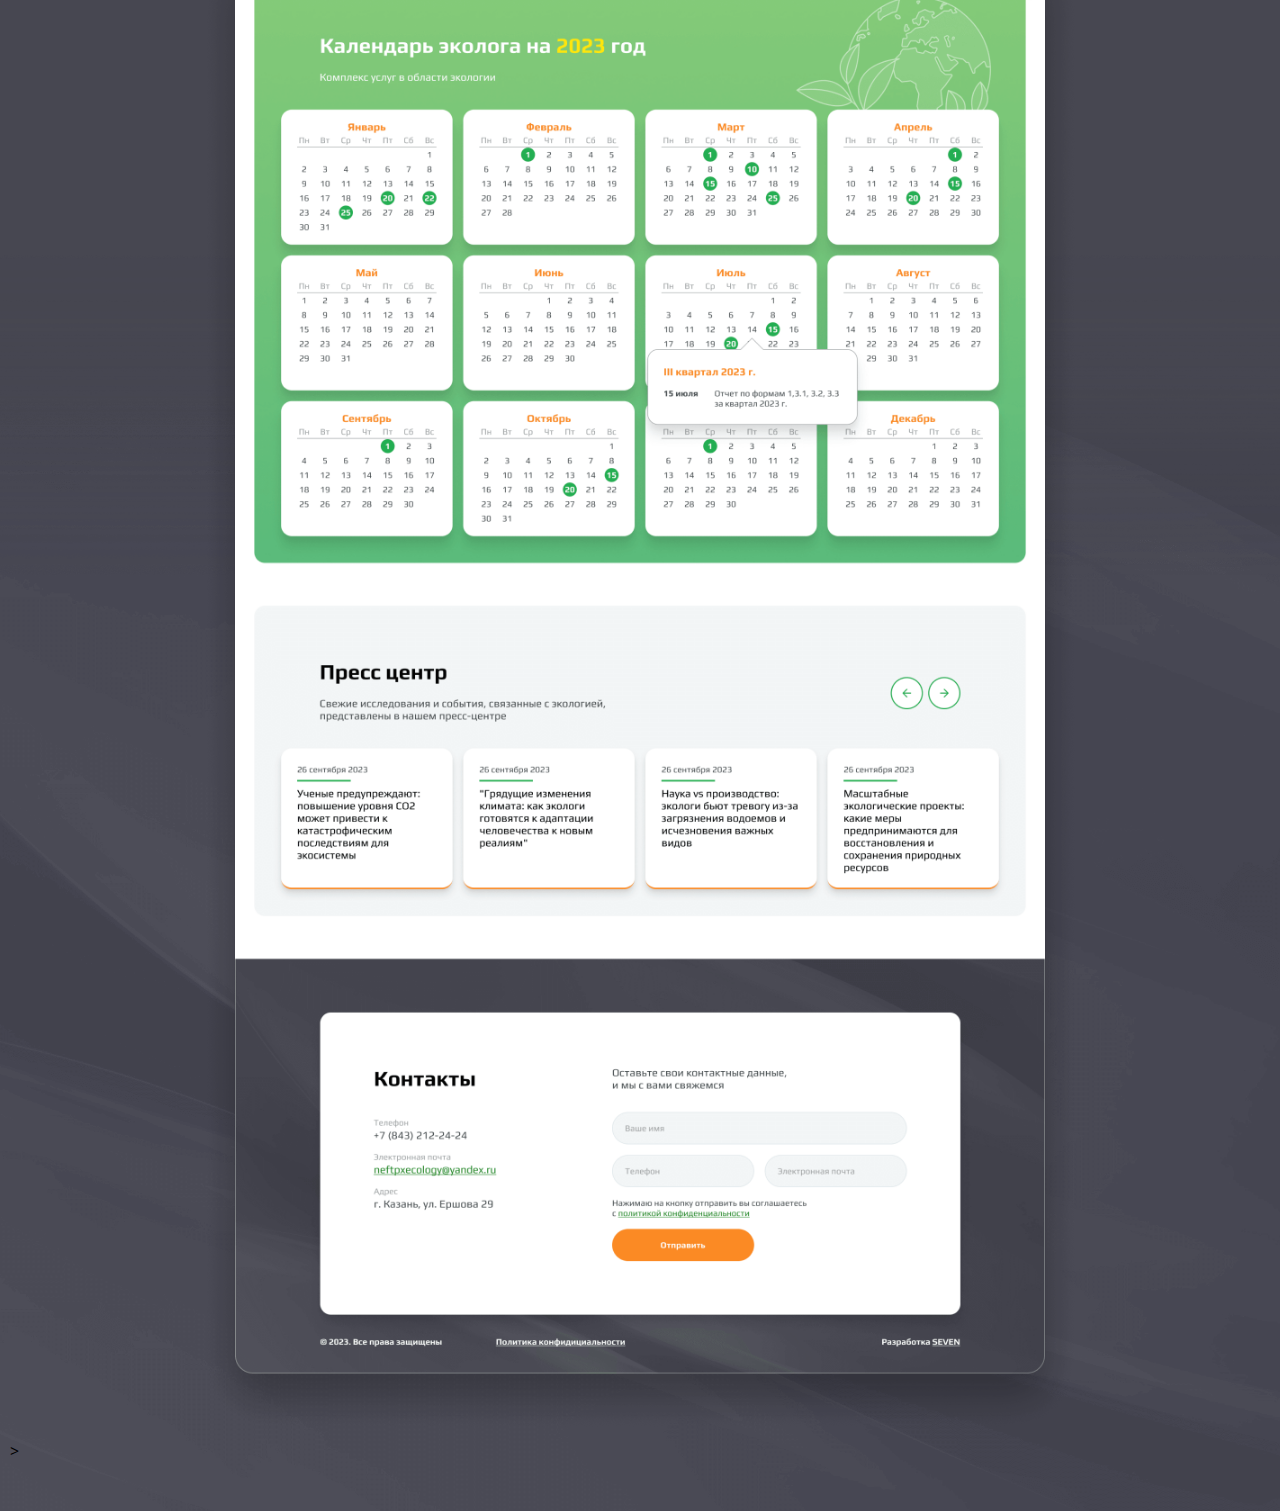
<file: НИИнефтепромэко/index.html>
<!DOCTYPE html>
<html>
<head>
    <meta http-equiv="Content-Type" content="text/html; charset=UTF-8">
    <meta http-equiv="X-UA-Compatible" content="IE=edge">
    <meta name="viewport" content="width=device-width, initial-scale=1.0">
    
    <link rel="icon" href="./favicon.ico" type="image/x-icon"> 
    <link rel="shortcut icon" href="./favicon.ico" type="image/x-icon">

    <link rel="preconnect" href="https://fonts.googleapis.com">
    <link rel="preconnect" href="https://fonts.gstatic.com" crossorigin>
    <link href="https://fonts.googleapis.com/css2?family=Open+Sans:ital,wght@0,300..800;1,300..800&display=swap" rel="stylesheet">

    <link href="./style.css" rel="stylesheet" type="text/css">

    <title>Портфолио НИИнефтепромэко</title>

<body>
    <div class="SGV-NECO">
        <img src="./img1.png">>
    </div>
</body>
</html>
</file>
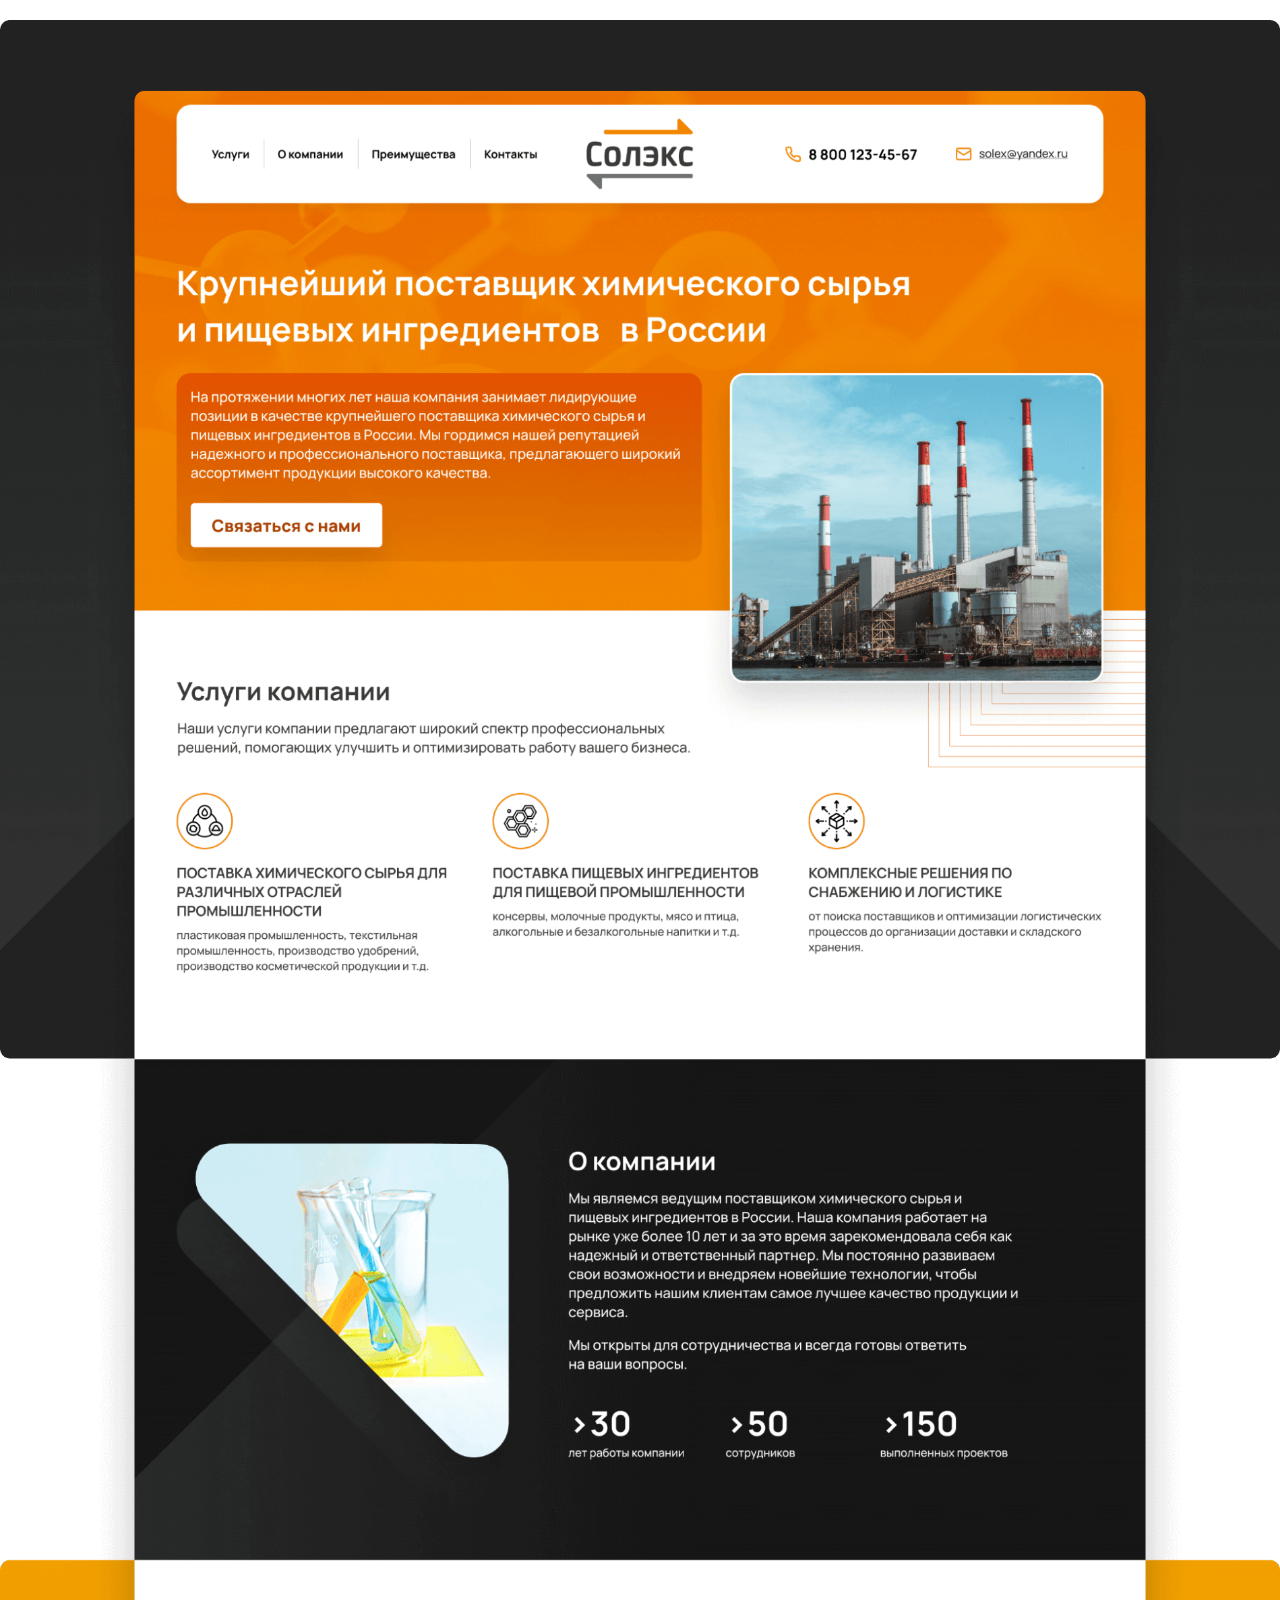
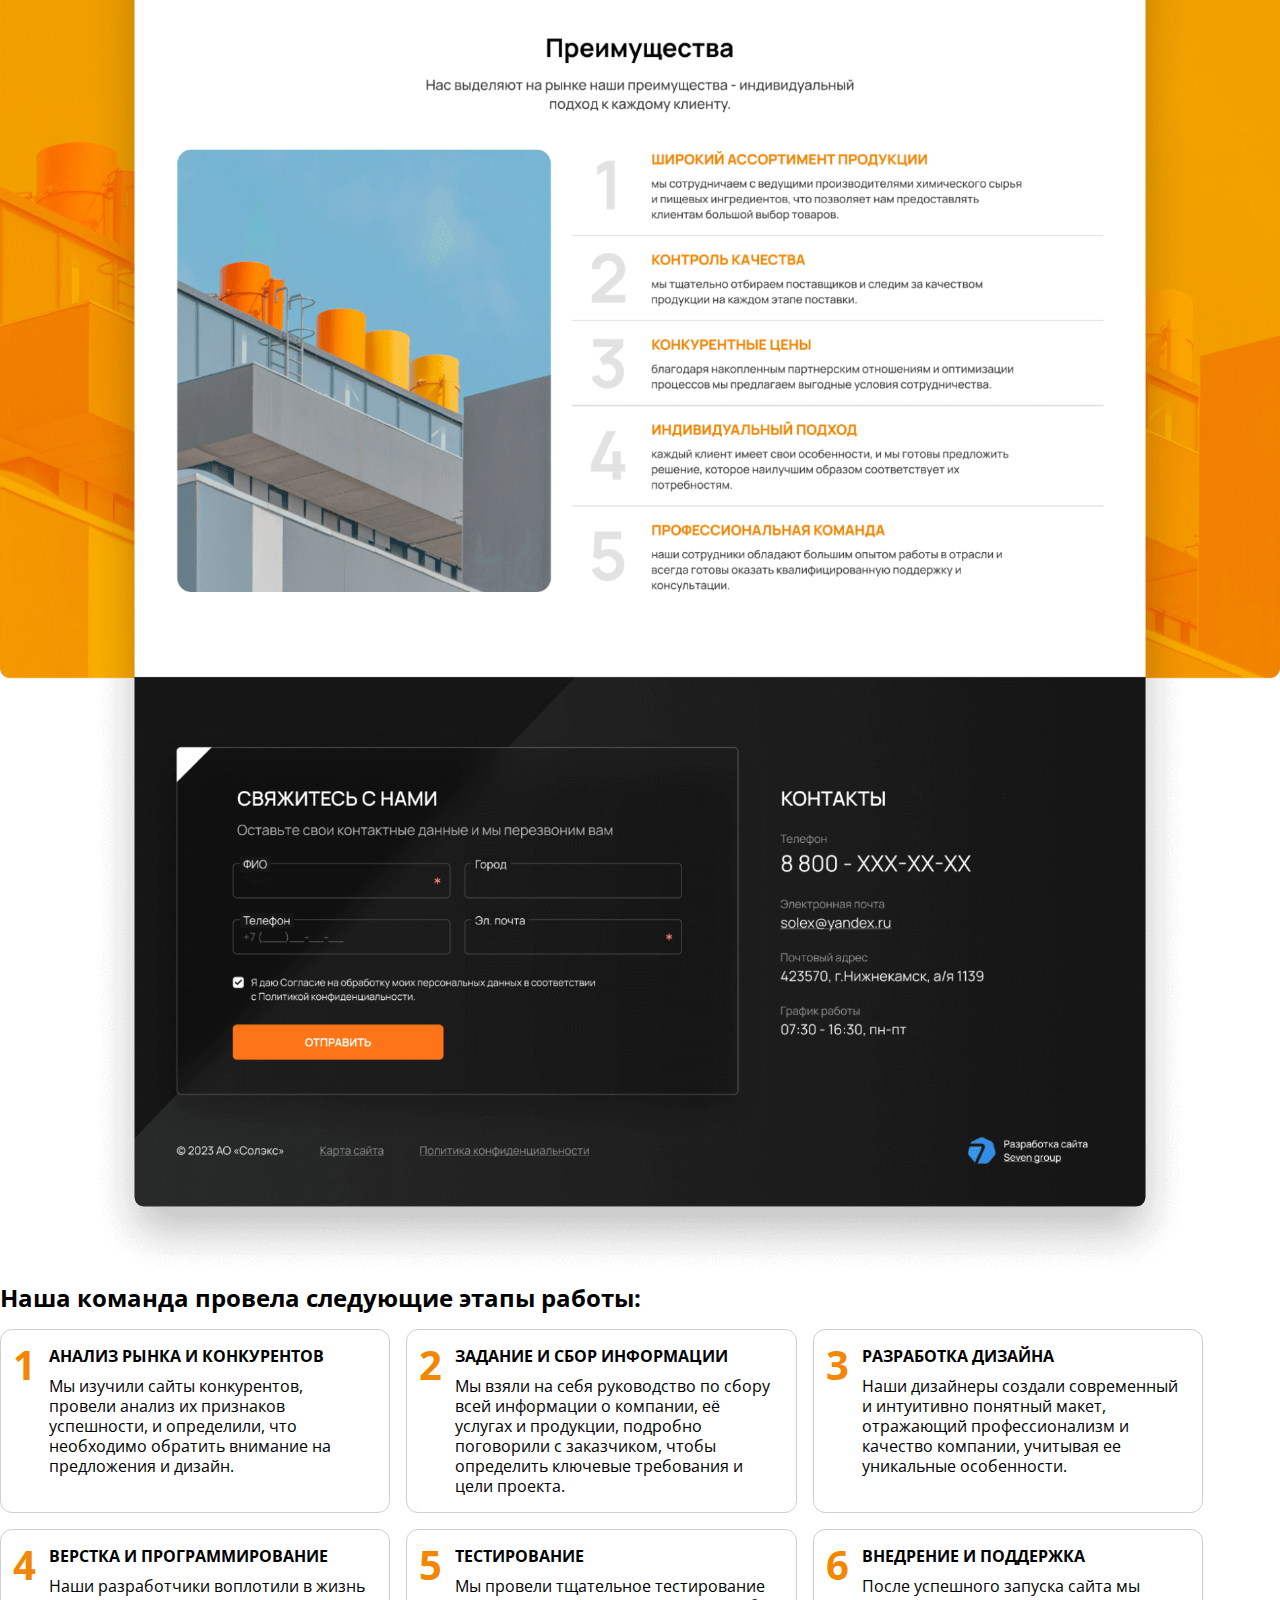
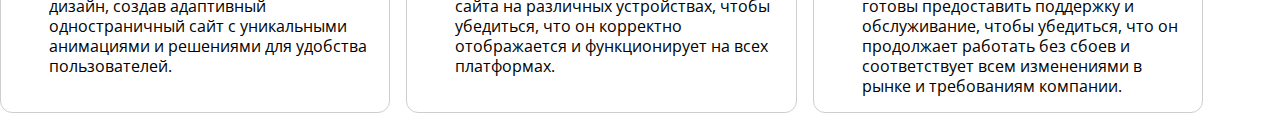
<file: солэкс/index.html>
<!DOCTYPE html>
<html>
<head>
    <meta http-equiv="Content-Type" content="text/html; charset=UTF-8">
    <meta http-equiv="X-UA-Compatible" content="IE=edge">
    <meta name="viewport" content="width=device-width, initial-scale=1.0">
    
    <link rel="icon" href="./favicon.ico" type="image/x-icon"> 
    <link rel="shortcut icon" href="./favicon.ico" type="image/x-icon">

    <link rel="preconnect" href="https://fonts.googleapis.com">
    <link rel="preconnect" href="https://fonts.gstatic.com" crossorigin>
    <link href="https://fonts.googleapis.com/css2?family=Open+Sans:ital,wght@0,300..800;1,300..800&display=swap" rel="stylesheet">

    <link href="./style.css" rel="stylesheet" type="text/css">

    <title>Портфолио Солэес</title>

<body>
    <div class="SGV-solex">
        <div class="SGV-container">
            <img src="./solex.png">
            <div class="SGV-solex__text">
                <h2>Наша команда провела следующие этапы работы:</h2>
                <ol>
                    <li>
                        <b>Анализ рынка и конкурентов</b>
                        Мы изучили сайты конкурентов, провели анализ их признаков успешности, и определили, что необходимо обратить внимание на предложения и дизайн.
                    </li>
                    <li>
                        <b>Задание и сбор информации</b>
                        Мы взяли на себя руководство по сбору всей информации о компании, её услугах и продукции, подробно поговорили с заказчиком, чтобы определить ключевые требования и цели проекта.
                    </li>
                    <li>
                        <b>Разработка дизайна</b>
                        Наши дизайнеры создали современный и интуитивно понятный макет, отражающий профессионализм и качество компании, учитывая ее уникальные особенности.
                    </li>
                    <li>
                        <b>Верстка и программирование</b>
                        Наши разработчики воплотили в жизнь дизайн, создав адаптивный одностраничный сайт с уникальными анимациями и решениями для удобства пользователей.
                    </li>
                    <li>
                        <b>Тестирование</b>
                        Мы провели тщательное тестирование сайта на различных устройствах, чтобы убедиться, что он корректно отображается и функционирует на всех платформах.
                    </li>
                    <li>
                        <b>Внедрение и поддержка</b>
                        После успешного запуска сайта мы готовы предоставить поддержку и обслуживание, чтобы убедиться, что он продолжает работать без сбоев и соответствует всем изменениями в рынке и требованиям компании.
                    </li>
                </ol>
            </div>
        </div>
    </div>
</body>
</html>
</file>
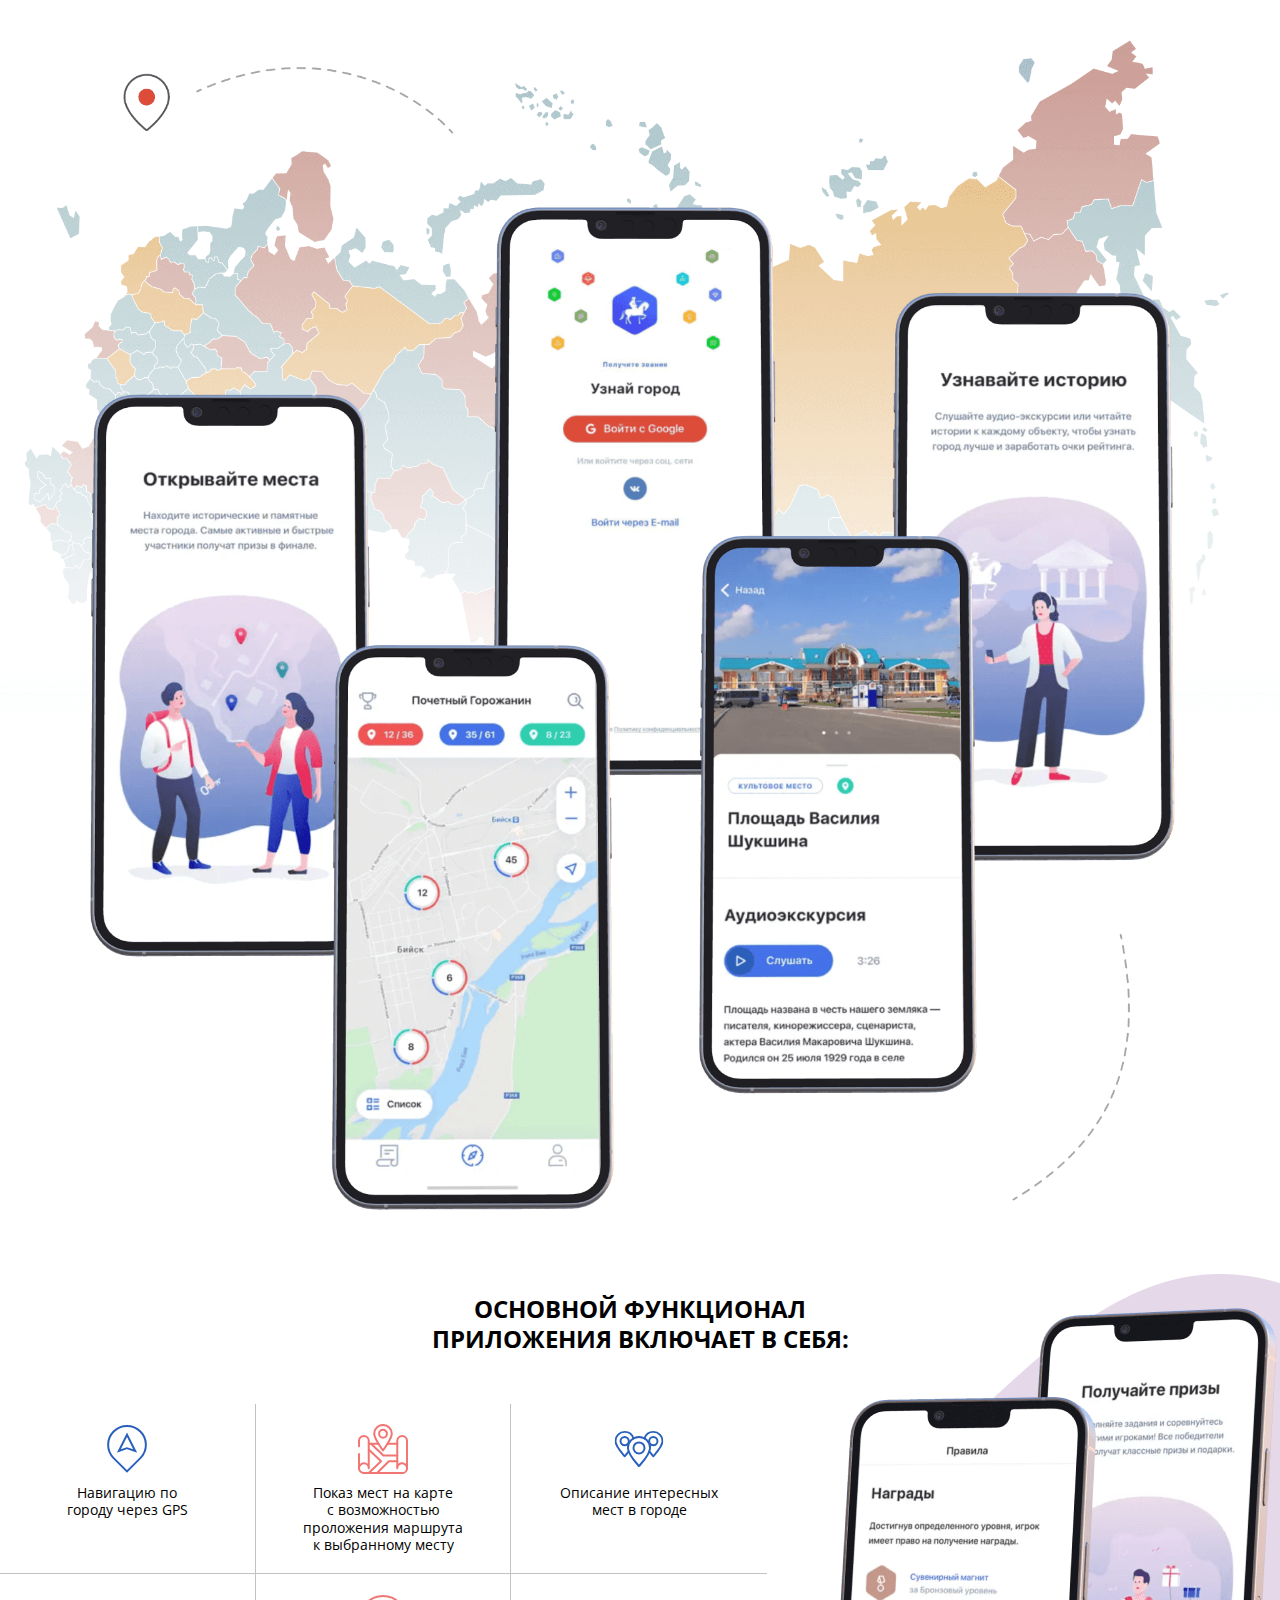
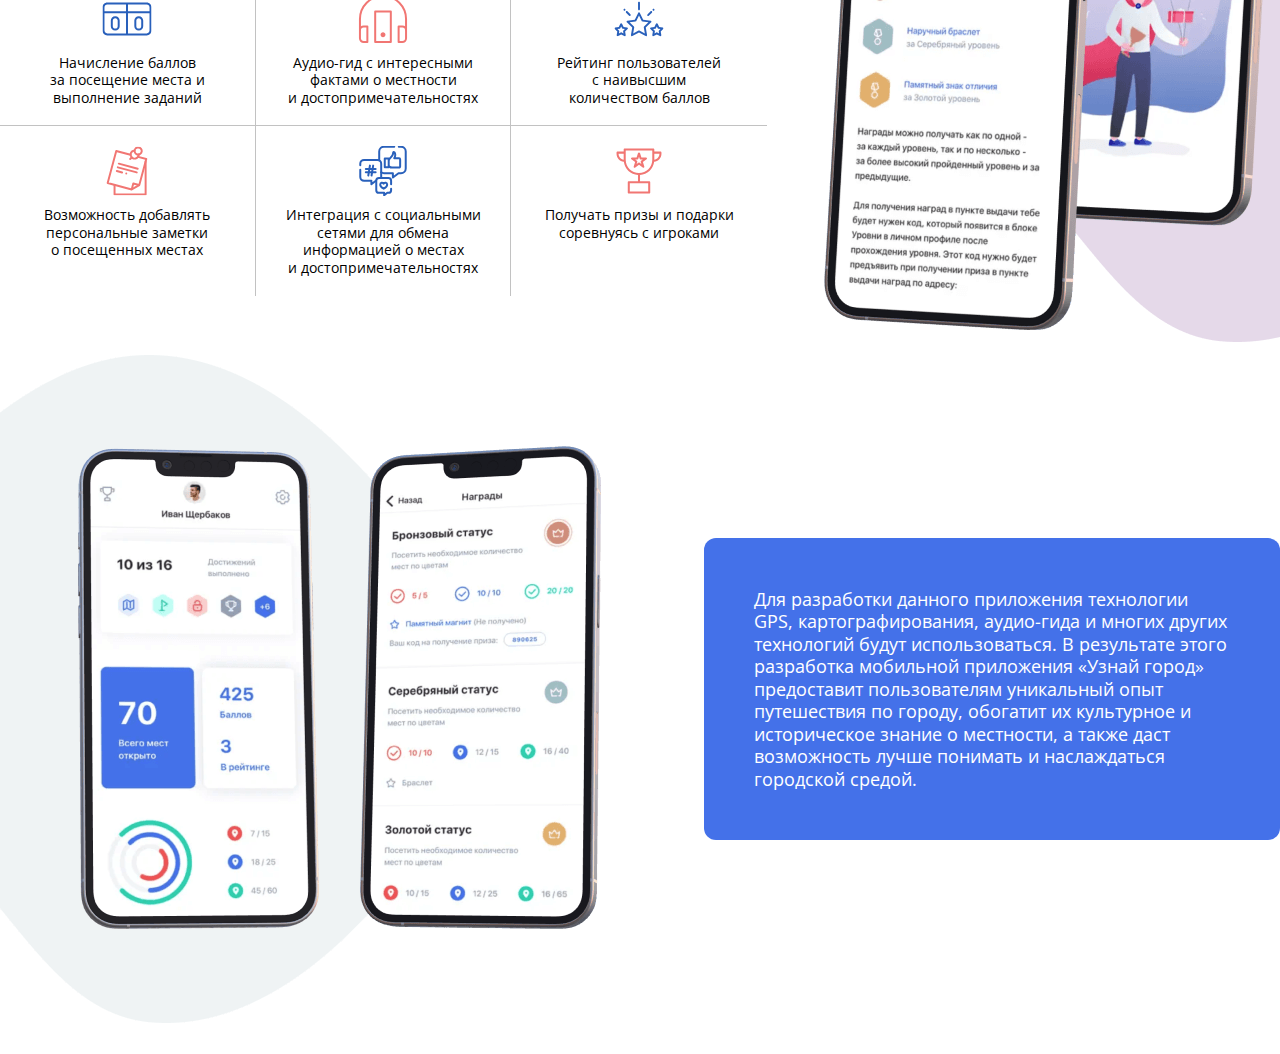
<file: Узнай город/index.html>
<!DOCTYPE html>
<html>
<head>
    <meta http-equiv="Content-Type" content="text/html; charset=UTF-8">
    <meta http-equiv="X-UA-Compatible" content="IE=edge">
    <meta name="viewport" content="width=device-width, initial-scale=1.0">
    
    <link rel="icon" href="./favicon.ico" type="image/x-icon"> 
    <link rel="shortcut icon" href="./favicon.ico" type="image/x-icon">

    <link rel="preconnect" href="https://fonts.googleapis.com">
    <link rel="preconnect" href="https://fonts.gstatic.com" crossorigin>
    <link href="https://fonts.googleapis.com/css2?family=Open+Sans:ital,wght@0,300..800;1,300..800&display=swap" rel="stylesheet">

    <link href="./style.css" rel="stylesheet" type="text/css">

    <title>Портфолио Узнай город</title>

<body>
    <div class="SGV-page">
    <div class="SGV-img1">
        <picture>
            <img src="./img1.png" />
        </picture>
    </div>
    <div class="SGV-img2">
        <div class="SGV-container">
        <h2 class="SVG-h2-ug">Основной функционал <br>приложения включает в себя:</h2>
        <ul>
            <li>
                <svg class="SGV-icon-1">
                    <use xlink:href="#SGV-icon-1" />
                </svg>
                Навигацию по городу через GPS
            </li>
            <li>
                <svg class="SGV-icon-2">
                    <use xlink:href="#SGV-icon-2" />
                </svg>
                Показ мест на карте с возможностью проложения маршрута к выбранному месту
            </li>
            <li>
                <svg class="SGV-icon-3">
                    <use xlink:href="#SGV-icon-3" />
                </svg>
                Описание интересных мест в городе
            </li>
            <li>
                <svg class="SGV-icon-4">
                    <use xlink:href="#SGV-icon-4" />
                </svg>
                Начисление баллов за посещение места и выполнение заданий
            </li>
            <li>
                <svg class="SGV-icon-5">
                    <use xlink:href="#SGV-icon-5" />
                </svg>
                Аудио-гид с интересными фактами о местности и достопримечательностях
            </li>
            <li>
                <svg class="SGV-icon-6">
                    <use xlink:href="#SGV-icon-6" />
                </svg>
                Рейтинг пользователей с наивысшим количеством баллов
            </li>
            <li>
                <svg class="SGV-icon-7">
                    <use xlink:href="#SGV-icon-7" />
                </svg>
                Возможность добавлять персональные заметки о посещенных местах
            </li>
            <li>
                <svg class="SGV-icon-8">
                    <use xlink:href="#SGV-icon-8" />
                </svg>
                Интеграция с социальными сетями для обмена информацией о местах и достопримечательностях
            </li>
            <li>
                <svg class="SGV-icon-9">
                    <use xlink:href="#SGV-icon-9" />
                </svg>
                Получать призы и подарки соревнуясь с игроками
            </li>
        </ul>
    </div>
    </div>
    <div class="SGV-img3">
        <div class="SGV-img3__text">
            Для разработки данного приложения технологии GPS, картографирования, аудио-гида и многих других технологий будут использоваться. В результате этого разработка мобильной приложения «Узнай город» предоставит пользователям уникальный опыт путешествия по городу, обогатит их культурное и историческое знание о местности, а также даст возможность лучше понимать и наслаждаться городской средой.
        </div>
    </div>
    </div>
<!--sprite-->
<svg
    style="position: absolute; width: 0; height: 0"
    width="0"
    height="0"
    version="1.1"
    xmlns="http://www.w3.org/2000/svg"
    xmlns:xlink="http://www.w3.org/1999/xlink"
>
    <defs>
        <symbol id="SGV-icon-1" viewBox="0 0 51 50">
            <path d="M39.1139 7.09696C46.6326 14.6157 46.6326 26.8057 39.1139 34.3244L25.5002 47.9381L11.8865 34.3243C4.36791 26.8057 4.36791 14.6156 11.8865 7.09696C19.4052 -0.421726 31.5953 -0.421726 39.1139 7.09696Z" stroke="#2960BB" stroke-width="2" stroke-miterlimit="10"/>
            <path d="M33.8406 27.0736L25.5004 10.4523L17.1602 27.0736L25.3755 24.1645L33.8406 27.0736Z" stroke="#2960BB" stroke-width="2" stroke-miterlimit="10"/>
        </symbol>
        <symbol id="SGV-icon-2" viewBox="0 0 50 50">
            <g clip-path="url(#clip0_646_673)">
                <mask id="mask0_646_673" style="mask-type:luminance" maskUnits="userSpaceOnUse" x="0" y="0" width="50" height="50">
                <path d="M0 0.000144958H49.9999V50H0V0.000144958Z" fill="white"/>
                </mask>
                <g mask="url(#mask0_646_673)">
                <path d="M0.976562 22.2657V16.797C0.976562 15.4493 1.52344 14.2286 2.40722 13.3448C3.29101 12.4611 4.51171 11.9142 5.85936 11.9142C8.55564 11.9142 10.7422 14.1007 10.7422 16.797V19.7267" stroke="#F17673" stroke-width="2" stroke-miterlimit="10" stroke-linecap="round" stroke-linejoin="round"/>
                <path d="M10.7422 25.586V44.1406C10.7422 41.4444 8.55564 39.2578 5.85936 39.2578C3.16308 39.2578 0.976562 41.4444 0.976562 44.1406C0.976562 44.3067 0.985352 44.4746 1.00195 44.6445C1.25586 47.1856 3.58398 49.0234 6.13768 49.0234H10.7422" stroke="#F17673" stroke-width="2" stroke-miterlimit="10" stroke-linecap="round" stroke-linejoin="round"/>
                <path d="M19.1406 49.0234H44.1406C46.8378 49.0234 49.0233 46.8379 49.0233 44.1406" stroke="#F17673" stroke-width="2" stroke-miterlimit="10" stroke-linecap="round" stroke-linejoin="round"/>
                <path d="M39.2578 37.3047V44.1406C39.2578 41.0205 42.1836 38.584 45.4414 39.4258C47.0859 39.8506 48.4306 41.1953 48.8554 42.8398C48.9697 43.2822 49.0234 43.7178 49.0234 44.1406V16.797C49.0234 14.1007 46.8369 11.9142 44.1406 11.9142C42.793 11.9142 41.5723 12.461 40.6885 13.3448C39.8047 14.2286 39.2578 15.4493 39.2578 16.797V31.4454" stroke="#F17673" stroke-width="2" stroke-miterlimit="10" stroke-linecap="round" stroke-linejoin="round"/>
                <path d="M0.976562 30.0782V44.1406" stroke="#F17673" stroke-width="2" stroke-miterlimit="10" stroke-linecap="round" stroke-linejoin="round"/>
                <path d="M39.2578 19.7267H29.4932" stroke="#F17673" stroke-width="2" stroke-miterlimit="10" stroke-linecap="round" stroke-linejoin="round"/>
                <path d="M39.2577 31.4454V37.3047H30.8593L19.1406 49.0234H10.7422L23.0468 37.3047L10.7422 25.586V19.7266H13.0859C13.0859 19.7266 22.0155 28.2315 25.3906 31.4454H39.2577Z" stroke="#F17673" stroke-width="2" stroke-miterlimit="10" stroke-linecap="round" stroke-linejoin="round"/>
                <path d="M20.5068 19.7267H13.0859" stroke="#F17673" stroke-width="2" stroke-miterlimit="10" stroke-linecap="round" stroke-linejoin="round"/>
                <path d="M29.4931 19.7266C31.6572 16.2198 33.789 12.1573 33.789 9.76573C33.789 4.91126 29.8545 0.976697 25 0.976697C20.1455 0.976697 16.2109 4.91126 16.2109 9.76573C16.2109 12.1573 18.3428 16.2198 20.5068 19.7266C22.7364 23.3419 25 26.3672 25 26.3672C25 26.3672 27.2636 23.3419 29.4931 19.7266Z" stroke="#F17673" stroke-width="2" stroke-miterlimit="10" stroke-linecap="round" stroke-linejoin="round"/>
                <path d="M25 13.672C27.1543 13.672 28.9062 11.92 28.9062 9.76573C28.9062 7.61144 27.1543 5.85949 25 5.85949C22.8457 5.85949 21.0938 7.61144 21.0938 9.76573C21.0938 11.92 22.8457 13.672 25 13.672Z" stroke="#F17673" stroke-width="2" stroke-miterlimit="10" stroke-linecap="round" stroke-linejoin="round"/>
                <path d="M0.953119 26.1719C0.953119 26.1736 0.953643 26.1775 0.95541 26.1817C0.956893 26.1852 0.958577 26.1873 0.959881 26.1886C0.961184 26.1899 0.963325 26.1916 0.966829 26.1931C0.971004 26.1949 0.974942 26.1954 0.97656 26.1954C0.978177 26.1954 0.982116 26.1949 0.98629 26.1931C0.989794 26.1916 0.991935 26.1899 0.993239 26.1886C0.994542 26.1873 0.996227 26.1852 0.997709 26.1817C0.999476 26.1775 1 26.1736 1 26.1719C1 26.1703 0.999476 26.1664 0.997709 26.1622C0.996227 26.1587 0.994542 26.1566 0.993239 26.1553C0.991936 26.154 0.989794 26.1523 0.98629 26.1508C0.982116 26.149 0.978177 26.1485 0.97656 26.1485C0.974942 26.1485 0.971004 26.149 0.966829 26.1508C0.963325 26.1523 0.961184 26.154 0.959881 26.1553C0.958577 26.1566 0.956893 26.1587 0.95541 26.1622C0.953643 26.1664 0.953119 26.1703 0.953119 26.1719Z" fill="#F17673" stroke="#F17673" stroke-width="2"/>
                </g>
                </g>
                <defs>
                <clipPath id="clip0_646_673">
                <rect width="50" height="50" fill="white"/>
                </clipPath>
                </defs>
        </symbol>
        <symbol id="SGV-icon-3" viewBox="0 0 51 50">
            <g clip-path="url(#clip0_649_529)">
                <mask id="mask0_649_529" style="mask-type:luminance" maskUnits="userSpaceOnUse" x="0" y="0" width="51" height="50">
                <path d="M0.5 0.000148773H50.4999V50H0.5V0.000148773Z" fill="white"/>
                </mask>
                <g mask="url(#mask0_649_529)">
                <path d="M25.4997 12.6552C19.2717 12.6552 14.2227 17.7041 14.2227 23.9322C14.2227 30.1771 21.5989 37.9979 25.4997 42.4723C29.4005 37.9979 36.7768 30.1771 36.7768 23.9322C36.7768 17.7041 31.7278 12.6552 25.4997 12.6552Z" stroke="#2960BB" stroke-width="2" stroke-miterlimit="22.926" stroke-linecap="round" stroke-linejoin="round"/>
                <path d="M25.4998 29.5706C28.6053 29.5706 31.1381 27.0377 31.1381 23.9322C31.1381 20.8265 28.6053 18.2936 25.4998 18.2936C22.3941 18.2936 19.8613 20.8265 19.8613 23.9322C19.8613 27.0377 22.3941 29.5706 25.4998 29.5706Z" stroke="#2960BB" stroke-width="2" stroke-miterlimit="22.926" stroke-linecap="round" stroke-linejoin="round"/>
                <path d="M36.0752 27.6602C37.5221 29.4533 38.9982 31.0822 40.1257 32.3755C43.3763 28.6469 49.5231 22.1296 49.5231 16.9254C49.5231 11.7353 45.3158 7.52787 40.1257 7.52787C35.9134 7.52787 32.3484 10.2995 31.1548 14.1185" stroke="#2960BB" stroke-width="2" stroke-miterlimit="22.926" stroke-linecap="round" stroke-linejoin="round"/>
                <path d="M40.1259 21.1544C42.4551 21.1544 44.3548 19.2547 44.3548 16.9255C44.3548 14.5963 42.4551 12.6967 40.1259 12.6967C37.7967 12.6967 35.897 14.5963 35.897 16.9255C35.897 19.2547 37.7967 21.1544 40.1259 21.1544Z" stroke="#2960BB" stroke-width="2" stroke-miterlimit="22.926" stroke-linecap="round" stroke-linejoin="round"/>
                <path d="M14.9245 27.6602C13.4775 29.4533 12.0014 31.0822 10.874 32.3755C7.62332 28.6469 1.47656 22.1296 1.47656 16.9254C1.47656 11.7353 5.68387 7.52787 10.874 7.52787C15.0863 7.52787 18.6512 10.2995 19.8449 14.1185" stroke="#2960BB" stroke-width="2" stroke-miterlimit="22.926" stroke-linecap="round" stroke-linejoin="round"/>
                <path d="M10.8739 21.1544C13.2031 21.1544 15.1028 19.2547 15.1028 16.9255C15.1028 14.5963 13.2031 12.6967 10.8739 12.6967C8.54472 12.6967 6.64502 14.5963 6.64502 16.9255C6.64502 19.2547 8.54472 21.1544 10.8739 21.1544Z" stroke="#2960BB" stroke-width="2" stroke-miterlimit="22.926" stroke-linecap="round" stroke-linejoin="round"/>
                </g>
                </g>
                <defs>
                <clipPath id="clip0_649_529">
                <rect width="50" height="50" fill="white" transform="translate(0.5)"/>
                </clipPath>
                </defs>
        </symbol>
        <symbol id="SGV-icon-4" viewBox="0 0 51 50">
            <g clip-path="url(#clip0_642_626)">
                <path fill-rule="evenodd" clip-rule="evenodd" d="M45.6003 8.20312H43.3461H41.3147H9.68526H7.65388H5.39984C2.69811 8.20312 0.5 10.4012 0.5 13.103V36.844C0.5 39.5457 2.69811 41.7438 5.39984 41.7438H45.6003C48.302 41.7438 50.5 39.5457 50.5 36.844V13.103C50.5 10.4012 48.302 8.20312 45.6003 8.20312ZM48.4686 17.0998V13.103C48.4686 11.5213 47.1818 10.2345 45.6003 10.2345H26.5163V17.0998H48.4686ZM24.4849 10.2345H5.39984C3.81818 10.2345 2.53138 11.5213 2.53138 13.103V17.0998H24.4849V10.2345ZM2.53138 19.131V36.8438C2.53138 38.4255 3.81818 39.7123 5.39984 39.7123H24.4849V19.131H2.53138ZM26.5163 39.7123H45.6003C47.1818 39.7123 48.4686 38.4255 48.4686 36.8438V19.131H26.5163V39.7123Z" fill="#2960BB"/>
                <path d="M13.6319 22.1015H13.385C10.955 22.1015 8.97803 24.0785 8.97803 26.5085V32.2979C8.97803 34.7279 10.955 36.7049 13.385 36.7049H13.6319C16.0619 36.7049 18.0389 34.7279 18.0389 32.2979V26.5085C18.0389 24.0785 16.0619 22.1015 13.6319 22.1015ZM16.0075 32.2979C16.0075 33.6078 14.9418 34.6735 13.6319 34.6735H13.385C12.0751 34.6735 11.0094 33.6078 11.0094 32.2979V26.5085C11.0094 25.1986 12.0751 24.1329 13.385 24.1329H13.6319C14.9418 24.1329 16.0075 25.1986 16.0075 26.5085V32.2979ZM37.627 22.1015H37.3801C34.9501 22.1015 32.9731 24.0785 32.9731 26.5085V32.2979C32.9731 34.7279 34.9501 36.7049 37.3801 36.7049H37.627C40.057 36.7049 42.034 34.7279 42.034 32.2979V26.5085C42.034 24.0785 40.057 22.1015 37.627 22.1015ZM40.0026 32.2979C40.0026 33.6078 38.9369 34.6735 37.627 34.6735H37.3801C36.0702 34.6735 35.0045 33.6078 35.0045 32.2979V26.5085C35.0045 25.1986 36.0702 24.1329 37.3801 24.1329H37.627C38.9369 24.1329 40.0026 25.1986 40.0026 26.5085V32.2979Z" fill="#2960BB"/>
                </g>
                <defs>
                <clipPath id="clip0_642_626">
                <rect width="50" height="50" fill="white" transform="translate(0.5)"/>
                </clipPath>
                </defs>
        </symbol>
        <symbol id="SGV-icon-5" viewBox="0 0 50 50">
            <g clip-path="url(#clip0_641_603)">
                <mask id="mask0_641_603" style="mask-type:luminance" maskUnits="userSpaceOnUse" x="0" y="0" width="50" height="50">
                <path d="M50 0H0V50H50V0Z" fill="white"/>
                <path d="M27.4414 40.7226C27.4414 42.071 26.3483 43.164 25 43.164C23.6517 43.164 22.5586 42.071 22.5586 40.7226C22.5586 39.3743 23.6517 38.2812 25 38.2812C26.3483 38.2812 27.4414 39.3743 27.4414 40.7226Z" fill="white"/>
                </mask>
                <g mask="url(#mask0_641_603)">
                <mask id="mask1_641_603" style="mask-type:luminance" maskUnits="userSpaceOnUse" x="0" y="0" width="50" height="50">
                <path d="M0 0.000144958H49.9999V50H0V0.000144958Z" fill="white"/>
                </mask>
                <g mask="url(#mask1_641_603)">
                <path d="M9.37498 48.0469H5.66405C3.61455 48.0469 1.95312 46.3855 1.95312 44.336V36.1329C1.95312 34.0834 3.61455 32.4219 5.66405 32.4219H9.37498V48.0469Z" stroke="#F17673" stroke-width="2" stroke-miterlimit="10" stroke-linecap="round" stroke-linejoin="round"/>
                <path d="M40.625 48.0469H44.3359C46.3854 48.0469 48.0469 46.3855 48.0469 44.336V36.1329C48.0469 34.0834 46.3854 32.4219 44.3359 32.4219H40.625V48.0469Z" stroke="#F17673" stroke-width="2" stroke-miterlimit="10" stroke-linecap="round" stroke-linejoin="round"/>
                <path d="M48.0467 36.1329V25.0001C48.0467 12.2717 37.7283 1.95327 24.9999 1.95327C12.2716 1.95327 1.95312 12.2717 1.95312 25.0001V36.1329" stroke="#F17673" stroke-width="2" stroke-miterlimit="10" stroke-linecap="round" stroke-linejoin="round"/>
                <path d="M32.8125 48.0469H17.1875V17.5782H32.8125V48.0469Z" stroke="#F17673" stroke-width="2" stroke-miterlimit="10" stroke-linecap="round" stroke-linejoin="round"/>
                <path d="M27.4414 40.7227C27.4414 42.071 26.3483 43.1641 25 43.1641C23.6517 43.1641 22.5586 42.071 22.5586 40.7227C22.5586 39.3744 23.6517 38.2813 25 38.2813C26.3483 38.2813 27.4414 39.3744 27.4414 40.7227Z" fill="#F17673"/>
                </g>
                </g>
                </g>
                <defs>
                <clipPath id="clip0_641_603">
                <rect width="50" height="50" fill="white"/>
                </clipPath>
                </defs>
        </symbol>
        <symbol id="SGV-icon-6" viewBox="0 0 51 50">
            <g clip-path="url(#clip0_641_619)">
                <path d="M38.1472 27.4259C38.0908 27.2526 37.9871 27.0986 37.8478 26.9812C37.7085 26.8637 37.539 26.7876 37.3587 26.7615L29.7691 25.6607L26.3731 18.7845C26.2924 18.6212 26.1677 18.4837 26.0129 18.3875C25.8582 18.2914 25.6797 18.2404 25.4975 18.2404H25.4972C25.315 18.2405 25.1364 18.2915 24.9817 18.3877C24.8269 18.484 24.7022 18.6216 24.6216 18.785L21.2294 25.663L13.6404 26.7678C13.4601 26.7941 13.2908 26.8703 13.1515 26.9878C13.0123 27.1053 12.9087 27.2595 12.8524 27.4328C12.7961 27.6061 12.7895 27.7916 12.8331 27.9685C12.8768 28.1454 12.9691 28.3066 13.0996 28.4337L18.5927 33.7854L17.2983 41.3445C17.2675 41.5241 17.2876 41.7087 17.3563 41.8775C17.4249 42.0463 17.5395 42.1925 17.687 42.2996C17.8344 42.4067 18.0089 42.4703 18.1907 42.4834C18.3724 42.4964 18.5542 42.4584 18.7155 42.3735L25.5027 38.8029L32.2918 42.3698C32.4531 42.4545 32.6349 42.4924 32.8167 42.4792C32.9984 42.466 33.1728 42.4022 33.3202 42.2951C33.4676 42.1879 33.5821 42.0417 33.6507 41.8729C33.7193 41.7041 33.7393 41.5195 33.7085 41.3399L32.4101 33.7816L37.9004 28.4271C38.0308 28.2998 38.123 28.1386 38.1667 27.9617C38.2103 27.7848 38.2035 27.5992 38.1472 27.4259ZM30.6788 32.7418C30.5655 32.8524 30.4808 32.9889 30.4319 33.1395C30.383 33.2901 30.3715 33.4503 30.3983 33.6064L31.4487 39.7205L25.9568 36.8351C25.8166 36.7615 25.6606 36.7231 25.5023 36.7231C25.3439 36.7232 25.188 36.7617 25.0478 36.8354L19.5574 39.7237L20.6045 33.6089C20.6313 33.4529 20.6197 33.2926 20.5707 33.1421C20.5217 32.9915 20.4369 32.8551 20.3235 32.7446L15.8798 28.4155L22.0189 27.5218C22.1756 27.499 22.3244 27.4384 22.4524 27.3453C22.5805 27.2522 22.684 27.1294 22.7541 26.9874L25.4981 21.4235L28.2453 26.9858C28.3153 27.1278 28.4189 27.2506 28.547 27.3436C28.6751 27.4366 28.8239 27.4971 28.9806 27.5199L35.1201 28.4104L30.6788 32.7418ZM14.1239 34.3166C14.0675 34.1434 13.9638 33.9893 13.8245 33.8719C13.6852 33.7544 13.5157 33.6784 13.3354 33.6522L9.79461 33.1387L8.21024 29.9307C8.12957 29.7674 8.00482 29.6299 7.85009 29.5337C7.69537 29.4375 7.51682 29.3866 7.33465 29.3866H7.33436C7.15213 29.3866 6.97356 29.4377 6.81882 29.5339C6.66409 29.6301 6.53937 29.7678 6.45877 29.9312L4.87616 33.1399L1.33574 33.6553C1.15544 33.6816 0.986103 33.7578 0.846851 33.8753C0.707599 33.9928 0.603988 34.1469 0.547729 34.3202C0.49147 34.4935 0.484804 34.6791 0.528486 34.856C0.572168 35.0329 0.664455 35.194 0.794918 35.3212L3.35771 37.8179L2.7538 41.3445C2.72978 41.4846 2.73666 41.6283 2.77397 41.7655C2.81127 41.9028 2.8781 42.0302 2.96978 42.1389C3.06146 42.2476 3.17578 42.3349 3.30474 42.3949C3.4337 42.4548 3.5742 42.4858 3.7164 42.4858C3.87196 42.4858 4.02802 42.4487 4.17089 42.3737L7.33739 40.7078L10.5047 42.3718C10.666 42.4566 10.8478 42.4945 11.0295 42.4813C11.2113 42.4681 11.3857 42.4044 11.5331 42.2972C11.6805 42.1901 11.795 42.0438 11.8636 41.875C11.9322 41.7062 11.9522 41.5215 11.9214 41.3419L11.3157 37.8159L13.8771 35.3178C14.0075 35.1906 14.0998 35.0294 14.1434 34.8524C14.187 34.6755 14.1802 34.4899 14.1239 34.3166ZM9.58435 36.776C9.47102 36.8866 9.38627 37.0231 9.33739 37.1737C9.28852 37.3243 9.27698 37.4845 9.30379 37.6406L9.6614 39.7225L7.79139 38.74C7.6512 38.6664 7.49524 38.628 7.33692 38.628C7.1786 38.6281 7.02266 38.6665 6.8825 38.7402L5.01288 39.7238L5.36942 37.6414C5.39616 37.4854 5.38454 37.3251 5.33558 37.1746C5.28662 37.024 5.20178 36.8876 5.08837 36.7771L3.57528 35.303L5.66571 34.9987C5.8224 34.9759 5.97119 34.9153 6.09926 34.8222C6.22733 34.7291 6.33084 34.6062 6.40086 34.4642L7.33524 32.5697L8.27068 34.4638C8.34078 34.6058 8.44434 34.7286 8.57244 34.8216C8.70055 34.9146 8.84935 34.9751 9.00603 34.9979L11.0967 35.301L9.58435 36.776ZM50.452 34.3201C50.3958 34.1467 50.2921 33.9926 50.1529 33.8751C50.0136 33.7576 49.8442 33.6815 49.6639 33.6552L46.1234 33.1398L44.5408 29.9311C44.4602 29.7677 44.3355 29.63 44.1808 29.5338C44.026 29.4376 43.8475 29.3865 43.6652 29.3865H43.6649C43.4828 29.3865 43.3042 29.4374 43.1495 29.5336C42.9948 29.6298 42.87 29.7673 42.7894 29.9306L41.205 33.1386L37.6642 33.6521C37.4839 33.6783 37.3144 33.7544 37.1751 33.8718C37.0358 33.9892 36.9321 34.1433 36.8757 34.3166C36.8194 34.4898 36.8126 34.6754 36.8562 34.8524C36.8998 35.0293 36.9921 35.1905 37.1225 35.3177L39.6839 37.8158L39.0782 41.3418C39.0475 41.5214 39.0675 41.706 39.1361 41.8748C39.2048 42.0436 39.3192 42.1898 39.4666 42.2969C39.614 42.404 39.7884 42.4678 39.9701 42.481C40.1518 42.4943 40.3336 42.4564 40.4949 42.3717L43.6622 40.7077L46.8287 42.3736C46.99 42.4584 47.1718 42.4965 47.3536 42.4833C47.5354 42.4702 47.7098 42.4064 47.8572 42.2992C48.0047 42.1922 48.1192 42.046 48.1879 41.8772C48.2566 41.7085 48.2767 41.5239 48.2459 41.3443L47.642 37.8177L50.2047 35.3211C50.3352 35.194 50.4275 35.0328 50.4712 34.8559C50.5149 34.679 50.5083 34.4934 50.452 34.3201ZM45.9113 36.777C45.7979 36.8875 45.7131 37.0239 45.6641 37.1745C45.6152 37.325 45.6035 37.4853 45.6303 37.6413L45.9868 39.7237L44.1171 38.7401C43.977 38.6664 43.8211 38.6278 43.6628 38.6278C43.5045 38.6278 43.3485 38.6662 43.2084 38.7399L41.3384 39.7224L41.696 37.6405C41.7228 37.4844 41.7113 37.3242 41.6624 37.1736C41.6135 37.023 41.5288 36.8865 41.4154 36.7759L39.9031 35.3009L41.9938 34.9978C42.1504 34.975 42.2992 34.9145 42.4274 34.8215C42.5555 34.7285 42.659 34.6057 42.7291 34.4637L43.6646 32.5696L44.5989 34.4641C44.669 34.6061 44.7725 34.729 44.9005 34.8221C45.0286 34.9152 45.1774 34.9758 45.3341 34.9986L47.4244 35.3029L45.9113 36.777ZM38.6903 17.1724C38.3088 16.7912 37.6906 16.7912 37.3092 17.1724L34.0865 20.3951C33.7052 20.7765 33.7052 21.3949 34.0865 21.7762C34.1771 21.867 34.2848 21.9391 34.4033 21.9882C34.5218 22.0372 34.6488 22.0624 34.7771 22.0623C35.0271 22.0623 35.277 21.967 35.4677 21.7762L38.6903 18.5536C39.0717 18.1721 39.0717 17.5538 38.6903 17.1724ZM40.9979 14.8652C40.814 14.6827 40.5656 14.5799 40.3065 14.5791C40.0496 14.5791 39.7978 14.6836 39.616 14.8652C39.4335 15.0487 39.3307 15.2968 39.3299 15.5556C39.3299 15.8134 39.4344 16.0644 39.616 16.246C39.7993 16.4289 40.0475 16.5318 40.3065 16.5322C40.5642 16.5322 40.8152 16.4287 40.9979 16.246C41.1802 16.0624 41.2827 15.8143 41.283 15.5556C41.283 15.2988 41.1794 15.0469 40.9979 14.8652ZM11.3837 14.8652C11.1998 14.6827 10.9514 14.5799 10.6923 14.5791C10.4354 14.5791 10.1845 14.6836 10.0018 14.8652C9.81932 15.0487 9.71651 15.2968 9.7157 15.5556C9.7157 15.8134 9.82019 16.0644 10.0018 16.246C10.1853 16.4285 10.4334 16.5314 10.6923 16.5322C10.949 16.5322 11.201 16.4287 11.3837 16.246C11.5653 16.0644 11.6698 15.8125 11.6698 15.5556C11.6698 15.2988 11.5652 15.0469 11.3837 14.8652ZM16.7816 20.2635L13.6905 17.1725C13.309 16.7913 12.6908 16.7913 12.3093 17.1725C11.928 17.554 11.928 18.1723 12.3093 18.5537L15.4005 21.6447C15.491 21.7355 15.5987 21.8075 15.7172 21.8566C15.8357 21.9057 15.9627 21.9309 16.091 21.9307C16.2193 21.9309 16.3463 21.9057 16.4648 21.8566C16.5833 21.8075 16.691 21.7355 16.7816 21.6447C17.163 21.2632 17.163 20.6449 16.7816 20.2635ZM25.4998 7.51425C24.9605 7.51425 24.5232 7.95156 24.5232 8.49081V15.1187C24.5232 15.658 24.9605 16.0953 25.4998 16.0953C26.0391 16.0953 26.4763 15.658 26.4763 15.1187V8.49081C26.4763 7.95156 26.039 7.51425 25.4998 7.51425Z" fill="#2960BB"/>
                </g>
                <defs>
                <clipPath id="clip0_641_619">
                <rect width="50" height="50" fill="white" transform="translate(0.5)"/>
                </clipPath>
                </defs>
        </symbol>
        <symbol id="SGV-icon-7" viewBox="0 0 51 50">
            <g clip-path="url(#clip0_649_541)">
                <path d="M36.824 10.5639L45.1473 12.7941L38.0383 39.3256L30.2751 43.8075L5.78467 37.2454L14.5343 4.59139L29.037 8.47742" stroke="#F17673" stroke-width="2" stroke-miterlimit="2.613" stroke-linecap="round" stroke-linejoin="round"/>
                <path d="M30.3472 43.5395L31.9159 37.6851L37.8098 39.2643" stroke="#F17673" stroke-width="2" stroke-miterlimit="2.613" stroke-linecap="round" stroke-linejoin="round"/>
                <mask id="mask0_649_541" style="mask-type:luminance" maskUnits="userSpaceOnUse" x="0" y="0" width="51" height="50">
                <path d="M0.5 0.000144958H50.4999V50H0.5V0.000144958Z" fill="white"/>
                </mask>
                <g mask="url(#mask0_649_541)">
                <path d="M44.4981 15.2267V49.0232H12.8052V39.3097" stroke="#F17673" stroke-width="2" stroke-miterlimit="2.613" stroke-linecap="round" stroke-linejoin="round"/>
                </g>
                <path d="M28.7471 12.7747L30.2768 11.245" stroke="#F17673" stroke-width="2" stroke-miterlimit="2.613" stroke-linecap="round" stroke-linejoin="round"/>
                <mask id="mask1_649_541" style="mask-type:luminance" maskUnits="userSpaceOnUse" x="0" y="0" width="51" height="50">
                <path d="M0.5 0.000144958H50.4999V50H0.5V0.000144958Z" fill="white"/>
                </mask>
                <g mask="url(#mask1_649_541)">
                <path d="M37.3761 8.25022C37.3711 10.0514 36.1674 11.698 34.3442 12.1865C32.1626 12.771 29.9202 11.4763 29.3357 9.29475C28.7511 7.11311 30.0457 4.87084 32.2273 4.28627C32.5615 4.19669 32.9057 4.1499 33.2517 4.14701" stroke="#F17673" stroke-width="2" stroke-miterlimit="2.613" stroke-linecap="round" stroke-linejoin="round"/>
                <path d="M35.9763 1.10103C37.9122 0.582278 39.9022 1.7312 40.4209 3.66713C40.9397 5.60316 39.7908 7.5931 37.8548 8.11175C35.9189 8.63059 33.929 7.48167 33.4102 5.54574C32.8915 3.60961 34.0403 1.61977 35.9763 1.10103Z" stroke="#F17673" stroke-width="2" stroke-miterlimit="2.613" stroke-linecap="round" stroke-linejoin="round"/>
                <path d="M17.1479 17.4786L36.4412 22.6483" stroke="#F17673" stroke-width="2" stroke-miterlimit="2.613" stroke-linecap="round" stroke-linejoin="round"/>
                <path d="M16.1323 21.2688L35.4255 26.4385" stroke="#F17673" stroke-width="2" stroke-miterlimit="2.613" stroke-linecap="round" stroke-linejoin="round"/>
                <path d="M15.1167 25.059L20.5175 26.506" stroke="#F17673" stroke-width="2" stroke-miterlimit="2.613" stroke-linecap="round" stroke-linejoin="round"/>
                <path d="M24.7627 27.6438H24.7634" stroke="#F17673" stroke-width="2" stroke-miterlimit="2.613" stroke-linecap="round" stroke-linejoin="round"/>
                </g>
                </g>
                <defs>
                <clipPath id="clip0_649_541">
                <rect width="50" height="50" fill="white" transform="translate(0.5)"/>
                </clipPath>
                </defs>
        </symbol>
        <symbol id="SGV-icon-8" viewBox="0 0 50 50">
            <g clip-path="url(#clip0_645_647)">
                <mask id="mask0_645_647" style="mask-type:luminance" maskUnits="userSpaceOnUse" x="0" y="0" width="50" height="50">
                <path d="M0 0.000141144H49.9999V50H0V0.000141144Z" fill="white"/>
                </mask>
                <g mask="url(#mask0_645_647)">
                <path d="M36.2303 0.732569H25.9671C23.3393 0.732569 21.209 2.85629 21.209 5.47611V14.2579" stroke="#2960BB" stroke-width="2" stroke-miterlimit="10" stroke-linecap="round" stroke-linejoin="round"/>
                <path d="M23.1772 26.2697C23.961 26.8361 24.9248 27.1701 25.9669 27.1701H34.8809V31.4923L40.5315 27.1701H42.9693C45.5971 27.1701 47.7274 25.0463 47.7274 22.4265V5.47611C47.7274 2.8563 45.5971 0.732571 42.9693 0.732571H40.8199" stroke="#2960BB" stroke-width="2" stroke-miterlimit="10" stroke-linecap="round" stroke-linejoin="round"/>
                <path d="M30.8018 20.2172L31.2922 20.6141C32.0697 21.2436 33.0398 21.587 34.0401 21.587H41.0022C41.6622 21.587 42.1936 21.0365 42.1622 20.3696C42.1328 19.745 42.1635 14.0566 42.1635 13.4153C42.1635 12.7739 41.6436 12.254 41.0022 12.254L36.2811 12.2398L36.8592 10.8708C37.1555 10.169 37.286 9.40836 37.2404 8.64795C37.1949 7.88753 36.9746 7.14786 36.5967 6.48645C36.5453 6.39651 36.4763 6.31781 36.3939 6.25505C36.3115 6.19229 36.2173 6.14674 36.1169 6.12112C36.0166 6.09549 35.9121 6.0903 35.8097 6.10587C35.7072 6.12144 35.609 6.15745 35.5208 6.21175C35.4084 6.28091 35.3156 6.37771 35.2512 6.49292C35.1869 6.60812 35.1531 6.73789 35.1531 6.86985C35.1531 8.09738 34.7049 9.28283 33.8927 10.2033L30.8823 13.6097" stroke="#2960BB" stroke-width="2" stroke-miterlimit="10" stroke-linecap="round" stroke-linejoin="round"/>
                <path d="M30.7124 21.2647H26.7729V12.401H30.7124V21.2647Z" stroke="#2960BB" stroke-width="2" stroke-miterlimit="10" stroke-linecap="round" stroke-linejoin="round"/>
                <path d="M2.27197 23.6329V31.0237C2.27197 33.0896 3.95185 34.7644 6.02421 34.7644H13.3899V38.2048L17.8459 34.7644" stroke="#2960BB" stroke-width="2" stroke-miterlimit="10" stroke-linecap="round" stroke-linejoin="round"/>
                <path d="M23.0724 31.9336C23.1469 31.6361 23.1844 31.3304 23.1842 31.0237V17.6568C23.1842 15.5909 21.5042 13.9161 19.432 13.9161H6.02411C3.95185 13.9161 2.27197 15.5909 2.27197 17.6568V19.2384" stroke="#2960BB" stroke-width="2" stroke-miterlimit="10" stroke-linecap="round" stroke-linejoin="round"/>
                <path d="M7.81104 22.9202H17.645" stroke="#2960BB" stroke-width="2" stroke-miterlimit="10" stroke-linecap="round" stroke-linejoin="round"/>
                <path d="M7.81104 26.1718H17.645" stroke="#2960BB" stroke-width="2" stroke-miterlimit="10" stroke-linecap="round" stroke-linejoin="round"/>
                <path d="M15.1668 19.629L13.541 29.4629" stroke="#2960BB" stroke-width="2" stroke-miterlimit="10" stroke-linecap="round" stroke-linejoin="round"/>
                <path d="M11.9153 19.629L10.2896 29.4629" stroke="#2960BB" stroke-width="2" stroke-miterlimit="10" stroke-linecap="round" stroke-linejoin="round"/>
                <path d="M33.1054 38.2813V34.6857C33.1054 33.2197 31.9132 32.0311 30.4426 32.0311H20.9278C19.4572 32.0311 18.2651 33.2197 18.2651 34.6857V44.1715C18.2651 45.6376 19.4572 46.8261 20.9278 46.8261H26.1549V49.2676L29.3171 46.8261H30.4426C31.9132 46.8261 33.1054 45.6376 33.1054 44.1715V42.8711" stroke="#2960BB" stroke-width="2" stroke-miterlimit="10" stroke-linecap="round" stroke-linejoin="round"/>
                <path d="M25.6849 42.6517C27.9745 41.4379 29.1607 40.4051 29.1607 38.8051C29.1607 36.5982 26.4573 36.0464 25.6849 37.7017C24.802 35.9913 22.209 36.5982 22.209 38.8051C22.209 40.4051 23.3952 41.4379 25.6849 42.6517Z" stroke="#2960BB" stroke-width="2" stroke-miterlimit="10" stroke-linecap="round" stroke-linejoin="round"/>
                </g>
                </g>
                <defs>
                <clipPath id="clip0_645_647">
                <rect width="50" height="50" fill="white"/>
                </clipPath>
                </defs>
        </symbol>
        <symbol id="SGV-icon-9" viewBox="0 0 51 50">
            <path d="M47.3752 5.20833H41.1252V3.125C41.1252 2.55208 40.6564 2.08333 40.0835 2.08333H10.9168C10.3439 2.08333 9.87516 2.55208 9.87516 3.125V5.20833H3.62516C3.05225 5.20833 2.5835 5.67708 2.5835 6.25V7.29167C2.5835 11.5833 5.84391 15.125 10.021 15.5729C10.9793 22.8854 17.0106 28.6146 24.4585 29.1146V35.4167H15.0835C14.5106 35.4167 14.0418 35.8854 14.0418 36.4583V46.875C14.0418 47.4479 14.5106 47.9167 15.0835 47.9167H35.9168C36.4897 47.9167 36.9585 47.4479 36.9585 46.875V36.4583C36.9585 35.8854 36.4897 35.4167 35.9168 35.4167H26.5418V29.1146C33.9897 28.6146 40.021 22.8958 40.9793 15.5729C45.1564 15.125 48.4168 11.5833 48.4168 7.29167V6.25C48.4168 5.67708 47.9481 5.20833 47.3752 5.20833ZM34.8752 45.8333H16.1252V37.5H34.8752V45.8333ZM4.66683 7.29167H9.87516V13.4479C6.92725 12.9479 4.66683 10.3854 4.66683 7.29167ZM25.5002 27.0833C18.0314 27.0833 11.9585 21.0104 11.9585 13.5417V4.16667H39.0418V13.5417C39.0418 21.0104 32.9689 27.0833 25.5002 27.0833ZM41.1252 13.4479V7.29167H46.3335C46.3335 10.3854 44.0731 12.9479 41.1252 13.4479Z" fill="#F17673"/>
            <path d="M32.6458 11.2188H27.9479L26.5 6.75C26.3542 6.32292 25.9479 6.03125 25.5 6.03125C25.0521 6.03125 24.6458 6.32292 24.5104 6.75L23.0625 11.2188H18.3646C17.9167 11.2188 17.5104 11.5104 17.375 11.9375C17.2396 12.3646 17.3854 12.8333 17.75 13.1042L21.5521 15.8646L20.1042 20.3333C19.7708 21.25 20.9271 22.1042 21.7083 21.5L25.5104 18.7396L29.3125 21.5C29.6771 21.7604 30.1667 21.7604 30.5417 21.5C30.9063 21.2396 31.0625 20.7604 30.9167 20.3333L29.4688 15.8646L33.2708 13.1042C34.0625 12.5521 33.625 11.1875 32.6458 11.2188ZM27.6146 14.625C27.25 14.8854 27.0938 15.3646 27.2396 15.7917L27.9375 17.9375L26.1146 16.6146C25.75 16.3542 25.2604 16.3542 24.8854 16.6146L23.0625 17.9375L23.7604 15.7917C23.8958 15.3646 23.75 14.8958 23.3854 14.625L21.5625 13.3021C25.0104 13.3021 24.4375 13.6979 25.5 10.4375L26.1979 12.5833C26.266 12.7922 26.3984 12.9741 26.5761 13.1032C26.7539 13.2323 26.9678 13.3019 27.1875 13.3021H29.4375L27.6146 14.625Z" fill="#F17673"/>
        </symbol>
    </defs>
</svg>
<!--sprite-->
</body>
</html>
</file>
<file: asap/style.css>
@charset "utf-8";
* {
    padding: 0px;
    margin: 0px;
    border: none;
}

*,
*::before,
*::after {
    box-sizing: border-box;
}
html{
    height: 100%;
    scroll-behavior: smooth;
    position: relative;
}
body{ 
    width: 100%;
    height: 100%;
}
img {
    vertical-align: top;
}
hr{
    margin: var(--indent-medium) 0;
	padding: 0;
	height: 0;
	border: none;
	border-top: 1px solid #ddd;
}
/* Стили страницы */
:root{
    --font-family: "Open Sans", sans-serif;
    --font-size: 18px;

    --color-bg-gray: #F5F5F5;
    --color-bg-green: radial-gradient(126.86% 107.42% at 0% 101.2%, rgb(102, 153, 102) 0%, rgb(18, 104, 66) 100%);
    --color-white: #fff;

    --padding-big: 3rem;

    --br: 0.75rem;
    --indent-large: 2rem;
    --indent-medium: 1.25rem;
    --indent-light: 0.375rem;
}
.SGV-asap{
    width: 100%;
    font-family: var(--font-family);
    font-size: var(--font-size);
    font-weight: 400;
    line-height: 1.25;
    color: var(--color-text-black);
    position: relative;
    display: flex;
    flex-direction: column;
}
.SGV-container{
    padding-left: calc(50% - 700px);
    padding-right: calc(50% - 700px);
    margin-top: 20px;
    margin-bottom: 20px;
    text-align: center;
}
.SGV-indent{
    margin-top: var(--indent-large);
}

.SGV-asap h2{
    font-size: 1.5rem;
    margin-bottom: 1.5rem;
    text-wrap: balance;
}
.SGV-asap p{
    margin-bottom: 1rem;
    text-wrap: balance;
}
.SGV-block{
    background: var(--color-bg-green);
    border-radius: var(--br);
    text-align: center;
    color: var(--color-white);
    padding: 150px 20px;
    margin: -100px 0;
}
.SGV-asap img{
    max-width: 1000px;
    width: 95%;
    border-radius: var(--br);
    border: 5px solid rgba(0, 0, 0, 0.2);
    box-shadow: 0 10px 20px 0 rgba(0, 0, 0, 0.09), 0 10px 30px 0 rgba(0, 0, 0, 0.05);
}
@media screen and (max-width: 1420px){
    .SGV-container{
        padding-left: 0px;
        padding-right: 0px;
    }
}
@media screen and (max-width: 1200px){
    :root{
        --font-size: 16px;
    }
}
@media screen and (max-width: 768px){
    .SGV-container{
        padding-left: 0px;
        padding-right: 0px;
    }
    :root {
        --padding-big: 1rem;
        --font-size: 14px;
    }
    .SGV-asap h2 {
        font-size: 1.2rem;
        margin-bottom: 1rem;
    }
    .SGV-block{
        padding: 100px 20px;
        margin: -80px 0;
    }
}
</file>
<file: ctx/style.css>
@charset "utf-8";
* {
    padding: 0px;
    margin: 0px;
    border: none;
}

*,
*::before,
*::after {
    box-sizing: border-box;
}
html{
    height: 100%;
    scroll-behavior: smooth;
    position: relative;
}
body{ 
    width: 100%;
    height: 100%;
}
img {
    vertical-align: top;
}
hr{
    margin: var(--indent-medium) 0;
	padding: 0;
	height: 0;
	border: none;
	border-top: 1px solid #ddd;
}
/* Стили страницы */
:root{
    --font-family: "Open Sans", sans-serif;
    --font-size: 16px;

    --color-white: #fff;
    --br: 0.75rem;
}
.SGV-stx{
    width: 100%;
    font-family: var(--font-family);
    font-size: var(--font-size);
    font-weight: 400;
    line-height: 1.25;
    color: var(--color-text-black);
    position: relative;
    display: flex;
    flex-direction: column;
}
.SGV-container{
    padding-left: calc(50% - 700px);
    padding-right: calc(50% - 700px);
    margin-top: 20px;
    margin-bottom: 20px;
}
.SGV-stx_top{
    width: 100%;
    padding-top: 90px;
}
.SGV-stx_top_bg{
    display: flex;
    justify-content: center;
    width: 100%;
    background: linear-gradient(180deg, #45454a 0%, #85888c 100%);
    padding-bottom: 30px;
    margin-bottom: -1px;
}
.SGV-stx_top_bg img{
    max-width: 900px;
    width: 95%;
    border-radius: 12px;
    box-shadow: 0 25px 50px 0 rgba(0, 0, 0, 0.25);
    border: 1px solid rgba(0, 0, 0, 0.6);
    margin-top: -75px;
    position: relative;
    z-index: 2;
}
.SGV-stx_bg{
    background: #85888C url('./img3.png') center bottom no-repeat;
    padding-bottom: 200px;
}
.SGV-stx_bg img{
    width: 100%;
}
.SGV-stx_text{
    max-width: 900px;
    width: 95%;
    margin: 0 auto;
    border-radius: 12px;
    font-size: 22px;
    font-weight: 600;
    padding: 30px;
    text-align: center;
    backdrop-filter: blur(3px);
    background: rgba(90, 90, 90, .5);
    color: var(--color-white);
    text-wrap: balance;
}

@media screen and (max-width: 1420px){
    .SGV-container{
        padding-left: 0px;
        padding-right: 0px;
    }
}
@media screen and (max-width: 1200px){
    :root{
        --font-size: 16px;
    }
}
@media screen and (max-width: 768px){
    .SGV-container{
        padding-left: 0px;
        padding-right: 0px;
    }
    :root {
        --padding-big: 1rem;
        --font-size: 14px;
    }
    .SGV-stx_text{
        font-size: 16px;
        font-weight: 400;
        padding: 20px;
    }
    .SGV-stx_bg{
        padding-bottom: 50px;
    }
    .SGV-stx_top_bg{
        padding-bottom: 10px;
    }
    
}
</file>
<file: neftpx/style.css>
@charset "utf-8";
* {
    padding: 0px;
    margin: 0px;
    border: none;
}

*,
*::before,
*::after {
    box-sizing: border-box;
}
html{
    height: 100%;
    scroll-behavior: smooth;
    position: relative;
}
body{ 
    width: 100%;
    height: 100%;
}
hr{
    margin: var(--indent-medium) 0;
	padding: 0;
	height: 0;
	border: none;
	border-top: 1px solid #ddd;
}
img {
    vertical-align: top;
}
:root{
    --font-family: "Open Sans", sans-serif;
    --font-size: 18px;

    --color-white: #fff;

    --padding-big: 3rem;

    --br: 0.75rem;
    --indent-large: 2rem;
    --indent-medium: 1.25rem;
    --indent-light: 0.375rem;
}
.SVG-neftpx{
    width: 100%;
    font-family: var(--font-family);
    font-size: var(--font-size);
    font-weight: 400;
    line-height: 1.25;
    color: var(--color-text-black);
    position: relative;
    display: flex;
    flex-direction: column;
}
.SGV-container{
    padding-left: calc(50% - 700px);
    padding-right: calc(50% - 700px);
    margin-top: 20px;
    margin-bottom: 20px;
    text-align: center;
}
.SGV-indent{
    margin-top: var(--indent-large);
}

.SVG-neftpx h2{
    font-size: 1.5rem;
    margin-bottom: 1.5rem;
    text-wrap: balance;
}
.SVG-neftpx p{
    margin-bottom: 1rem;
    text-wrap: balance;
}
.SGV-background-orange{
    background: #E98211;
    text-align: center;
}
.SGV-background-orange img{
    width: 100%;
    height: 884px;
    object-fit: cover;
}

.SVG-neftpx img.SGV-img1{
    max-width: 1000px;
    width: 90%;
    border: 3px solid #1D1D1D;
    box-shadow: 0 25px 50px 0 rgba(0, 0, 0, 0.25);
    border-radius: var(--br);
    margin-top: -830px;
}
.SVG-neftpx img.SGV-img2{
    width: 100%;
    height: auto;
    margin-top: 100px;
}
.SVG-neftpx svg{
    width: 80px;
    height: 80px;
    fill: transparent;
}
.SGV-blackfon{
    background-color: #141414;
    color: var(--color-white);
    padding: 400px 10px 100px 10px;
    margin-top: -400px;
    position: relative;
    z-index: -1;
}
.SGV-blackfon ul{
    width: 100%;
    display: flex;
    justify-content: center;
    align-items: center;
    gap: 1.5rem;
    padding-left: 10px;
    padding-right: 10px;
}
.SGV-blackfon ul li{
    display: flex;
    flex-direction: column;
    align-items: center;
    max-width: 300px;
    width: 100%;
    height: 220px;
    padding: 20px;
    border: 1px solid #515151;
    border-radius: var(--br);
    font-size: 1.5rem;
    text-align: center;
    gap: 1rem;
}
@media screen and (max-width: 1024px){
    .SGV-background-orange img{
        height: 500px;
    }
    .SVG-neftpx img.SGV-img1{
        margin-top: -460px;
    }
}
@media screen and (max-width: 768px){
    .SGV-blackfon ul li{
        font-size: 1rem;
        gap: 0.5rem;
    }
    .SGV-blackfon ul{
        gap: 1rem;
    }
    .SVG-neftpx img.SGV-img2 {
        margin-top: 40px;
    }
    .SGV-blackfon ul{
        width: 100%;
        display: flex;
        flex-direction: column;
    }
    .SGV-blackfon ul li{
        max-width: 100%;
        width: 100%;
        height: auto;
    }
    .SGV-blackfon{
        padding: 400px 10px 40px 10px;
    }
}
@media screen and (max-width: 520px){
    .SGV-background-orange img{
        height: 200px;
    }
    .SVG-neftpx img.SGV-img1{
        margin-top: -180px;
    }
    .SGV-blackfon{
        padding: 100px 10px 20px 10px;
        margin-top: -100px;
    }
    .SGV-blackfon ul li{
        font-size: 14px;
    }
}
</file>
<file: smally/style.css>
@charset "utf-8";
* {
    padding: 0px;
    margin: 0px;
    border: none;
}

*,
*::before,
*::after {
    box-sizing: border-box;
}

html{
    height: 100%;
    scroll-behavior: smooth;
    position: relative;
}
body{ 
    width: 100%;
    height: 100%;
}
hr{
    margin: var(--indent-medium) 0;
	padding: 0;
	height: 0;
	border: none;
	border-top: 1px solid #ddd;
}
img {
    vertical-align: top;
}
ul, ul li {
    list-style: none;
}
/* Стили страницы */
:root{
    --font-family: "Open Sans", sans-serif;
    --font-size: 18px;

    --color-bg-gray: #E4E4E4;
    --color-bg-yellow: #F5C243;
    --color-bg-black: #121212;
    --color-text-black: #141414;
    --color-white: #fff;
    --color-red: #FF5B6C;

    --padding-big: 3rem;

    --br: 0.75rem;
    --indent-large: 2rem;
    --indent-medium: 1.25rem;
    --indent-light: 0.375rem;
}
.SVG-smally{
    width: 100%;
    font-family: var(--font-family);
    font-size: var(--font-size);
    font-weight: 400;
    line-height: 1.25;
    color: var(--color-text-black);
    position: relative;
    display: flex;
    flex-direction: column;
    padding-bottom: 20px;
}
.SGV-container{
    padding-left: calc(50% - 700px);
    padding-right: calc(50% - 700px);
    margin-bottom: 20px;
}
.SGV-indent{
    margin-top: var(--indent-large);
}

.SVG-smally h2{
    font-size: 1.5rem;
    margin-bottom: 1.5rem;
}
.SVG-smally p{
    margin-bottom: 1rem;
    text-wrap: balance;
}

.SGV-section-gray{
    background-color: var(--color-bg-gray);
    border-radius: var(--br);
}
.SGV-section-yellow{
    background: radial-gradient(64.8% 64.8% at 50.04% 100%, rgb(255, 208, 5) 0%, rgb(245, 194, 67) 100%);
    border-radius: var(--br);
    overflow: hidden;
    position: relative;
}
.SGV-section-yellow::after{
    position: absolute;
    bottom: 0;
    left: 0;
    right: 0;
    content: "";
    width: 100%;
    height: 90px;
    background: linear-gradient(rgba(255,208,5,0%), rgba(255,208,5,100%));
    z-index: 3;
}
.SGV-section-yellow::before{
    position: absolute;
    width: 411px;
    height: 301px;
    bottom: -10px;
    left: -10px;
    content: "";
    background: url('./smally-2-e.png') 0 0 no-repeat;
    z-index: 1;
}
.SGV-section-yellow2{
    background: radial-gradient(64.8% 64.8% at 50.04% 100%, rgb(255, 208, 5) 0%, rgb(245, 194, 67) 100%);
    border-radius: var(--br);
    overflow: hidden;
    position: relative;
}
.SGV-section-yellow2::after{
    position: absolute;
    bottom: 0;
    left: 0;
    right: 0;
    content: "";
    width: 100%;
    height: 90px;
    background: linear-gradient(rgba(255,208,5,0%), rgba(255,208,5,100%));
    z-index: 3;
}
.SGV-section-black{
    background: var(--color-bg-black);
    border-radius: var(--br);
    overflow: hidden;
    position: relative;
    color: var(--color-white);
}
.SGV-section-black::after{
    position: absolute;
    bottom: 0;
    left: 0;
    right: 0;
    content: "";
    width: 100%;
    height: 90px;
    background: linear-gradient(rgba(20,20,20,0%), rgba(20,20,20,100%));
    z-index: 3;
}
.SGV-section-black::before{
    position: absolute;
    width: 450px;
    height: 619px;
    top: -150px;
    right: -30px;
    content: "";
    background: url('./smally-3-e.png') 0 0 no-repeat;
    z-index: 1;
}
.SGV-section-black2{
    background: var(--color-bg-black);
    border-radius: var(--br);
    overflow: hidden;
    position: relative;
    color: var(--color-white);
}
.SGV-section-gray2{
    background: var(--color-bg-gray);
    border-radius: var(--br);
    overflow: hidden;
    position: relative;
}
.SGV-section-gray2::before{
    position: absolute;
    width: 321px;
    height: 392px;
    bottom: -70px;
    right: -50px;
    content: "";
    background: url('./smally-4-e.png') 0 0 no-repeat;
    z-index: 1;
}
.SGV-padding-big{
    padding: var(--padding-big);
}
.SGV-info{
    display: flex;
    gap: 2rem;
}
.SVG-smally img.SGV-info50__img{
    width: 50%;
    object-fit: cover;
    border-radius: var(--br);
    box-shadow: 0 20px 20px 0 rgba(0, 0, 0, 0.09), 0 40px 20px 0 rgba(0, 0, 0, 0.05);
}
svg.icon-rub,
svg.icon-loan,
svg.icon-user,
svg.icon-inv{
    width: 35px;
    height: 35px;
    fill: transparent;
}
svg.icon-g1,
svg.icon-g2,
svg.icon-g3,
svg.icon-g4{
    width: 100%;
    height: 80px;
    fill: transparent;
}
.SGV-number-list{
    display: flex;
    flex-wrap: wrap;
    gap: 1.25rem;
    justify-content: center;
    align-items: center;
    margin-top: -35px;
}
.SGV-number-list__item{
    overflow: hidden;
    background-color: var(--color-white);
    border-radius: var(--br);
    display: flex;
    flex-direction: column;
    width: 250px;
    box-shadow: 0 10px 20px 0 rgba(0, 0, 0, 0.09), 0 10px 30px 0 rgba(0, 0, 0, 0.05);
}
.SGV-number-list__item-block{
    display: flex;
    justify-content: space-between;
    align-items: center;
    padding: 20px 20px 10px 20px;
}
.SGV-number-list__item-title{
    font-size: 1.25rem;
}
.SGV-number-list__item-number{
    font-size: 2.25rem;
    padding-left: 20px;
    margin-bottom: 10px;
}
.SGV-section-yellow img{
    width: 100%;
    height: auto;
    margin-bottom: -4px;
    position: relative;
    z-index: 2;
    margin-top: -130px;
}
.SGV-section-yellow2 img{
    width: 100%;
    height: auto;
    margin-bottom: -6px;
    position: relative;
    z-index: 2;
    margin-top: 30px;
}
.SGV-section-black img{
    width: 100%;
    height: auto;
    margin-bottom: -4px;
    position: relative;
    z-index: 2;
    margin-top: -130px;
}
.SGV-section-gray2 img{
    width: 100%;
    height: auto;
    margin-bottom: -4px;
    position: relative;
    z-index: 2;
    margin-top: -300px;
}
.SGV-padding{
    padding-top: var(--padding-big);
    padding-left: var(--padding-big);
    padding-right: var(--padding-big);
}
.SVG-smally ul{
    padding-top: 20px;
}
.SVG-smally ul li{
    margin-top: 6px;
    position: relative;
    padding-left: 24px;
}
.SVG-smally .SGV-section-black ul li::before{
    content: '';
    position: absolute;
    top: 4px;
    left: 0;
    width: 16px;
    height: 17px;
    background-image: url("data:image/svg+xml,%3Csvg width='16' height='17' viewBox='0 0 16 17' fill='none' xmlns='http://www.w3.org/2000/svg'%3E%3Crect y='0.5' width='16' height='16' rx='8' fill='%23F6C432'/%3E%3Cpath d='M4.5 8.8125L6.84375 11.1562L12 6' stroke='%234F4F4F' stroke-width='2' stroke-linecap='round'/%3E%3C/svg%3E ");
}
.SVG-smally ul li::before{
    content: '';
    position: absolute;
    top: 4px;
    left: 0;
    width: 16px;
    height: 17px;
    background-image: url("data:image/svg+xml,%3Csvg width='16' height='17' viewBox='0 0 16 17' fill='none' xmlns='http://www.w3.org/2000/svg'%3E%3Crect y='0.5' width='16' height='16' rx='8' fill='%23202020'/%3E%3Cpath d='M4.5 8.8125L6.84375 11.1562L12 6' stroke='white' stroke-width='2' stroke-linecap='round'/%3E%3C/svg%3E%0A");
}
.SGV-ul-right{
    padding-left: 55%;
}
.SGV-zn2{
    position: relative;
    z-index: 2;
}
.SGV-w50{
    width: 50%;
}
.SVG-smally ul.SGV-column3{
    column-count: 3;
}
.SVG-smally ul.SGV-column3 li{
    -webkit-column-break-inside: avoid;
    -moz-column-break-inside: avoid;
    -moz-page-break-inside: avoid;
    page-break-inside: avoid;
    break-inside: avoid-column;
    margin-bottom: 12px;
    position: relative;
}
.SGV-selected{
    background-color: var(--color-white);
    color: var(--color-text-black);
    font-size: 1.5rem;
    font-weight: bold;
    border-radius: var(--br);
    padding: 30px 25px;
    margin: 20px 20px 0 20px;
}
.SGV-selected span{
    color: var(--color-red);
}
.SGV-section-black2 img{
    width: 200px;
    height: auto;
    float: left;
    margin-right: 40px;
    margin-bottom: 40px;
}
.clearfix::before,
.clearfix::after {
    content: "";
    display: block;
    height: 0;
}
.clearfix::after {
    clear: both;
}
.SVG-smally .mb20{
    padding-bottom: 20px;
}
/* screens */
@media screen and (max-width: 1420px){
    .SGV-container{
        padding-left: 0px;
        padding-right: 0px;
    }
    
}
@media screen and (max-width: 1200px){
    :root{
        --font-size: 16px;
    }
    .SGV-number-list__item-number {
        font-size: 2rem;
        padding-left: 20px;
        margin-bottom: 20px;
    }
    svg.icon-g1,
    svg.icon-g2,
    svg.icon-g3,
    svg.icon-g4{
        display: none;
    }
    .SGV-number-list__item{
        width: 200px;
    }
    .SGV-number-list__item-title {
        font-size: 1rem;
    }
    .SGV-number-list{
        gap: 10px;
        margin-top: 10px;
    }
    .SGV-section-gray2 img{
        margin-top: -200px;
    }
}
@media screen and (max-width: 1024px){
    .SGV-section-yellow img,
    .SGV-section-black img,
    .SGV-section-gray2 img{
        margin-top: 20px;
    }
    .SGV-ul-right{
        padding-left: 0px;
    }
    .SVG-smally ul{
        padding-top: 0px;
    }
    :root {
        --padding-big: 2rem;
    }
    svg.icon-rub,
    svg.icon-loan,
    svg.icon-user,
    svg.icon-inv{
        width: 24px;
        height: 24px;
    }
    .SGV-w50{
        width: 100%;
    }
    .SGV-selected{
        font-size: 1rem;
        border-radius: var(--br);
        padding: 15px;
        margin: 10px 10px 0 10px;
        text-wrap: balance;
    }
    .SVG-smally ul.SGV-column3{
        column-count: 2;
    }
}
@media screen and (max-width: 768px){
    .SGV-info {
        flex-direction: column;
        gap: 10px;
    }
    .SVG-smally img.SGV-info50__img {
        width: 100%;
    }
    :root {
        --padding-big: 1rem;
        --font-size: 14px;
    }
    .SVG-smally h2 {
        font-size: 1.2rem;
        margin-bottom: 1rem;
    }
    .SGV-number-list__item-number {
        font-size: 1.4rem;
        padding-left: 1rem;
        margin-bottom: 1rem;
    }
    .SGV-number-list__item-block {
        padding: 10px 10px 0px 10px;
    }
    .SGV-number-list__item-number {
        padding-left: 10px;
        margin-bottom: 10px;
    }
    .SGV-container{
        padding-left: 0px;
        padding-right: 0px;
    }
    .SGV-indent{
        margin-top: var(--indent-light);
    }
    .SGV-section-yellow::before,
    .SGV-section-black::before,
    .SGV-section-gray2::before{
        display: none;
    }
    .SGV-section-black br{
        display: none;
    }
    .SVG-smally ul.SGV-column3{
        column-count: 1;
    }
    .SGV-section-black2 img{
        width: 200px;
        height: auto;
        float: none;
        margin-right: 40px;
        margin-bottom: 20px;
    }
    .SGV-number-list__item{
        width: 100%;
    }
}
/* screens */
</file>
<file: Гребной/style.css>
@charset "utf-8";
* {
    padding: 0px;
    margin: 0px;
    border: none;
}

*,
*::before,
*::after {
    box-sizing: border-box;
}

html{
    height: 100%;
    scroll-behavior: smooth;
    position: relative;
}
body{ 
    width: 100%;
    height: 100%;
}
hr{
    margin: var(--indent-medium) 0;
	padding: 0;
	height: 0;
	border: none;
	border-top: 1px solid #ddd;
}
img {
    vertical-align: top;
}
ul, ul li {
    list-style: none;
}
/* Стили страницы */
:root{
    --font-family: "Open Sans", sans-serif;
    --font-size: 18px;

    --color-bg-gray: #E4E4E4;
    --color-blue: #0188CC;
    --color-text-black: #141414;
    --color-white: #fff;

    --padding-big: 3rem;

    --br: 0.75rem;
    --indent-large: 2rem;
    --indent-medium: 1.25rem;
    --indent-light: 0.375rem;
}
.SVG-grebnoi{
    width: 100%;
    font-family: var(--font-family);
    font-size: var(--font-size);
    font-weight: 400;
    line-height: 1.25;
    color: var(--color-text-black);
    position: relative;
    display: flex;
    flex-direction: column;
    background: url('./img-top.jpg') center top no-repeat;
}
.SGV-container{
    padding-left: calc(50% - 700px);
    padding-right: calc(50% - 700px);
    margin-bottom: 20px;
}
.SGV-indent{
    margin-top: var(--indent-large);
}
.SVG-grebnoi-top{
    max-width: 900px;
    width: 95%;
    margin: 50px auto 120px auto;
    text-align: center;
    padding: 20px;
    color: var(--color-white);
    background: var(--color-blue);
    border-radius: var(--br);
}
.SVG-grebnoi h2{
    font-size: 1.5rem;
    margin-bottom: 1.5rem;
    color: var(--color-blue);
    text-align: center;
}
.SVG-grebnoi h3{
    font-size: 1rem;
    font-weight: bold;
    text-align: center;
    margin-bottom: 10px;
}
.SVG-grebnoi p{
    margin-bottom: 1rem;
    text-wrap: balance;
    text-align: center;
    color: #3C3C3C;
}
.SVG-grebnoi section{
    margin-bottom: 50px;
}
.SVG-grebnoi img{
    width: 100%;
    margin-top: 20px;
}
.SVG-grebnoi__list{
    display: flex;
    justify-content: center;
}
.SVG-grebnoi__item{
    padding: 10px;
    width: 33%;
}
.SVG-grebnoi__item:nth-child(2){
    border-left: 1px solid #CBD5E1;
    border-right: 1px solid #CBD5E1;
}

.SVG-grebnoi svg{
    width: 80px;
    height: 80px;
    fill: transparent;
}
.SVG-grebnoi__bottom{
    background-color: #C5E7F8;
}
.SVG-grebnoi__bottom-text{
    max-width: 900px;
    width: 95%;
    margin: 50px auto 100px;
}
.SVG-grebnoi p.p-blue{
    text-align: center;
    padding: 20px;
    color: var(--color-white);
    background: var(--color-blue);
    border-radius: var(--br);
    margin-top: 40px;
}
.SVG-grebnoi__ul{
    width: 100%;
    background-color: #E4E4E4;
    border-radius: 20px;
    display: grid;
    grid-template-columns: repeat(3, 1fr);
    gap: 10px;
    padding: 10px;
    margin-top: 20px;
}
.SVG-grebnoi__li{
    display: flex;
    flex-direction: column;
    align-items: center;
    background-color: var(--color-white);
    border-radius: 20px;
    padding-top: 40px;
    padding-bottom: 20px;
    gap: 20px;
}
/* screens */
@media screen and (max-width: 1420px){
    .SGV-container{
        padding-left: 0px;
        padding-right: 0px;
    }
    
}
@media screen and (max-width: 1200px){
    :root{
        --font-size: 16px;
    }
}
@media screen and (max-width: 1024px){
    
}
@media screen and (max-width: 768px){
    
    :root {
        --padding-big: 1rem;
        --font-size: 14px;
    }
    .SVG-grebnoi h2 {
        font-size: 1.2rem;
        margin-bottom: 1rem;
    }
    .SVG-grebnoi-top {
        max-width: 900px;
        width: 95%;
        margin: 20px auto 40px auto;
    }
    .SVG-grebnoi__list {
        flex-direction: column;
    }
    .SVG-grebnoi__item {
        width: 100%;
        padding: 5px;
    }
    .SVG-grebnoi__item:nth-child(2){
        border-left: none;
        border-right: none;
    }
    .SVG-grebnoi section {
        margin-bottom: 20px;
    }
    .SVG-grebnoi__ul {
        width: 100%;
        background-color: #E4E4E4;
        border-radius: 20px;
        display: grid;
        grid-template-columns: repeat(1, 1fr);
        gap: 5px;
        padding: 5px;
        margin-top: 10px;
    }
    .SVG-grebnoi__li {
        display: flex;
        flex-direction: column;
        align-items: center;
        background-color: var(--color-white);
        border-radius: 20px;
        padding-top: 20px;
        padding-bottom: 10px;
        gap: 10px;
    }
    .SVG-grebnoi__bottom-text {
        margin: 20px auto 20px;
    }
    .SVG-grebnoi p.p-blue {
        margin-top: 20px;
    }
}
/* screens */
</file>
<file: Заповедная якутия/style.css>
@charset "utf-8";
* {
    padding: 0px;
    margin: 0px;
    border: none;
}

*,
*::before,
*::after {
    box-sizing: border-box;
}
html{
    height: 100%;
    scroll-behavior: smooth;
    position: relative;
}
body{ 
    width: 100%;
    height: 100%;
}
img {
    vertical-align: top;
}
hr{
    margin: var(--indent-medium) 0;
	padding: 0;
	height: 0;
	border: none;
	border-top: 1px solid #ddd;
}
/* Стили страницы */
:root{
    --font-family: "Open Sans", sans-serif;
    --font-size: 18px;

    --color-white: #fff;
    --br: 0.75rem;
}
.SGV-ZY{
    width: 100%;
    font-family: var(--font-family);
    font-size: var(--font-size);
    font-weight: 400;
    line-height: 1.25;
    color: var(--color-text-black);
    position: relative;
    display: flex;
    flex-direction: column;
    align-items: center;
    gap: 40px;
    background: linear-gradient(180deg, #0e9d33 0%, #32964d 39%, #239891 100%);
    color: var(--color-white);
    padding: 100px 10px;
    min-height: 100%;
}
.SGV-container{
    padding-left: calc(50% - 700px);
    padding-right: calc(50% - 700px);
    margin-top: 20px;
    margin-bottom: 20px;
}
.SGV-ZY img{
    max-width: 1200px;
    width: 100%;
    height: auto;
}
.SGV-ZY p{
    max-width: 1000px;
    width: 100%;
    text-align: center;
}


@media screen and (max-width: 1420px){
    .SGV-container{
        padding-left: 0px;
        padding-right: 0px;
    }
}
@media screen and (max-width: 1200px){
    :root{
        --font-size: 16px;
    }
}
@media screen and (max-width: 1024px){

}
@media screen and (max-width: 768px){
    .SGV-container{
        padding-left: 0px;
        padding-right: 0px;
    }
    :root {
        --padding-big: 1rem;
        --font-size: 14px;
    }
}
@media screen and (max-width: 564px){
    .SGV-ZY{
        padding: 30px 10px;
    }
}
</file>
<file: Мобильное приложение для Сетевой компании/style.css>
@charset "utf-8";
:root{
    --font-family: 'Open Sans', sans-serif;
    --font-size: 16px;
}
*,
*::before,
*::after{
    margin: 0;
    padding: 0;
    outline: none;
    -webkit-box-sizing:border-box;
    -moz-box-sizing:border-box;
    -o-box-sizing:border-box;
    box-sizing:border-box;
}
html{
    height: 100%;
    scroll-behavior: smooth;
}
body{ 
    width: 100%;
    height: 100%;
    color: var(--black);
    font-family: var(--font-family), -apple-system, BlinkMacSystemFont, "Segoe UI", Roboto, "Helvetica Neue", Arial, "Noto Sans",
    "Liberation Sans", sans-serif, "Apple Color Emoji", "Segoe UI Emoji", "Segoe UI Symbol", "Noto Color Emoji";
    font-size: var(--font-size);
    line-height: 1.25;
    font-weight: normal;
    position: relative;
    min-height: 100%;
    display: flex;
    flex-direction: column;
}
body.stop-scrolling{
    overflow: hidden;
}
ul, h1, h2, h3, h4, h5, h6, p{
    margin: 0;
    padding: 0;
    list-style-type:none;
    margin-bottom: 12px;
}
h1, h2, h3, h4, h5, h6{
    min-height: 1;
}
button,
select,
input,
table,
textarea{
    font-family: var(--font-family);
    font-size: 1rem;
}
img{
    border:none;
    padding:0;
    margin:0;
}
hr{
    box-sizing: content-box;
    height: 0;
    overflow: visible;
    margin-top: 20px;
    margin-bottom: 20px;
    border: 0;
    border-top: 1px solid rgba(0, 0, 0, 0.3);
}
.clearfix::before,
.clearfix::after{
    content: "";
    display: block;
    height: 0;
}
.clearfix::after{
    clear: both;
}
.page{
    flex: 1 0 auto;
    position: relative;
}
footer{
    flex: 0 0 auto;
    position: relative;
}
section{
    margin-bottom: var(--indent);
}
.container{
    padding-left: calc(50% - 640px);
    padding-right: calc(50% - 640px);
}
/* settings */
/* SG-portfolio-item */
.SG-portfolio-item__one-img figure{
    width: 100%;
    padding-bottom: 20px;
}
.SG-portfolio-item__one-img figure figcaption{
    color: #595A5B;
    font-size: 14px;
    font-style: italic;
    padding-top: 20px;
}
.SG-portfolio-item__one-img img{
    border-radius: 8px;
    box-shadow: 0px 20px 25px rgba(0, 0, 0, 0.1), 0px 10px 10px rgba(0, 0, 0, 0.04);
}
.SG-portfolio-item__container{
    padding: 20px;
}
.SG-portfolio-item__container p{
    margin-bottom: 20px;
}
.SG-portfolio-item__container h2{
    font-size: 24px;
    font-weight: bold;
    padding-bottom: 0;
}
.SG-portfolio-item__container ul,
.SG-portfolio-item__container ol{
    padding-left: 0;
}
ol.SG-portfolio-item__number{
    column-count: 2;
}
ol.SG-portfolio-item__number li{
    list-style: none;
    -webkit-column-break-inside: avoid;
    -moz-column-break-inside: avoid;
    -moz-page-break-inside: avoid;
    page-break-inside: avoid;
    break-inside: avoid-column;
    margin-bottom: 15px;
    position: relative;
    padding-left: 70px;
}
ol.SG-portfolio-item__number li span{
    position: absolute;
    left: 0;
    font-size: 50px;
    line-height: 1;
    font-weight: bold;
    color: #E5E6E8;
}
ul.SG-portfolio-item__col2{
    list-style: none;
    column-count: 2;
    column-gap: 20px;
}
ul.SG-portfolio-item__col2 li{
    position: relative;
    padding-left: 15px;
    margin-bottom: 10px;
    list-style: none;
    -webkit-column-break-inside: avoid;
    -moz-column-break-inside: avoid;
    -moz-page-break-inside: avoid;
    page-break-inside: avoid;
    break-inside: avoid-column;
}
ul.SG-portfolio-item__col2 li::before{
    content: '• ';
    font-size: 25px;
    position: absolute;
    top: -6px;
    left: 0;
    color: #1366D6;
}
.SG-portfolio-item__grid2{
    display: flex;
    gap: 40px;
    justify-content: space-between;
}
.SG-portfolio-item__grid2-block{
    width: 100%;
}
.SG-portfolio-item__grid2-block-mini{
    width: 550px;
}
@media screen and (max-width: 992px){ 
    ul.SG-portfolio-item__col2{
        column-count: 1;
    }
    .SG-portfolio-item__container{
        padding: 10px 0;
    }
}
@media screen and (max-width: 768px){
    ol.SG-portfolio-item__number{
        column-count: 1;
    }
    .SG-portfolio-item__grid2{
        flex-direction: column;
        gap: 10px;
    }
    .SG-portfolio-item__grid2-block-mini{
        width: 100%;
    }
    .SG-portfolio-item__container h2{
        font-size: 18px;
    }
    .SG-portfolio-item__one-img figure{
        padding-bottom: 10px
    }
    .SG-portfolio-item__one-img figure figcaption{
        padding-top: 10px;
    }
    .SG-portfolio-item__container{
        padding: 10px;
    }
    .SG-portfolio-item__container p{
        margin-bottom: 10px;
    }
    ol.SG-portfolio-item__number li{
        padding-left: 55px;
    }
    ol.SG-portfolio-item__number li span{
        font-size: 35px;
    }
}
</file>
<file: НИИнефтепромэко/style.css>
@charset "utf-8";
* {
    padding: 0px;
    margin: 0px;
    border: none;
}

*,
*::before,
*::after {
    box-sizing: border-box;
}
html{
    height: 100%;
    scroll-behavior: smooth;
    position: relative;
}
body{ 
    width: 100%;
    height: 100%;
}
img {
    vertical-align: top;
}
hr{
    margin: var(--indent-medium) 0;
	padding: 0;
	height: 0;
	border: none;
	border-top: 1px solid #ddd;
}
/* Стили страницы */
:root{
    --font-family: "Open Sans", sans-serif;
    --font-size: 16px;

    --color-white: #fff;
    --br: 0.75rem;
}
.SGV-NECO{
    width: 100%;
    min-height: 100vh;
    font-family: var(--font-family);
    font-size: var(--font-size);
    font-weight: 400;
    line-height: 1.25;
    color: var(--color-text-black);
    position: relative;
    display: flex;
    flex-direction: column;
    background-color: #474751;
    background-image: url('./img2.jpg'), url('./img3.png');
    background-position: center top, center bottom;
    background-repeat: no-repeat, no-repeat;
    background-size: contain, contain;
    padding: 300px 10px 50px 10px;
}
.SGV-NECO img{
    max-width: 900px;
    width: 100%;
    margin: 0 auto;
}
</file>
<file: солэкс/style.css>
@charset "utf-8";
* {
    padding: 0px;
    margin: 0px;
    border: none;
}

*,
*::before,
*::after {
    box-sizing: border-box;
}
html{
    height: 100%;
    scroll-behavior: smooth;
    position: relative;
}
body{ 
    width: 100%;
    height: 100%;
}
img {
    vertical-align: top;
}
hr{
    margin: var(--indent-medium) 0;
	padding: 0;
	height: 0;
	border: none;
	border-top: 1px solid #ddd;
}
/* Стили страницы */
:root{
    --font-family: "Open Sans", sans-serif;
    --font-size: 16px;

    --color-white: #fff;
    --br: 0.75rem;
}
.SGV-solex{
    width: 100%;
    font-family: var(--font-family);
    font-size: var(--font-size);
    font-weight: 400;
    line-height: 1.25;
    color: var(--color-text-black);
    position: relative;
    display: flex;
    flex-direction: column;
}
.SGV-container{
    padding-left: calc(50% - 700px);
    padding-right: calc(50% - 700px);
    margin-top: 20px;
    margin-bottom: 20px;
}

.SGV-solex img{
    width: 100%;
    height: auto;
}
.SGV-solex__text ol{
    display: flex;
    flex-wrap: wrap;
    gap: 16px;
    list-style-type: none;
    counter-reset: my-numbers 0;
    padding-top: 1rem;
}
.SGV-solex__text ol li{
    width: calc(33% - 32px);
    padding: 1rem;
    padding-left: 48px;
    border-radius: var(--br);
    border: 1px solid #CECECE;
    position: relative;
}
.SGV-solex__text ol li::before{
    position: absolute;
    top: 10px;
    left: 12px;
    content: counter(my-numbers);
    counter-increment: my-numbers;
    color: #F38701;
    font-size: 40px;
    font-weight: bold;
}
.SGV-solex__text ol li b{
    display: block;
    text-transform: uppercase;
    margin-bottom: 10px;
}

@media screen and (max-width: 1420px){
    .SGV-container{
        padding-left: 0px;
        padding-right: 0px;
    }
}
@media screen and (max-width: 1200px){
    :root{
        --font-size: 16px;
    }
}
@media screen and (max-width: 1024px){
    .SGV-solex__text ol li{
        width: calc(50% - 16px);
    }
}
@media screen and (max-width: 768px){
    .SGV-container{
        padding-left: 0px;
        padding-right: 0px;
    }
    :root {
        --padding-big: 1rem;
        --font-size: 14px;
    }
}
@media screen and (max-width: 564px){
    .SGV-solex__text ol li{
        width: 100%;
    }
}
</file>
<file: Узнай город/style.css>
@charset "utf-8";
* {
    padding: 0px;
    margin: 0px;
    border: none;
}

*,
*::before,
*::after {
    box-sizing: border-box;
}
html{
    height: 100%;
    scroll-behavior: smooth;
    position: relative;
}
ul, ul li {
    list-style: none;
}
body{ 
    width: 100%;
    height: 100%;
}
/* Стили страницы */
:root{
    --font-family: "Open Sans", sans-serif;
    --font-size: 18px;

    --color-white: #fff;

    --padding-big: 3rem;

    --br: 0.75rem;
    --indent-large: 2rem;
    --indent-medium: 1.25rem;
    --indent-light: 0.375rem;
}
.SGV-page{
    width: 100%;
    font-family: var(--font-family);
    font-size: var(--font-size);
    font-weight: 400;
    line-height: 1.25;
    color: var(--color-text-black);
    position: relative;
    display: flex;
    flex-direction: column;
}
.SGV-container{
    padding-left: calc(50% - 700px);
    padding-right: calc(50% - 700px);
    margin-top: 20px;
    margin-bottom: 20px;
}
.SGV-indent{
    margin-top: var(--indent-large);
}

h2.SVG-h2-ug{
    font-size: 1.5rem;
    margin-bottom: 1.5rem;
    text-wrap: balance;
    text-align: center;
    width: 100%;
    margin-bottom: 50px;
    text-transform: uppercase;
}
.SGV-page p{
    margin-bottom: 1rem;
    text-wrap: balance;
}
.SGV-img1{
    width: 100%;
    display: flex;
    justify-content: center;
}
.SGV-img1 img{
    max-width: 1280px;
    width: 100%;
    text-align: center;
}
.SGV-img2 svg{
    fill: transparent;
    width: 50px;
    height: 50px;
}
.SGV-img2{
    width: 100%;
    min-height: 680px;
    background: url('./img2.png') center center no-repeat;
    margin-top: 50px;
}
.SGV-img3{
    width: 100%;
    min-height: 670px;
    background: url('./img3.png') center center no-repeat;
    display: flex;
    justify-content: flex-end;
    align-items: center;
    padding-left: calc(50% - 700px);
    padding-right: calc(50% - 700px);
}

.SGV-img3__text{
    color: var(--color-white);
    background-color: #4471E9;
    border-radius: var(--br);
    padding: 50px;
    width: 45%;
}
.SGV-img2 ul{
    display: flex;
    flex-wrap: wrap;
    width: 60%;
    overflow: hidden;
}
.SGV-img2 ul li{
    width: 33.3%;
    display: flex;
    flex-direction: column;
    align-items: center;
    text-align: center;
    padding: 20px;
    gap: 10px;
    font-size: 14px;
    border-top: 1px solid #C2C2C2;
    border-right: 1px solid #C2C2C2;
    margin-top: -1px;
    text-wrap: balance;
}
.SGV-img2 ul li:nth-child(3n){
    border-right: none;
}
.SGV-page{
    padding-bottom: 30px;
}
@media screen and (max-width: 1420px){
    .SGV-img3{
        padding-left: 0px;
        padding-right: 0px;
    }
    
}
@media screen and (max-width: 1024px){
    .SGV-img2{
        min-height: auto;
        background: none;
    }
    .SGV-img3{
        min-height: auto;
        background: none;
    }
    .SGV-img2 ul{
        width: 100%;
        padding-left: 0px;
        padding-right: 0px;
    }
    h2.SVG-h2-ug{
        font-size: 1.2rem;
        text-wrap: balance;
        text-align: center;
        width: 100%;
        margin-bottom: 20px;
    }
    .SGV-img3__text{
        padding: 20px;
        width: 100%;
        font-size: 14px;
    }
}
@media screen and (max-width: 768px){
    .SGV-img2 ul li{
        width: 50%;
        font-size: 12px;
        padding: 10px;
    }
    .SGV-img3__text{
        font-size: 12px;
    }
    .SGV-img2{
        margin-top: 20px;
    }
    .SGV-img2 ul li:nth-child(3n){
        border-right: 1px solid #C2C2C2;
    }
    .SGV-img2 ul li:nth-child(2n){
        border-right: none;
    }
    .SGV-img2 ul li:last-of-type{
        border-right: none;
        width: 100%;
    }
    h2.SVG-h2-ug{
        font-size: 1rem;
    }
}
@media screen and (max-width: 520px){
    
}
</file>
